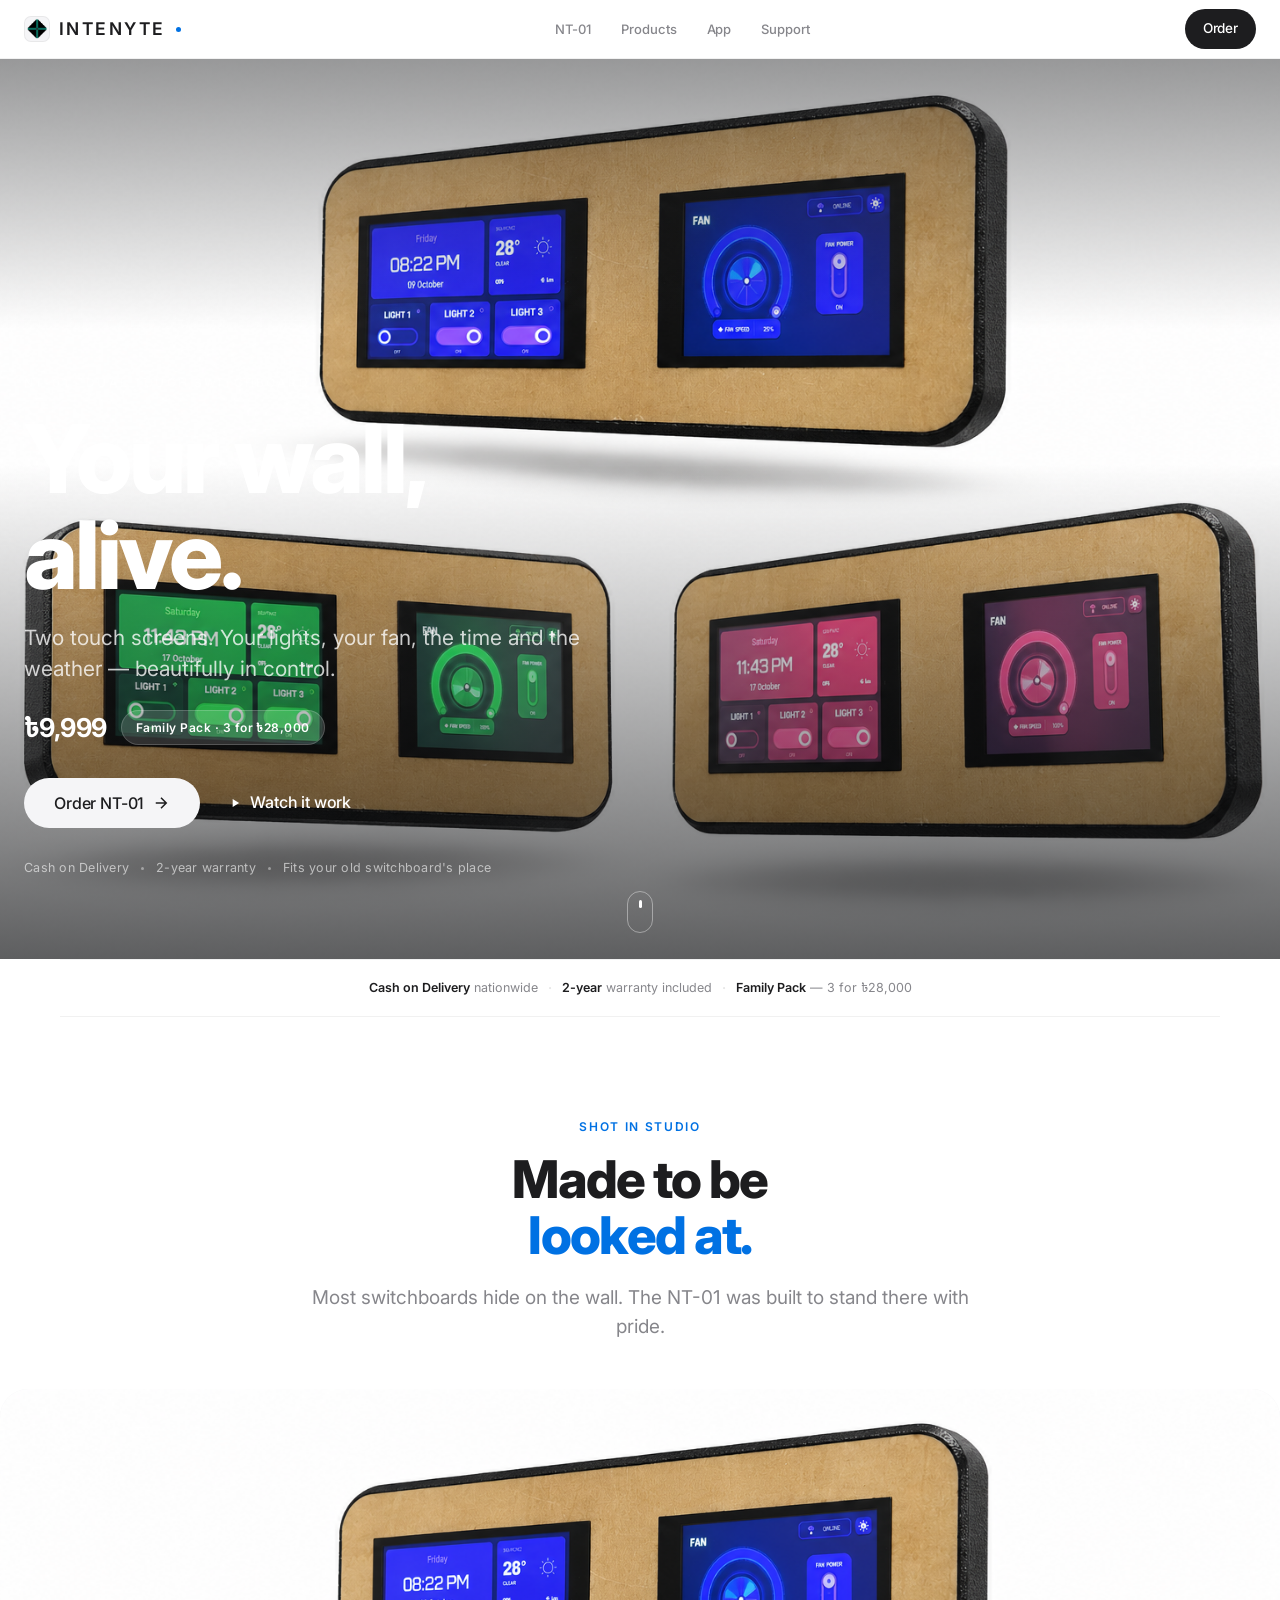
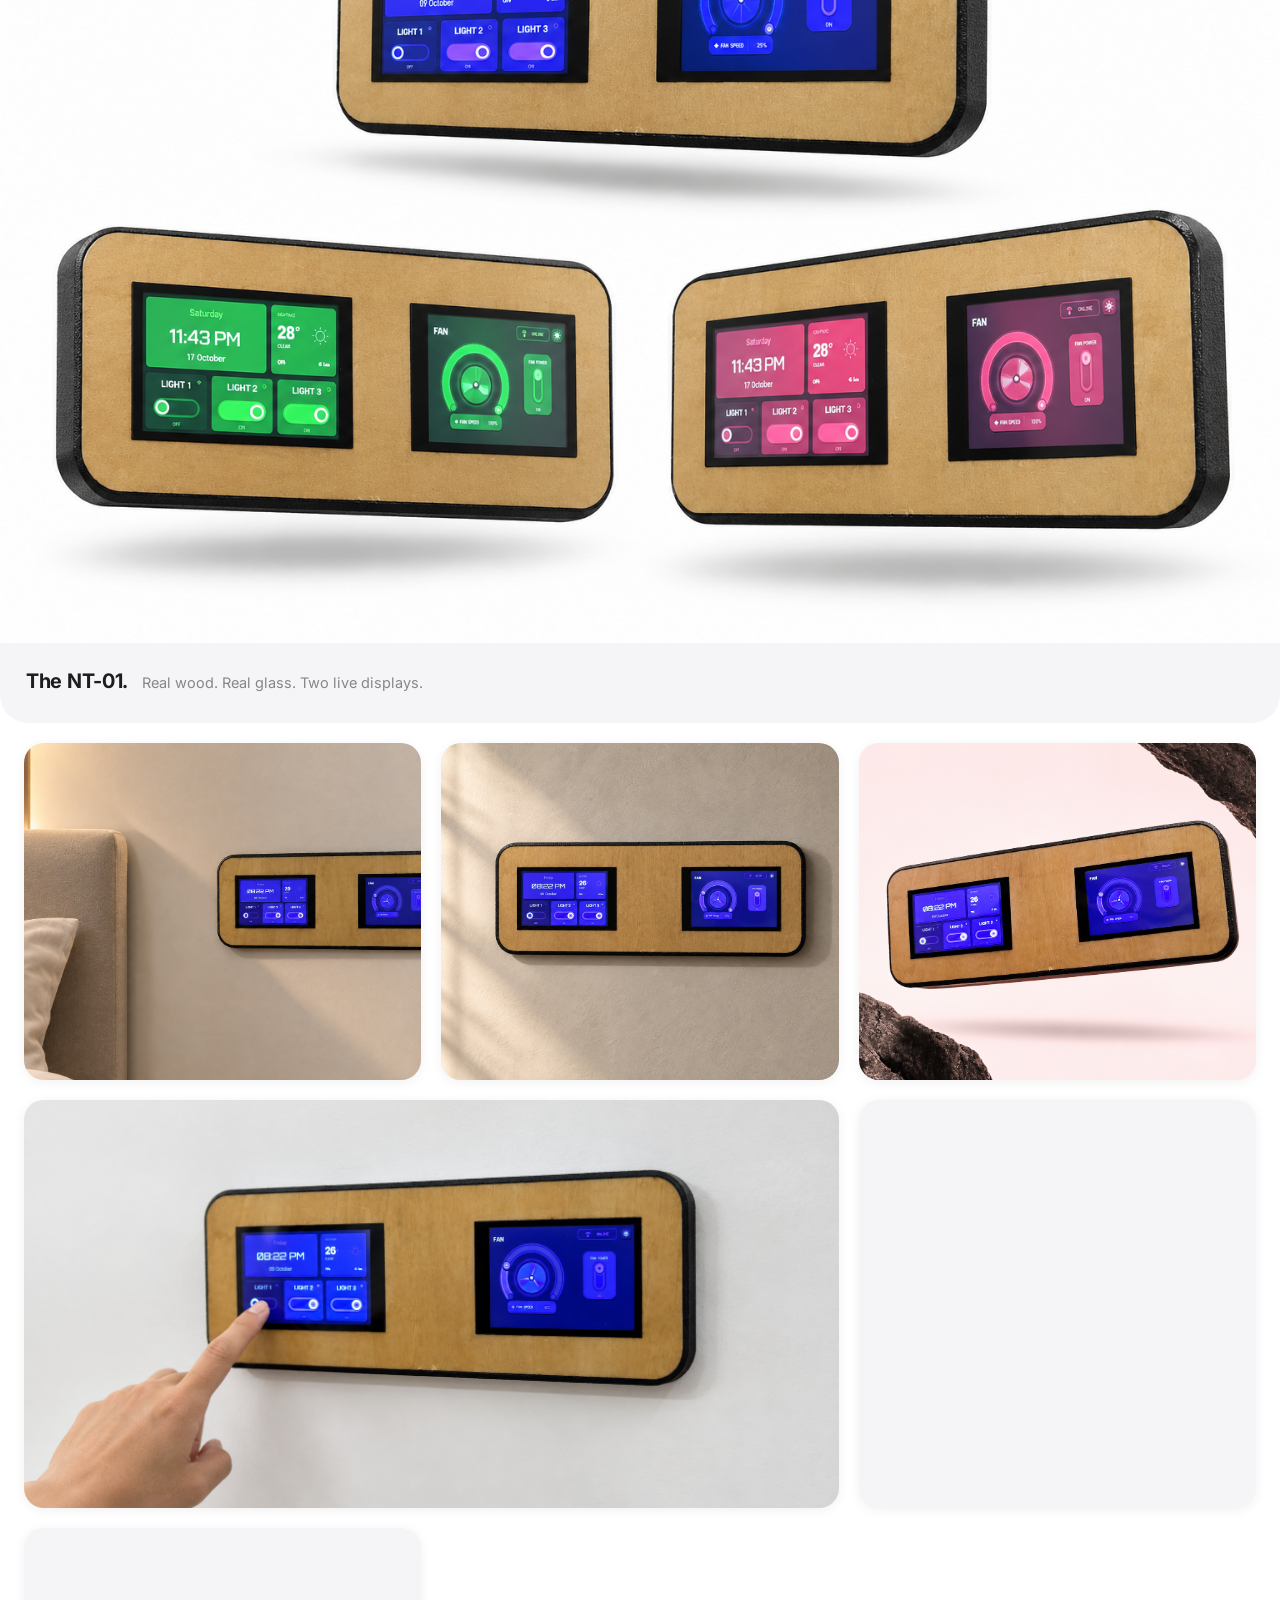
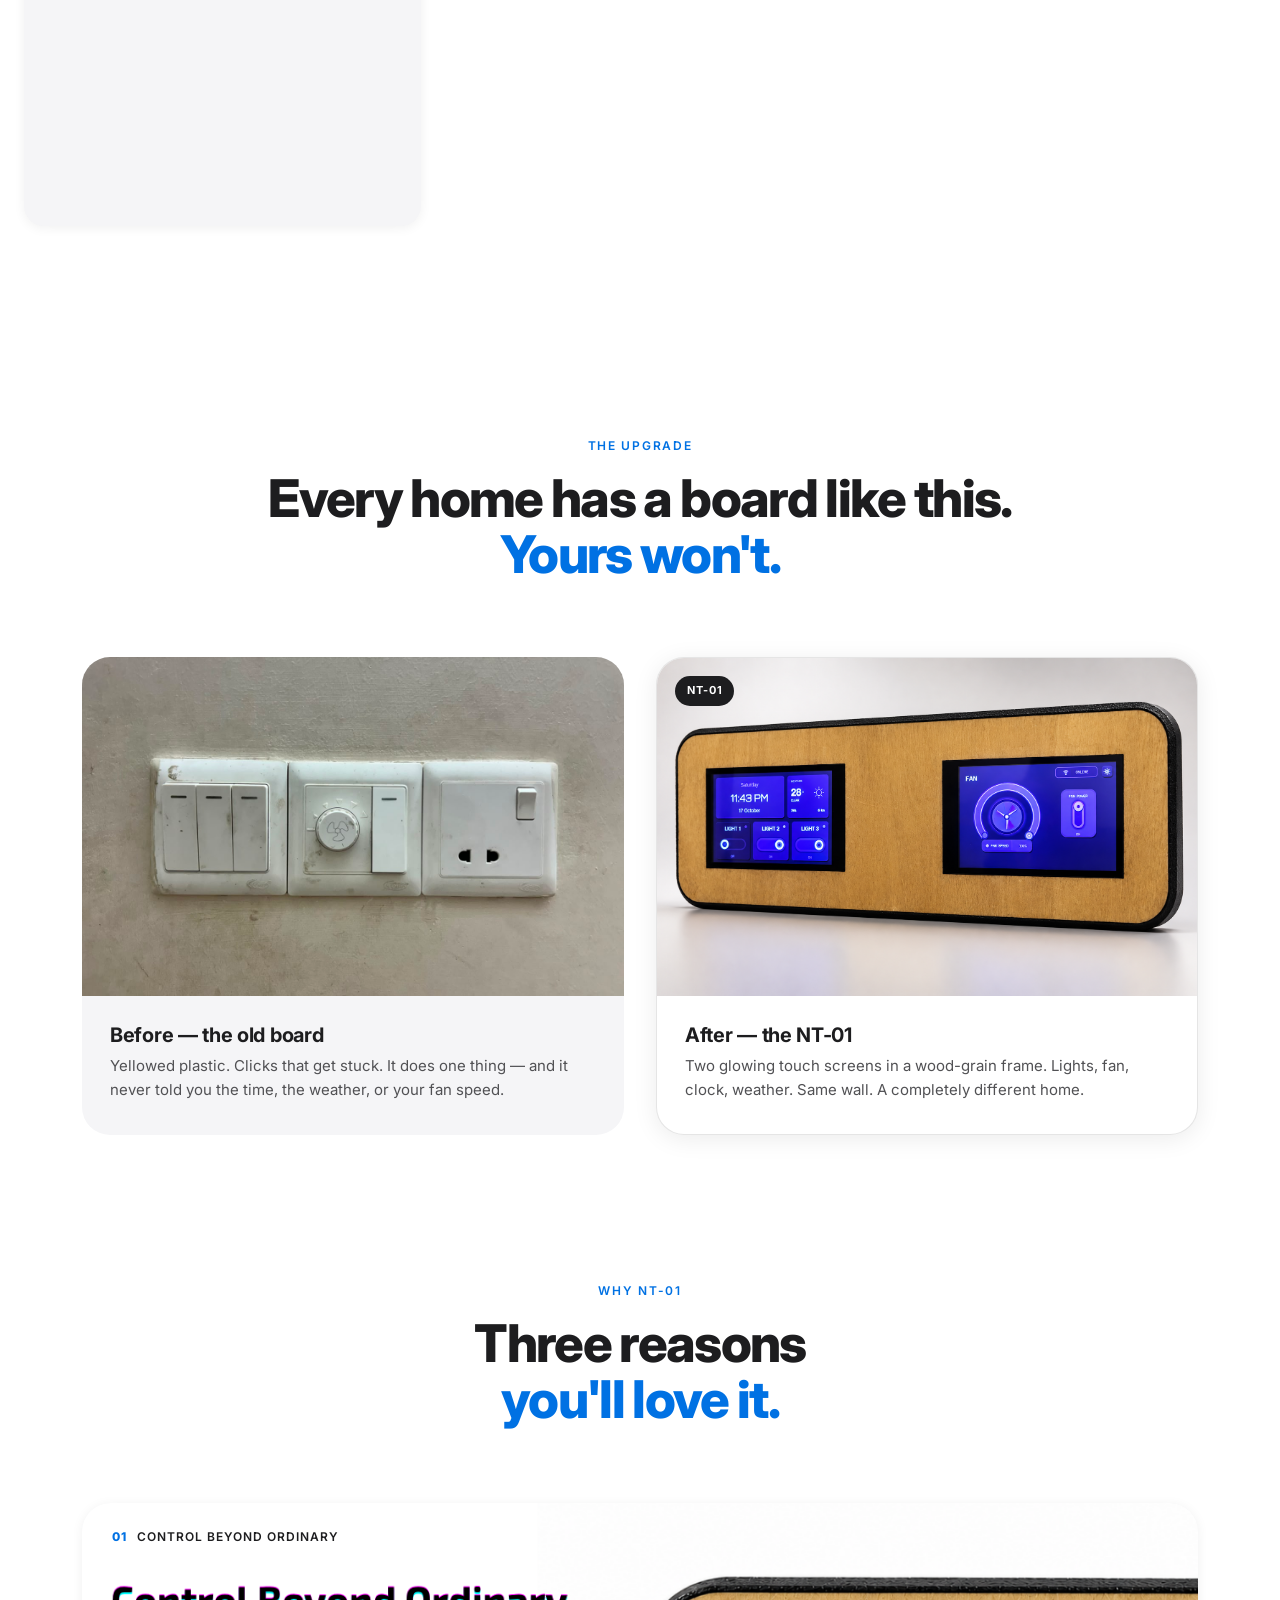
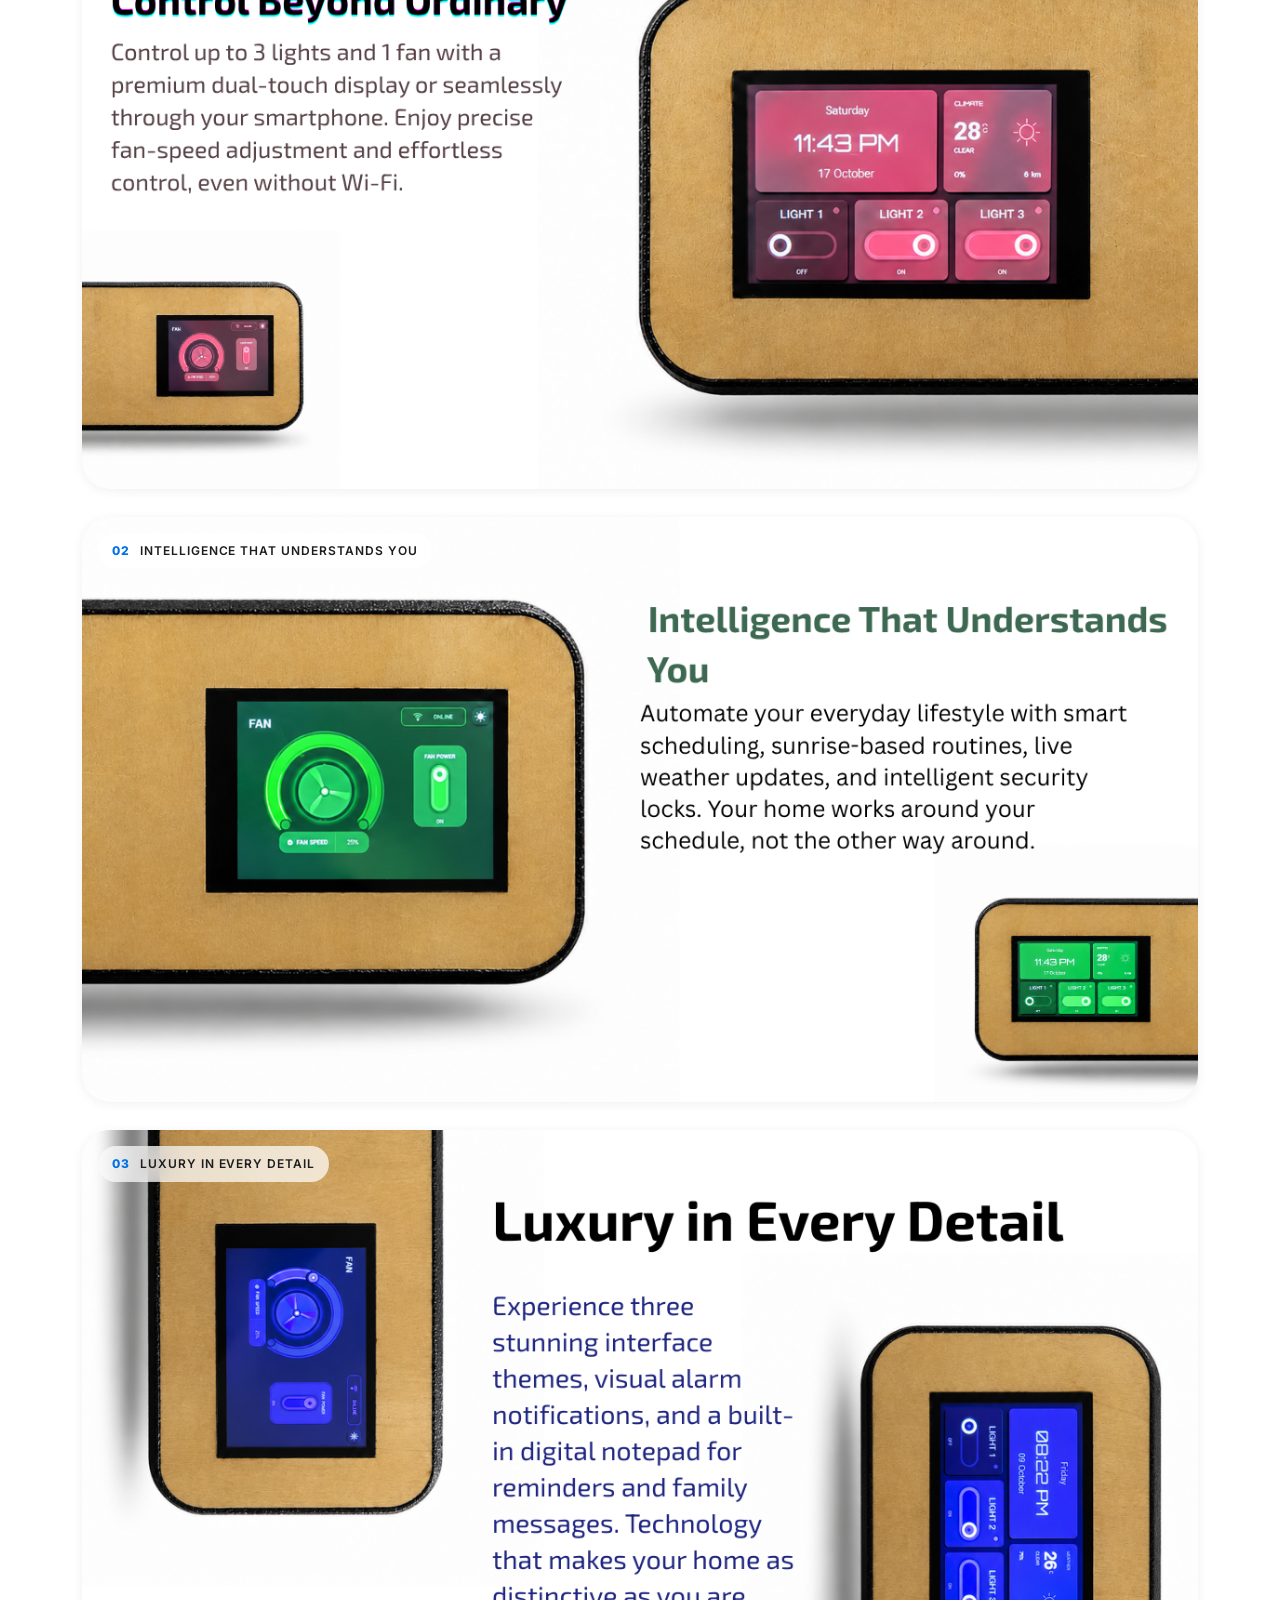
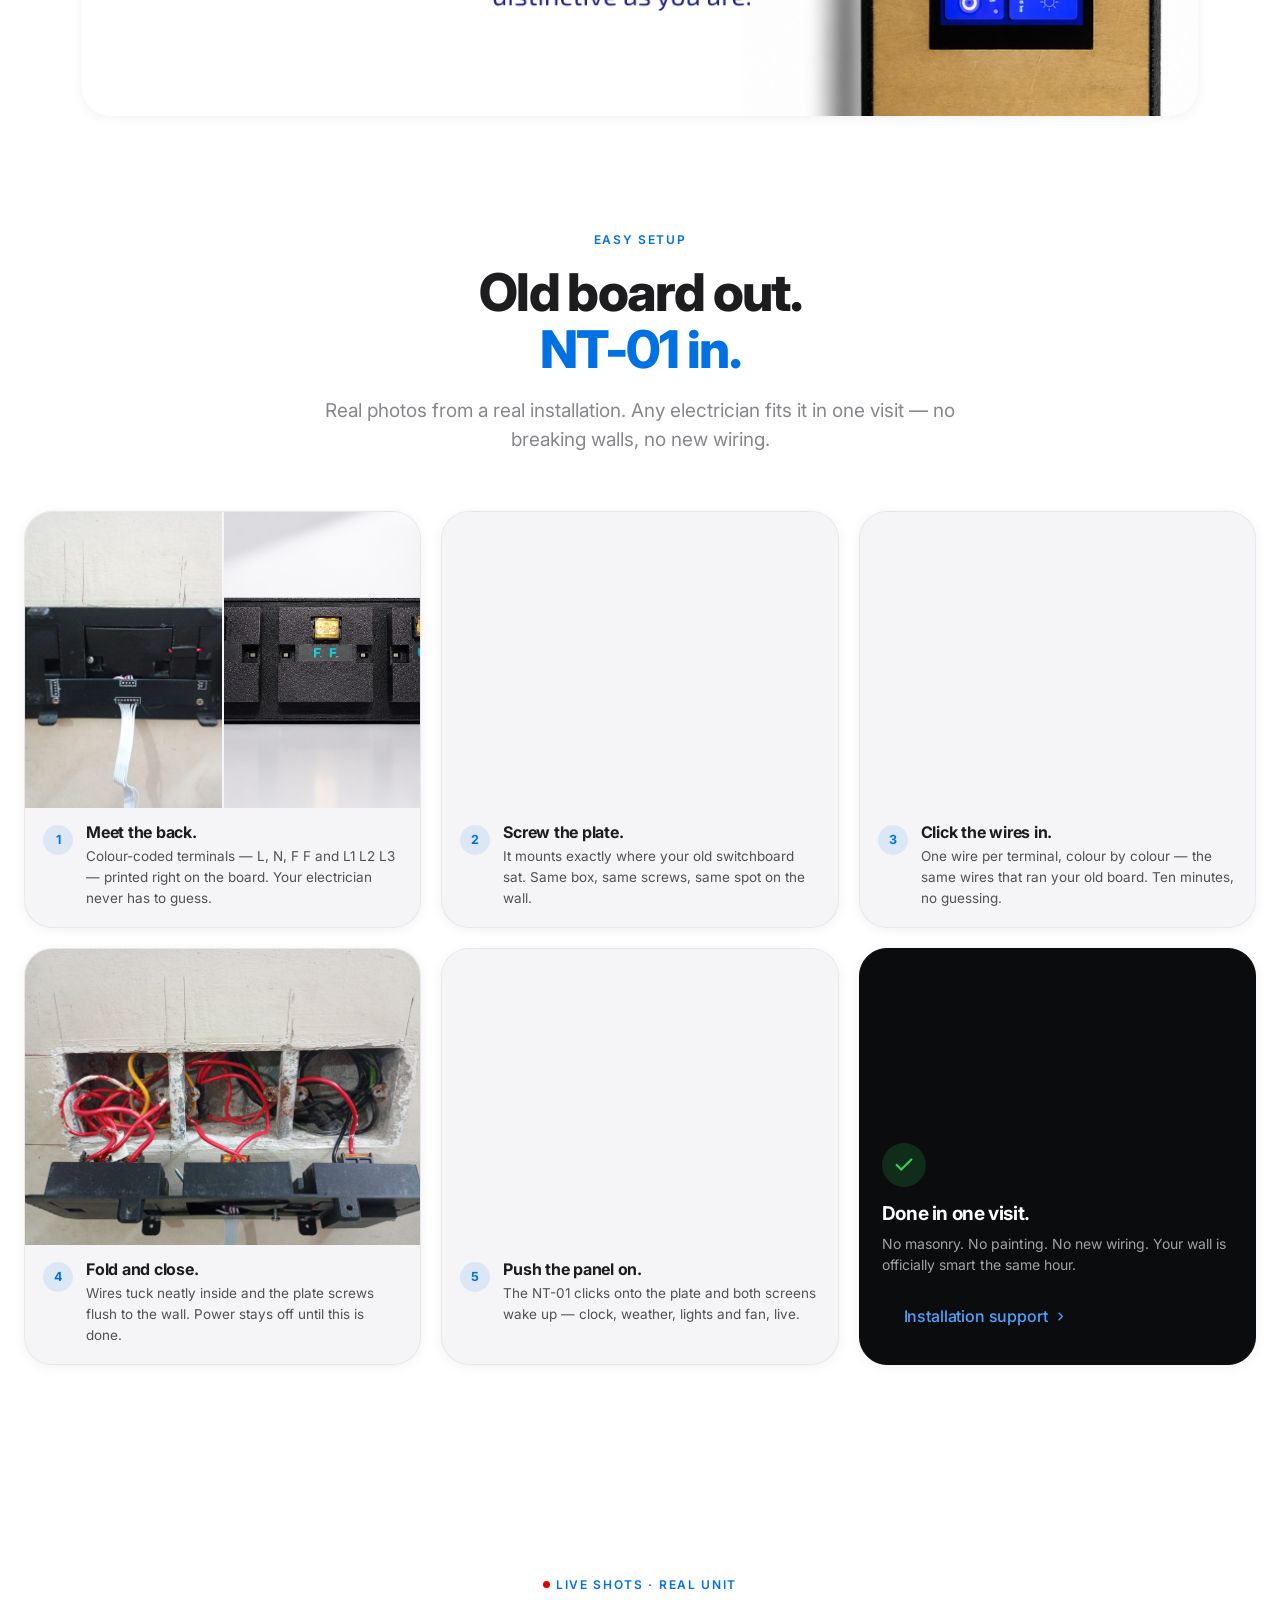
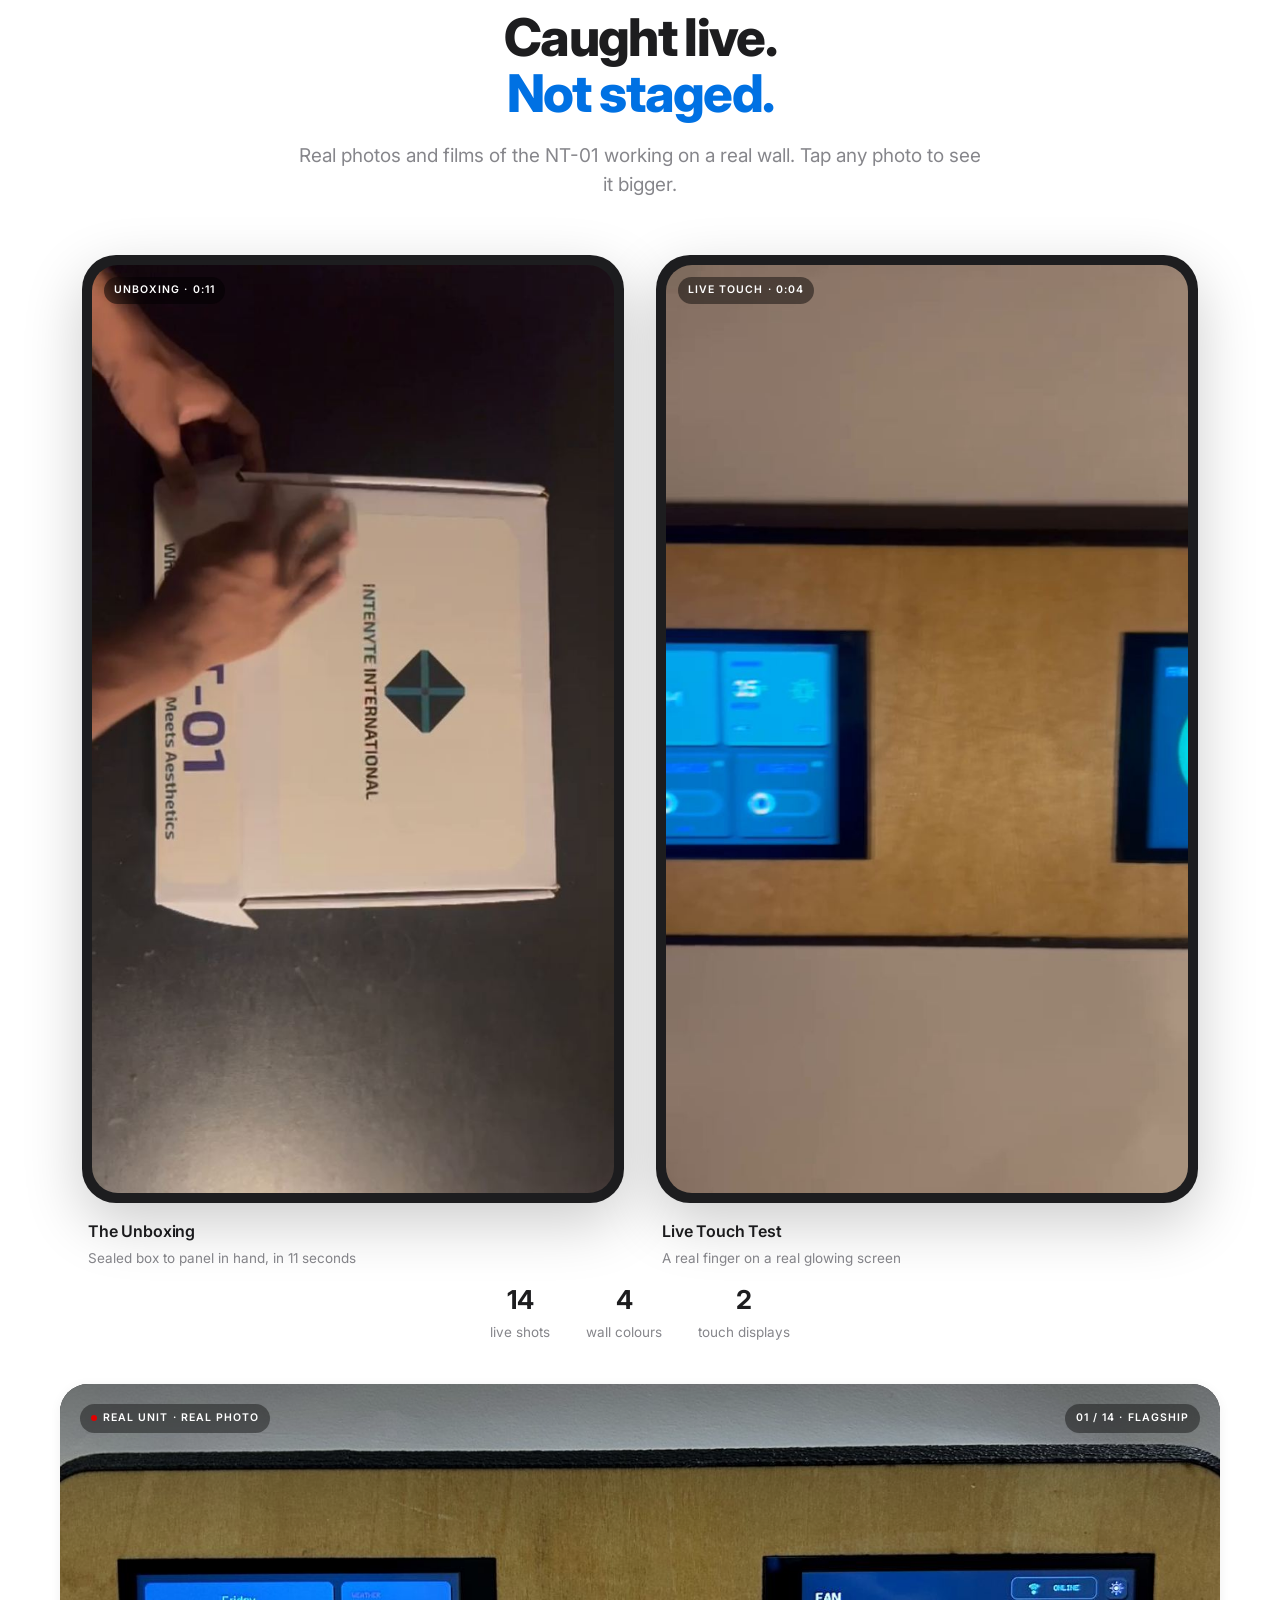
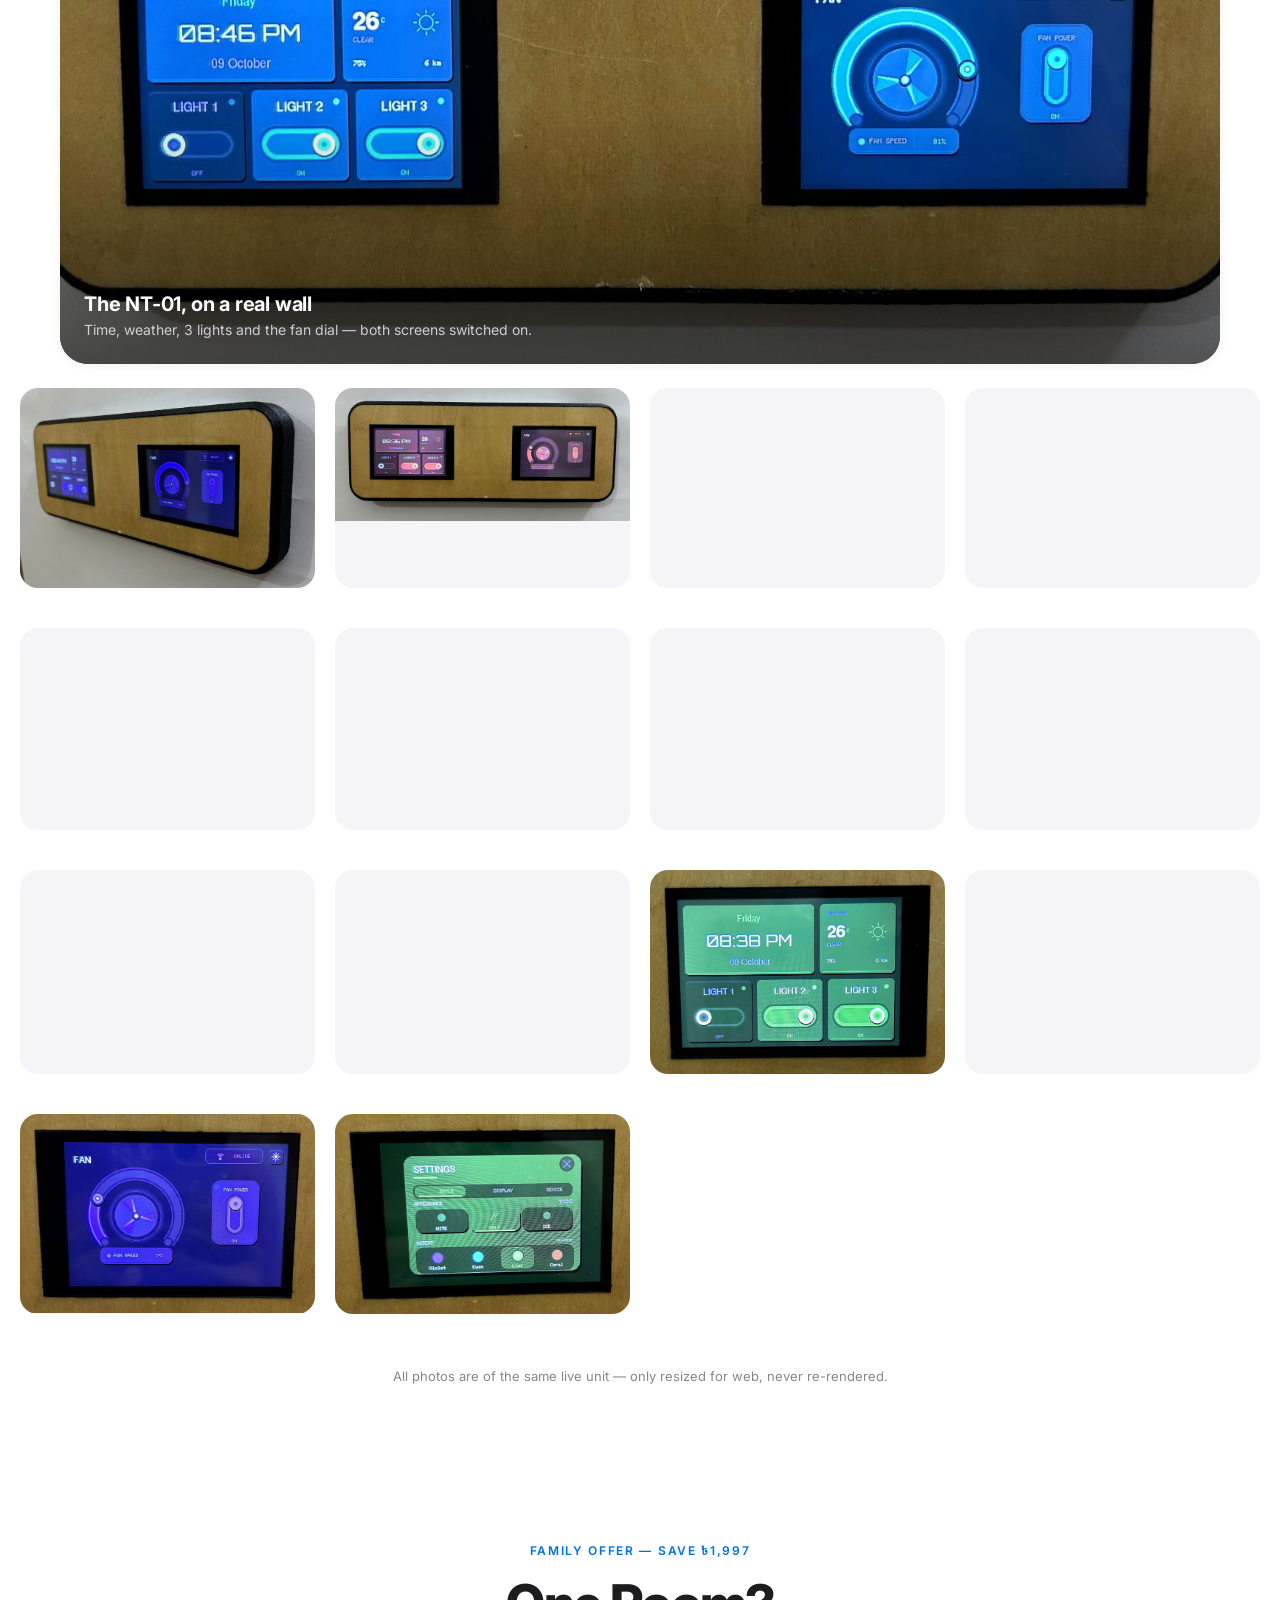
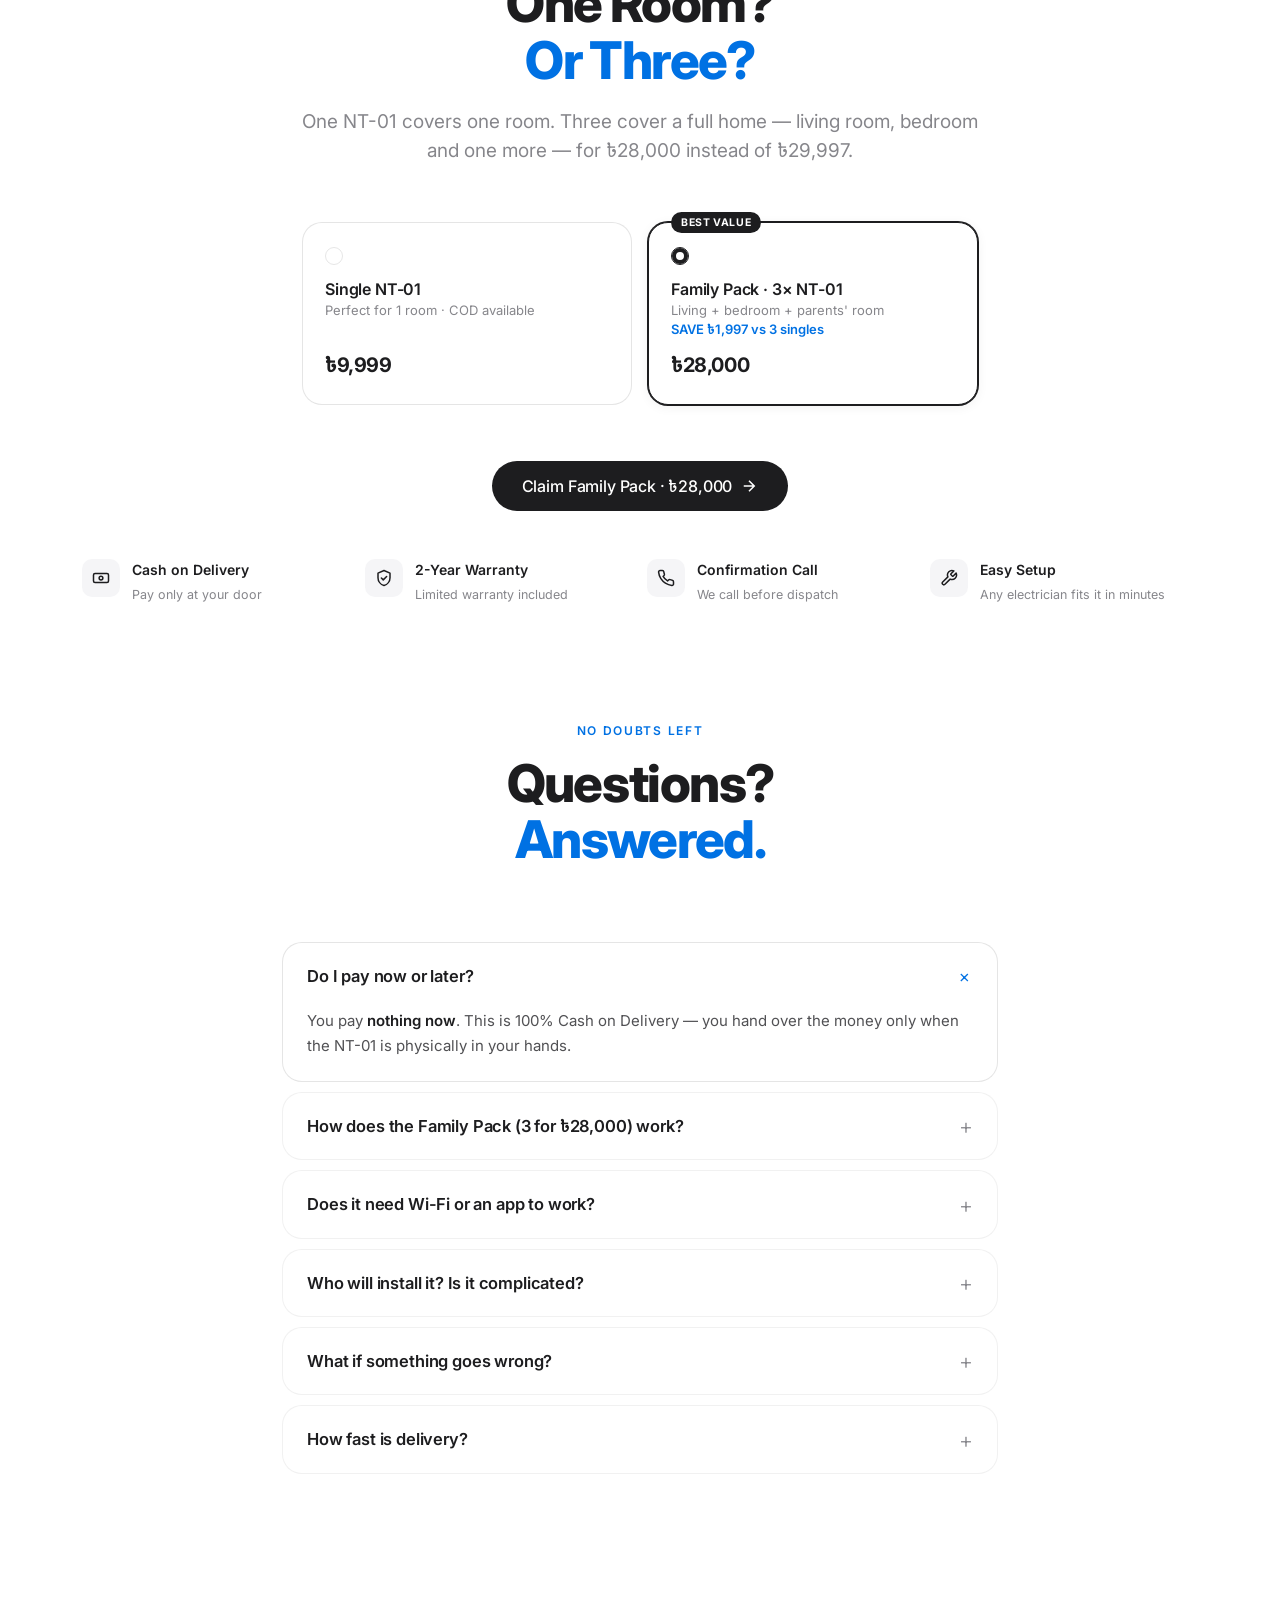
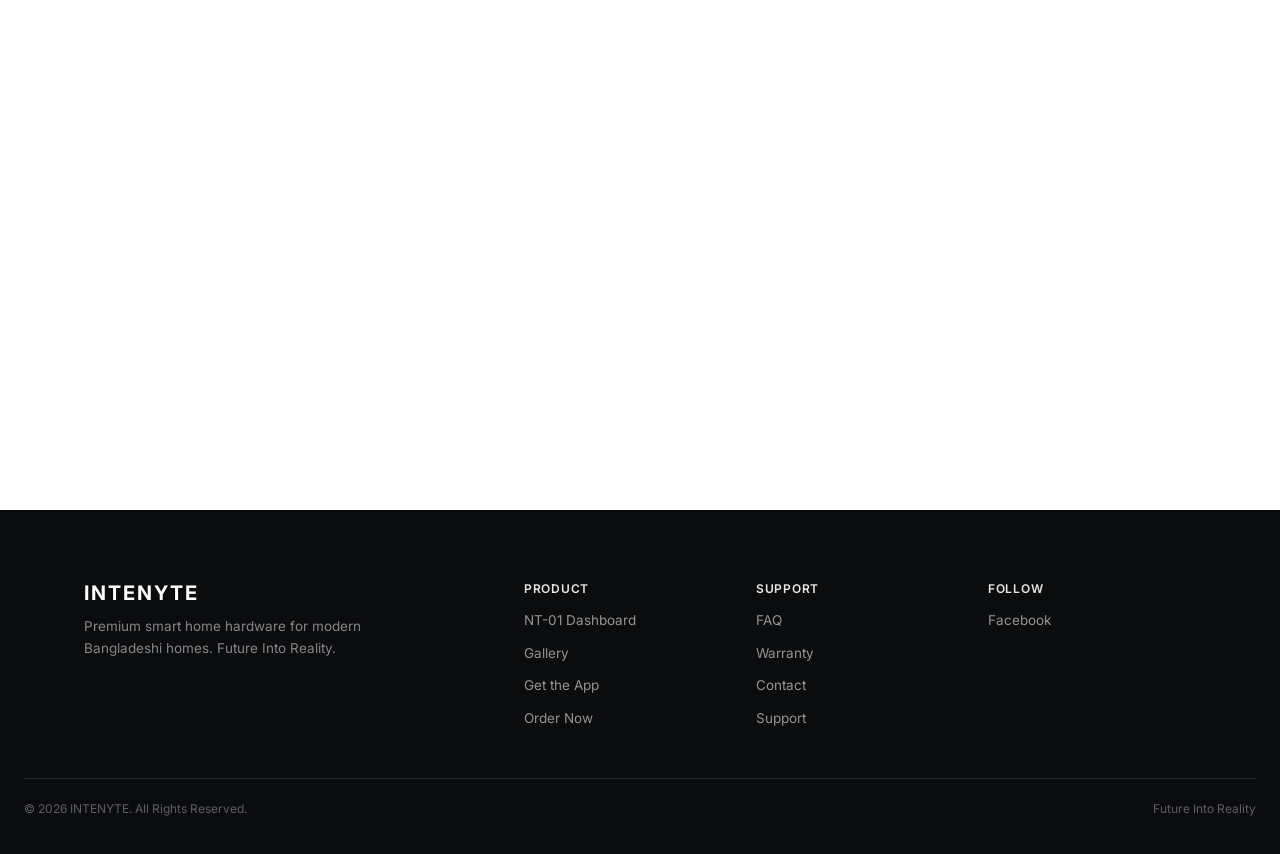
<file: index.html>
<!DOCTYPE html>
<html lang="en">

<head>
<meta charset="UTF-8">
<meta name="viewport" content="width=device-width, initial-scale=1.0, viewport-fit=cover">
<title>INTENYTE NT-01 — Dual Touch Smart Switchboard | ৳9,999, Family Pack 3 for ৳28,000</title>
<meta name="description" content="INTENYTE NT-01 dual-touch smart switchboard: lights, precision fan control, clock and live weather. Single ৳9,999 or Family Pack 3 for ৳28,000. Cash on Delivery, 2-year warranty.">
<meta name="keywords" content="smart switchboard Bangladesh, smart home switchboard, touch switchboard, NT-01, INTENYTE, home automation panel price in Bangladesh">
<meta name="robots" content="index, follow, max-image-preview:large">
<meta name="theme-color" content="#0b0c0e">
<link rel="canonical" href="https://intenyte.com/">
<meta property="og:type" content="website">
<meta property="og:site_name" content="INTENYTE">
<meta property="og:title" content="INTENYTE NT-01 — Dual Touch Smart Home Switchboard | Family Pack 3 for ৳28,000">
<meta property="og:description" content="Real dual-display smart switchboard. Single ৳9,999 · Family Pack 3 for ৳28,000 · COD · 2-year warranty.">
<meta property="og:url" content="https://intenyte.com/">
<meta property="og:image" content="https://intenyte.com/img/img/duo-angle.png">
<meta name="twitter:card" content="summary_large_image">
<meta name="twitter:title" content="INTENYTE NT-01 — Dual Touch Smart Switchboard for Modern Homes">
<meta name="twitter:description" content="Dual touch display. Precision fan control. Wi-Fi + offline. Family Pack 3 for ৳28,000.">
<meta name="twitter:image" content="https://intenyte.com/img/img/duo-angle.png">
<link rel="preload" as="image" href="img/img/duo-angle.png" fetchpriority="high">
<script type="application/ld+json">{"@context":"https://schema.org","@type":"Product","name":"INTENYTE NT-01 Smart Switchboard","brand":{"@type":"Brand","name":"INTENYTE"},"description":"Dual-display smart home switchboard with touch control, precision fan speed, Wi-Fi + offline mode, clock and live weather.","image":"https://intenyte.com/img/img/duo-angle.png","offers":{"@type":"Offer","priceCurrency":"BDT","price":"9999","availability":"https://schema.org/InStock","url":"https://intenyte.com/order"}}</script>
<link rel="icon" type="image/png" href="img/INTENYTE--LOGO.png">
<link rel="apple-touch-icon" href="img/INTENYTE--LOGO.png">
<link rel="preconnect" href="https://fonts.googleapis.com">
<link rel="preconnect" href="https://fonts.gstatic.com" crossorigin>
<link href="https://fonts.googleapis.com/css2?family=Noto+Sans+Bengali:wght@400;500;600;700&family=Inter:wght@400;500;600;700;800&display=swap" rel="stylesheet">
<link rel="stylesheet" href="style.css">
<!-- Meta Pixel Code -->
<script>!function(f,b,e,v,n,t,s){if(f.fbq)return;n=f.fbq=function(){n.callMethod?n.callMethod.apply(n,arguments):n.queue.push(arguments)};if(!f._fbq)f._fbq=n;n.push=n;n.loaded=!0;n.version='2.0';n.queue=[];t=b.createElement(e);t.async=!0;t.src=v;s=b.getElementsByTagName(e)[0];s.parentNode.insertBefore(t,s)}(window,document,'script','https://connect.facebook.net/en_US/fbevents.js'); fbq('init', '1884692699178716'); fbq('track', 'PageView');</script>
<noscript><img height="1" width="1" style="display:none" src="https://www.facebook.com/tr?id=1884692699178716&ev=PageView&noscript=1"/></noscript>
<!-- End Meta Pixel Code -->
<script>if(typeof fbq!=='undefined'){fbq('track','ViewContent',{content_name:'INTENYTE NT-01',content_category:'Smart Switchboard',content_ids:['nt-01'],content_type:'product',value:9999,currency:'BDT'});}</script>
</head>

<body>

<!-- HEADER -->
<header class="header">
<nav class="navbar">
    <a href="/" class="logo"><img class="logo-img" src="img/INTENYTE--LOGO.png" alt="INTENYTE logo" width="64" height="64">INTENYTE</a>
    <ul class="nav-links" id="navLinks">
        <li><a href="/product">NT-01</a></li>
        <li><a href="/products/">Products</a></li>
        <li><a href="/app/">App</a></li>
        <li><a href="/support/">Support</a></li>
        <li class="mobile-nav-cta">
            <a href="/order" class="nav-btn">Order NT-01</a>
        </li>
    </ul>
    <a href="/order" class="nav-btn desktop-nav-btn">Order</a>
    <button class="menu-toggle" id="menuToggle" aria-label="Toggle navigation" aria-expanded="false">
        <span></span>
        <span></span>
        <span></span>
    </button>
</nav>
</header>

<!-- HERO — CINEMATIC VIDEO, SOUND OFF -->
<section class="hero-cinema" id="home">
    <video class="hero-video" autoplay muted loop playsinline preload="auto"
        poster="img/img/duo-angle.png" aria-hidden="true" tabindex="-1">
        <source src="img/hero_vedio.mp4" type="video/mp4">
    </video>
    <div class="hero-cinema-shade"></div>
    <div class="hero-cinema-copy">
        <p class="hero-cinema-eyebrow">NT-01 · Dual Touch Switchboard</p>
        <h1 class="hero-cinema-title">Your wall,<br>alive.</h1>
        <p class="hero-cinema-sub">Two touch screens. Your lights, your fan, the time and the weather — beautifully in control.</p>
        <div class="hero-cinema-price">
            <span class="hc-price">৳9,999</span>
            <span class="hc-chip">Family Pack · 3 for ৳28,000</span>
        </div>
        <div class="hero-cinema-cta">
            <a href="/order" class="primary-btn light">Order NT-01
                <svg width="18" height="18" viewBox="0 0 24 24" fill="none" stroke="currentColor" stroke-width="2"><path d="M5 12h14M12 5l7 7-7 7"/></svg>
            </a>
            <a href="#video" class="hc-watch">
                <svg width="14" height="14" viewBox="0 0 24 24" fill="currentColor" aria-hidden="true"><path d="M8 5v14l11-7z"/></svg>
                Watch it work
            </a>
        </div>
        <div class="hero-cinema-trust">
            <span>Cash on Delivery</span><i></i><span>2-year warranty</span><i></i><span>Fits your old switchboard's place</span>
        </div>
    </div>
    <div class="hero-scroll-cue" aria-hidden="true"><span></span></div>
</section>

<!-- TRUST STRIP -->
<div class="trust-strip" aria-label="Why trust INTENYTE">
    <div class="trust-chip"><span><b>Cash on Delivery</b> nationwide</span></div>
    <div class="trust-chip"><span><b>2-year</b> warranty included</span></div>
    <div class="trust-chip"><span><b>Family Pack</b> — 3 for ৳28,000</span></div>
</div>

<!-- STUDIO — COOL PICS -->
<section class="studio" aria-label="Studio photographs of NT-01">
    <div class="studio-head">
        <div class="section-badge">SHOT IN STUDIO</div>
        <h2 class="section-title">Made to be<br><span class="gold-text">looked at.</span></h2>
        <p class="section-subtitle">Most switchboards hide on the wall. The NT-01 was built to stand there with pride.</p>
    </div>

    <figure class="studio-hero">
        <img src="img/img/duo-angle.png" alt="INTENYTE NT-01 dual touch smart switchboard in studio light — home screen and fan dial glowing blue on a wood-grain body" fetchpriority="high" decoding="async">
        <figcaption><strong>The NT-01.</strong><span>Real wood. Real glass. Two live displays.</span></figcaption>
    </figure>

    <div class="studio-grid">
        <figure class="studio-card tall showcase-image">
            <img src="img/img/bedroom.png" alt="NT-01 smart switchboard on a bedroom wall beside the bed, both screens glowing blue" loading="lazy" decoding="async">
            <figcaption><strong>Your room, one touch away</strong><span>Never leave the bed to switch off again</span></figcaption>
        </figure>
        <figure class="studio-card showcase-image">
            <img src="img/img/wall-sunlight.png" alt="NT-01 smart switchboard on a sunlit wall, purple dual display" loading="lazy" decoding="async">
            <figcaption><strong>Born for your walls</strong><span>A finish that belongs in a modern home</span></figcaption>
        </figure>
        <figure class="studio-card showcase-image">
            <img src="img/img/float-rocks.png" alt="NT-01 dual-screen smart switchboard floating between two stones, studio shot" loading="lazy" decoding="async">
            <figcaption><strong>Light as design</strong><span>Engineered to float on any wall</span></figcaption>
        </figure>
        <figure class="studio-card wide showcase-image">
            <img src="img/img/touch-hand.png" alt="A finger touching the glowing NT-01 home screen on the wall" loading="lazy" decoding="async">
            <figcaption><strong>Tap. It answers.</strong><span>Touch response you will fall in love with</span></figcaption>
        </figure>
        <figure class="studio-card showcase-image">
            <img src="img/img/duo-coral.png" alt="NT-01 front view with coral-pink theme across both touch displays" loading="lazy" decoding="async">
            <figcaption><strong>Colours that match your mood</strong><span>Four live themes. Change anytime.</span></figcaption>
        </figure>
        <figure class="studio-card showcase-image">
            <img src="img/img/app-hand.png" alt="The INTENYTE app running on a smartphone, controlling NT-01 lights and fan from a hand" loading="lazy" decoding="async">
            <figcaption><strong>Control it from anywhere</strong><span>From your sofa — or from another city</span></figcaption>
        </figure>
    </div>
</section>

<!-- COMPARISON — BEFORE / AFTER -->
<section class="comparison">
<div class="section-header">
    <div class="section-badge">THE UPGRADE</div>
    <h2 class="section-title">Every home has a board like this.<br><span class="gold-text">Yours won't.</span></h2>
</div>
<div class="comparison-grid">
    <div class="compare-card">
        <div class="compare-image">
            <img src="img/old_board.jpeg" alt="Old yellowed mechanical switchboard with plastic switches on a wall" loading="lazy" decoding="async">
        </div>
        <div class="compare-content">
            <h3>Before — the old board</h3>
            <p>Yellowed plastic. Clicks that get stuck. It does one thing — and it never told you the time, the weather, or your fan speed.</p>
        </div>
    </div>
    <div class="compare-card featured">
        <div class="badge">NT-01</div>
        <div class="compare-image">
            <img src="img/img/trio-float.png" alt="Three INTENYTE NT-01 smart switchboards floating in studio light — blue, green and coral themes" loading="lazy" decoding="async">
        </div>
        <div class="compare-content">
            <h3>After — the NT-01</h3>
            <p>Two glowing touch screens in a wood-grain frame. Lights, fan, clock, weather. Same wall. A completely different home.</p>
        </div>
    </div>
</div>
</section>

<!-- FEATURES — 3 -->
<section class="features" id="features">
<div class="section-header">
    <div class="section-badge">WHY NT-01</div>
    <h2 class="section-title">Three reasons<br><span class="gold-text">you'll love it.</span></h2>
</div>
<div class="nt-feature-stack">
    <figure class="nt-feature-frame showcase-image">
        <img src="img/img/feature-control.png" alt="Control Beyond Ordinary — NT-01 controls 3 lights and 1 fan by touch or phone, with precise fan speed, even without Wi-Fi" loading="lazy" decoding="async">
        <figcaption class="nt-feature-cap"><span class="nt-feature-num">01</span>Control beyond ordinary</figcaption>
    </figure>
    <figure class="nt-feature-frame showcase-image">
        <img src="img/img/feature-intelligence.png" alt="Intelligence That Understands You — smart schedules, sunrise routines, live weather and security locks on NT-01" loading="lazy" decoding="async">
        <figcaption class="nt-feature-cap"><span class="nt-feature-num">02</span>Intelligence that understands you</figcaption>
    </figure>
    <figure class="nt-feature-frame showcase-image">
        <img src="img/img/feature-luxury.png" alt="Luxury in Every Detail — three interface themes, visual alarms and a built-in digital notepad on NT-01" loading="lazy" decoding="async">
        <figcaption class="nt-feature-cap"><span class="nt-feature-num">03</span>Luxury in every detail</figcaption>
    </figure>
</div>
</section>

<!-- INSTALLATION — PHOTO GUIDE -->
<section class="install" id="install">
<div class="section-header">
    <div class="section-badge">EASY SETUP</div>
    <h2 class="section-title">Old board out.<br><span class="gold-text">NT-01 in.</span></h2>
    <p class="section-subtitle">Real photos from a real installation. Any electrician fits it in one visit — no breaking walls, no new wiring.</p>
</div>
<div class="howto-grid">
    <figure class="howto-card showcase-image">
        <div class="howto-media howto-media--duo">
            <img src="img/instalation/back.jpeg" alt="Back of the NT-01 smart switchboard showing the printed wiring label and connecting ribbon" loading="lazy" decoding="async">
            <img src="img/img/rear-terminals.png" alt="Studio view of the NT-01 terminal module with labelled L N, F F and L1 L2 L3 brass connectors" loading="lazy" decoding="async">
        </div>
        <figcaption class="howto-body">
            <span class="howto-num">1</span>
            <div><h3>Meet the back.</h3><p>Colour-coded terminals — L, N, F F and L1 L2 L3 — printed right on the board. Your electrician never has to guess.</p></div>
        </figcaption>
    </figure>
    <figure class="howto-card showcase-image">
        <div class="howto-media"><img src="img/instalation/plate.jpeg" alt="NT-01 mounting plate held against the old three-switch wall box during installation" loading="lazy" decoding="async"></div>
        <figcaption class="howto-body">
            <span class="howto-num">2</span>
            <div><h3>Screw the plate.</h3><p>It mounts exactly where your old switchboard sat. Same box, same screws, same spot on the wall.</p></div>
        </figcaption>
    </figure>
    <figure class="howto-card showcase-image">
        <div class="howto-media"><img src="img/instalation/wires.jpeg" alt="Close-up of a wire being clicked into a colour-coded terminal on the NT-01 module" loading="lazy" decoding="async"></div>
        <figcaption class="howto-body">
            <span class="howto-num">3</span>
            <div><h3>Click the wires in.</h3><p>One wire per terminal, colour by colour — the same wires that ran your old board. Ten minutes, no guessing.</p></div>
        </figcaption>
    </figure>
    <figure class="howto-card showcase-image">
        <div class="howto-media"><img src="img/instalation/tuck.jpeg" alt="NT-01 mounting plate screwed to the wall with all wires folded neatly inside" loading="lazy" decoding="async"></div>
        <figcaption class="howto-body">
            <span class="howto-num">4</span>
            <div><h3>Fold and close.</h3><p>Wires tuck neatly inside and the plate screws flush to the wall. Power stays off until this is done.</p></div>
        </figcaption>
    </figure>
    <figure class="howto-card showcase-image">
        <div class="howto-media"><img src="img/instalation/wiring.jpeg" alt="Wiring plugs connected to the back of the NT-01 during a real installation" loading="lazy" decoding="async"></div>
        <figcaption class="howto-body">
            <span class="howto-num">5</span>
            <div><h3>Push the panel on.</h3><p>The NT-01 clicks onto the plate and both screens wake up — clock, weather, lights and fan, live.</p></div>
        </figcaption>
    </figure>
    <div class="howto-card howto-done showcase-image">
        <span class="howto-tick"><svg width="22" height="22" viewBox="0 0 24 24" fill="none" stroke="currentColor" stroke-width="2.4" stroke-linecap="round" stroke-linejoin="round"><path d="M20 6L9 17l-5-5"/></svg></span>
        <h3>Done in one visit.</h3>
        <p>No masonry. No painting. No new wiring. Your wall is officially smart the same hour.</p>
        <a href="/support/" class="secondary-btn">Installation support
            <svg width="15" height="15" viewBox="0 0 24 24" fill="none" stroke="currentColor" stroke-width="2"><path d="M9 18l6-6-6-6"/></svg>
        </a>
    </div>
</div>
</section>

<!-- GALLERY — REAL LIVE SHOTS + FILMS -->
<section class="gallery" id="gallery">
<div class="section-header real-gallery-head">
    <div class="section-badge"><span class="live-dot"></span>LIVE SHOTS · REAL UNIT</div>
    <h2 class="section-title">Caught live.<br><span class="gold-text">Not staged.</span></h2>
    <p class="section-subtitle">Real photos and films of the NT-01 working on a real wall. Tap any photo to see it bigger.</p>
</div>

<div class="video-row" id="video">
    <div>
        <div class="phone-frame">
            <span class="phone-tag">UNBOXING · 0:11</span>
            <div class="phone-screen">
                <video src="img/gallery/nt01-unboxing.mp4" poster="img/gallery/poster-unboxing.jpg" muted autoplay loop playsinline preload="metadata"></video>
            </div>
        </div>
        <div class="phone-label"><strong>The Unboxing</strong><span>Sealed box to panel in hand, in 11 seconds</span></div>
    </div>
    <div>
        <div class="phone-frame">
            <span class="phone-tag">LIVE TOUCH · 0:04</span>
            <div class="phone-screen">
                <video src="img/gallery/nt01-touch-live.mp4" poster="img/gallery/poster-touch.jpg" muted autoplay loop playsinline preload="metadata"></video>
            </div>
        </div>
        <div class="phone-label"><strong>Live Touch Test</strong><span>A real finger on a real glowing screen</span></div>
    </div>
</div>

<div class="rg-stats">
    <div class="rg-stat"><strong>14</strong>live shots</div>
    <div class="rg-stat"><strong>4</strong>wall colours</div>
    <div class="rg-stat"><strong>2</strong>touch displays</div>
</div>
<div class="rg-featured gallery-item" data-caption="NT-01 flagship — Ice Blue dual display, both screens live">
    <img src="img/gallery/hero-blue-wall.jpg" alt="Real INTENYTE NT-01 smart switchboard on wall — ice blue dual display with clock, weather, lights and fan control" loading="lazy" decoding="async">
    <div class="rg-featured-shade"></div>
    <div class="rg-featured-top">
        <span class="rg-live"><i></i>REAL UNIT · REAL PHOTO</span>
        <span class="rg-count">01 / 14 · FLAGSHIP</span>
    </div>
    <div class="rg-featured-cap">
        <div>
            <h3>The NT-01, on a real wall</h3>
            <p>Time, weather, 3 lights and the fan dial — both screens switched on.</p>
        </div>
    </div>
</div>
<div class="rg-grid">
    <div class="rg-card gallery-item" data-caption="Violet from the side — slim royal profile">
        <img src="img/gallery/angle-violet-34.jpg" alt="NT-01 in violet from a side angle showing slim profile" loading="lazy" decoding="async">
        <div class="rg-cap"><strong>Royal profile</strong><span>Slim on any wall</span></div>
    </div>
    <div class="rg-card gallery-item" data-caption="Coral theme — warm and glowing">
        <img src="img/gallery/wall-coral.jpg" alt="NT-01 coral theme glowing on wall" loading="lazy" decoding="async">
        <div class="rg-cap"><strong>Coral glow</strong><span>Warm evening mood</span></div>
    </div>
    <div class="rg-card gallery-item" data-caption="Ice Blue theme — cool and calm">
        <img src="img/gallery/wall-ice.jpg" alt="NT-01 ice blue theme on wall" loading="lazy" decoding="async">
        <div class="rg-cap"><strong>Ice calm</strong><span>Cool daylight look</span></div>
    </div>
    <div class="rg-card gallery-item" data-caption="Lime theme — fresh energy">
        <img src="img/gallery/wall-lime.jpg" alt="NT-01 lime green theme on wall" loading="lazy" decoding="async">
        <div class="rg-cap"><strong>Lime energy</strong><span>Fresh and modern</span></div>
    </div>
    <div class="rg-card gallery-item" data-caption="Violet wide — deep royal glow">
        <img src="img/gallery/wall-violet.jpg" alt="NT-01 violet theme wide wall shot" loading="lazy" decoding="async">
        <div class="rg-cap"><strong>Violet night</strong><span>Deep royal glow</span></div>
    </div>
    <div class="rg-card gallery-item" data-caption="Blue from the side — premium depth">
        <img src="img/gallery/angle-blue-34.jpg" alt="NT-01 blue theme from side angle" loading="lazy" decoding="async">
        <div class="rg-cap"><strong>Angle two</strong><span>Readable from the side</span></div>
    </div>
    <div class="rg-card gallery-item" data-caption="Coral alternate — same live unit">
        <img src="img/gallery/wall-coral-2.jpg" alt="NT-01 coral theme second wall shot" loading="lazy" decoding="async">
        <div class="rg-cap"><strong>Coral II</strong><span>Same unit, new angle</span></div>
    </div>
    <div class="rg-card gallery-item" data-caption="Lime alternate — everyday view">
        <img src="img/gallery/wall-lime-2.jpg" alt="NT-01 lime theme second wall shot" loading="lazy" decoding="async">
        <div class="rg-cap"><strong>Everyday view</strong><span>From your sofa</span></div>
    </div>
    <div class="rg-card gallery-item" data-caption="Ice Blue alternate — crisp straight shot">
        <img src="img/gallery/wall-blue-2.jpg" alt="NT-01 blue theme straight wall photo" loading="lazy" decoding="async">
        <div class="rg-cap"><strong>Clean cut</strong><span>Just the panel</span></div>
    </div>
    <div class="rg-card gallery-item" data-caption="Violet lifestyle — fits modern interiors">
        <img src="img/gallery/wall-violet-2.jpg" alt="NT-01 violet theme lifestyle wall photo" loading="lazy" decoding="async">
        <div class="rg-cap"><strong>On the wall</strong><span>Fits any interior</span></div>
    </div>
    <div class="rg-card gallery-item" data-caption="Home screen macro — clock, weather, lights">
        <img src="img/gallery/macro-home-green.jpg" alt="Close-up of NT-01 home screen with clock weather and light switches" loading="lazy" decoding="async">
        <div class="rg-cap"><strong>Macro detail</strong><span>Every pixel sharp</span></div>
    </div>
    <div class="rg-card gallery-item" data-caption="Fan dial macro — precise speed control">
        <img src="img/gallery/macro-fan-green.jpg" alt="Close-up of NT-01 fan speed dial" loading="lazy" decoding="async">
        <div class="rg-cap"><strong>Fan dial macro</strong><span>Exact speed, always</span></div>
    </div>
    <div class="rg-card gallery-item" data-caption="Fan dial in violet — night mode beauty">
        <img src="img/gallery/macro-fan-violet.jpg" alt="Close-up of NT-01 violet fan dial" loading="lazy" decoding="async">
        <div class="rg-cap"><strong>Night beauty</strong><span>Violet after dark</span></div>
    </div>
    <div class="rg-card gallery-item" data-caption="Settings screen — themes and accents live">
        <img src="img/gallery/macro-settings.jpg" alt="Close-up of NT-01 settings with theme picker" loading="lazy" decoding="async">
        <div class="rg-cap"><strong>Settings, live</strong><span>Your wall, your rules</span></div>
    </div>
</div>
<p class="rg-note">All photos are of the same live unit — only resized for web, never re-rendered.</p>
</section>

<!-- BUNDLE OFFER -->
<section id="bundle">
<div class="section-header">
    <div class="section-badge">FAMILY OFFER — SAVE ৳1,997</div>
    <h2 class="section-title">One Room?<br><span class="gold-text">Or Three?</span></h2>
    <p class="section-subtitle">One NT-01 covers one room. Three cover a full home — living room, bedroom and one more — for ৳28,000 instead of ৳29,997.</p>
</div>
<div class="bundle-grid" id="homeBundles">
    <button class="bundle-card" data-pack="single" data-link="/order?pack=single">
        <span class="bc-radio"></span>
        <span class="bc-info"><strong>Single NT-01</strong><span>Perfect for 1 room · COD available</span></span>
        <span class="bc-price"><span class="now">৳9,999</span></span>
    </button>
    <button class="bundle-card active" data-pack="family" data-link="/order?pack=family">
        <span class="bc-flag">BEST VALUE</span>
        <span class="bc-radio"></span>
        <span class="bc-info"><strong>Family Pack · 3× NT-01</strong><span>Living + bedroom + parents' room</span><span class="bc-save">SAVE ৳1,997 vs 3 singles</span></span>
        <span class="bc-price"><span class="now">৳28,000</span></span>
    </button>
</div>
<div class="rg-cta">
    <a href="/order?pack=family" class="primary-btn royal" id="homeBundleCta">Claim Family Pack · ৳28,000
        <svg width="18" height="18" viewBox="0 0 24 24" fill="none" stroke="currentColor" stroke-width="2"><path d="M5 12h14M12 5l7 7-7 7"/></svg>
    </a>
</div>
<div class="guarantee-band">
    <div class="g-item"><i><svg viewBox="0 0 24 24" fill="none" stroke="currentColor" stroke-width="2" stroke-linecap="round" stroke-linejoin="round"><rect x="2" y="6" width="20" height="12" rx="2"/><circle cx="12" cy="12" r="2.5"/></svg></i><div><strong>Cash on Delivery</strong><span>Pay only at your door</span></div></div>
    <div class="g-item"><i><svg viewBox="0 0 24 24" fill="none" stroke="currentColor" stroke-width="2" stroke-linecap="round" stroke-linejoin="round"><path d="M12 2l8 3.5v6c0 5-3.4 9.3-8 10.5-4.6-1.2-8-5.5-8-10.5v-6L12 2z"/><path d="M8.5 12l2.5 2.5 4.5-4.5"/></svg></i><div><strong>2-Year Warranty</strong><span>Limited warranty included</span></div></div>
    <div class="g-item"><i><svg viewBox="0 0 24 24" fill="none" stroke="currentColor" stroke-width="2" stroke-linecap="round" stroke-linejoin="round"><path d="M22 16.92v3a2 2 0 0 1-2.18 2 19.79 19.79 0 0 1-8.63-3.07 19.5 19.5 0 0 1-6-6A19.79 19.79 0 0 1 2.12 4.18 2 2 0 0 1 4.11 2h3a2 2 0 0 1 2 1.72c.13.96.36 1.9.7 2.81a2 2 0 0 1-.45 2.11L8.09 9.91a16 16 0 0 0 6 6l1.27-1.27a2 2 0 0 1 2.11-.45c.91.34 1.85.57 2.81.7A2 2 0 0 1 22 16.92z"/></svg></i><div><strong>Confirmation Call</strong><span>We call before dispatch</span></div></div>
    <div class="g-item"><i><svg viewBox="0 0 24 24" fill="none" stroke="currentColor" stroke-width="2" stroke-linecap="round" stroke-linejoin="round"><path d="M14.7 6.3a1 1 0 0 0 0 1.4l1.6 1.6a1 1 0 0 0 1.4 0l3.77-3.77a6 6 0 0 1-7.94 7.94l-6.91 6.91a2.12 2.12 0 0 1-3-3l6.91-6.91a6 6 0 0 1 7.94-7.94l-3.76 3.76z"/></svg></i><div><strong>Easy Setup</strong><span>Any electrician fits it in minutes</span></div></div>
</div>
</section>

<!-- FAQ -->
<section id="faq">
<div class="section-header">
    <div class="section-badge">NO DOUBTS LEFT</div>
    <h2 class="section-title">Questions?<br><span class="gold-text">Answered.</span></h2>
</div>
<div class="faq-list">
    <details class="faq-item" open>
        <summary>Do I pay now or later?</summary>
        <p>You pay <b>nothing now</b>. This is 100% Cash on Delivery — you hand over the money only when the NT-01 is physically in your hands.</p>
    </details>
    <details class="faq-item">
        <summary>How does the Family Pack (3 for ৳28,000) work?</summary>
        <p>3 single units cost ৳29,997. The Family Pack gives you all 3 for <b>৳28,000 — you save ৳1,997</b>. One order, one delivery, one confirmation call. Perfect for living room + bedroom + one more room.</p>
    </details>
    <details class="faq-item">
        <summary>Does it need Wi-Fi or an app to work?</summary>
        <p><b>No.</b> Everything works directly on the wall panel, offline, forever. Wi-Fi + app only add extras like remote control and live weather.</p>
    </details>
    <details class="faq-item">
        <summary>Who will install it? Is it complicated?</summary>
        <p>A qualified electrician can fit it — the NT-01 replaces your standard switchboard, in the same place, with the same wires. Our team explains the requirements on the confirmation call.</p>
    </details>
    <details class="faq-item">
        <summary>What if something goes wrong?</summary>
        <p>Every NT-01 carries a <b>2-year warranty</b>. One message or call and our support team takes care of you — in Bangla or English.</p>
    </details>
    <details class="faq-item">
        <summary>How fast is delivery?</summary>
        <p>We confirm your order by phone first. Delivery time and charge depend on your location, and our team tells you both before you pay.</p>
    </details>
</div>
</section>

<!-- FINAL CTA -->
<section class="booking">
<div class="booking-box">
    <div class="section-badge">ORDER NOW</div>
    <h2>Ready for a<br><span class="gold-text">Smarter Wall?</span></h2>
    <p>Single at ৳9,999 — or three for ৳28,000. Cash on Delivery, 2-year warranty, confirmation call.</p>
    <div class="booking-buttons">
        <a href="/order?pack=family" class="primary-btn royal">Claim Family Pack · ৳28,000
            <svg width="18" height="18" viewBox="0 0 24 24" fill="none" stroke="currentColor" stroke-width="2"><path d="M5 12h14M12 5l7 7-7 7"/></svg>
        </a>
        <a href="/order?pack=single" class="secondary-btn">Single · ৳9,999</a>
    </div>
</div>
</section>

<!-- FOOTER -->
<footer class="footer">
<div class="footer-top">
    <div class="footer-brand">
        <h2>INTENYTE</h2>
        <p>Premium smart home hardware for modern Bangladeshi homes. Future Into Reality.</p>
    </div>
    <div class="footer-links">
        <h4>Product</h4>
        <a href="/product">NT-01 Dashboard</a>
        <a href="/product#gallery">Gallery</a>
        <a href="/app/">Get the App</a>
        <a href="/order">Order Now</a>
    </div>
    <div class="footer-links">
        <h4>Support</h4>
        <a href="/#faq">FAQ</a>
        <a href="/warranty/">Warranty</a>
        <a href="/contact/">Contact</a>
        <a href="/support/">Support</a>
    </div>
    <div class="footer-links">
        <h4>Follow</h4>
        <a href="https://www.facebook.com/profile.php?id=61590310892674">Facebook</a>
    </div>
</div>
<div class="footer-divider"></div>
<div class="footer-bottom">
    <p>&copy; 2026 INTENYTE. All Rights Reserved.</p>
    <p>Future Into Reality</p>
</div>
</footer>

<!-- BACK TO TOP -->
<button id="topButton" aria-label="Back to top">&uarr;</button>

<script src="script.js"></script>
<script>
/* HERO VIDEO — play only while on screen, honour reduced motion */
(function () {
    var v = document.querySelector(".hero-video");
    if (!v) return;
    if (window.matchMedia("(prefers-reduced-motion: reduce)").matches) {
        v.removeAttribute("autoplay"); v.pause(); return;
    }
    function sync() {
        var r = v.getBoundingClientRect();
        var on = r.top < window.innerHeight * 0.7 && r.bottom > 0;
        if (on) { var p = v.play(); if (p && p.catch) p.catch(function(){}); }
        else v.pause();
    }
    var t = false;
    window.addEventListener("scroll", function () {
        if (t) return; t = true;
        requestAnimationFrame(function () { sync(); t = false; });
    }, { passive: true });
    sync();
})();
</script>

</body>
</html>
</file>
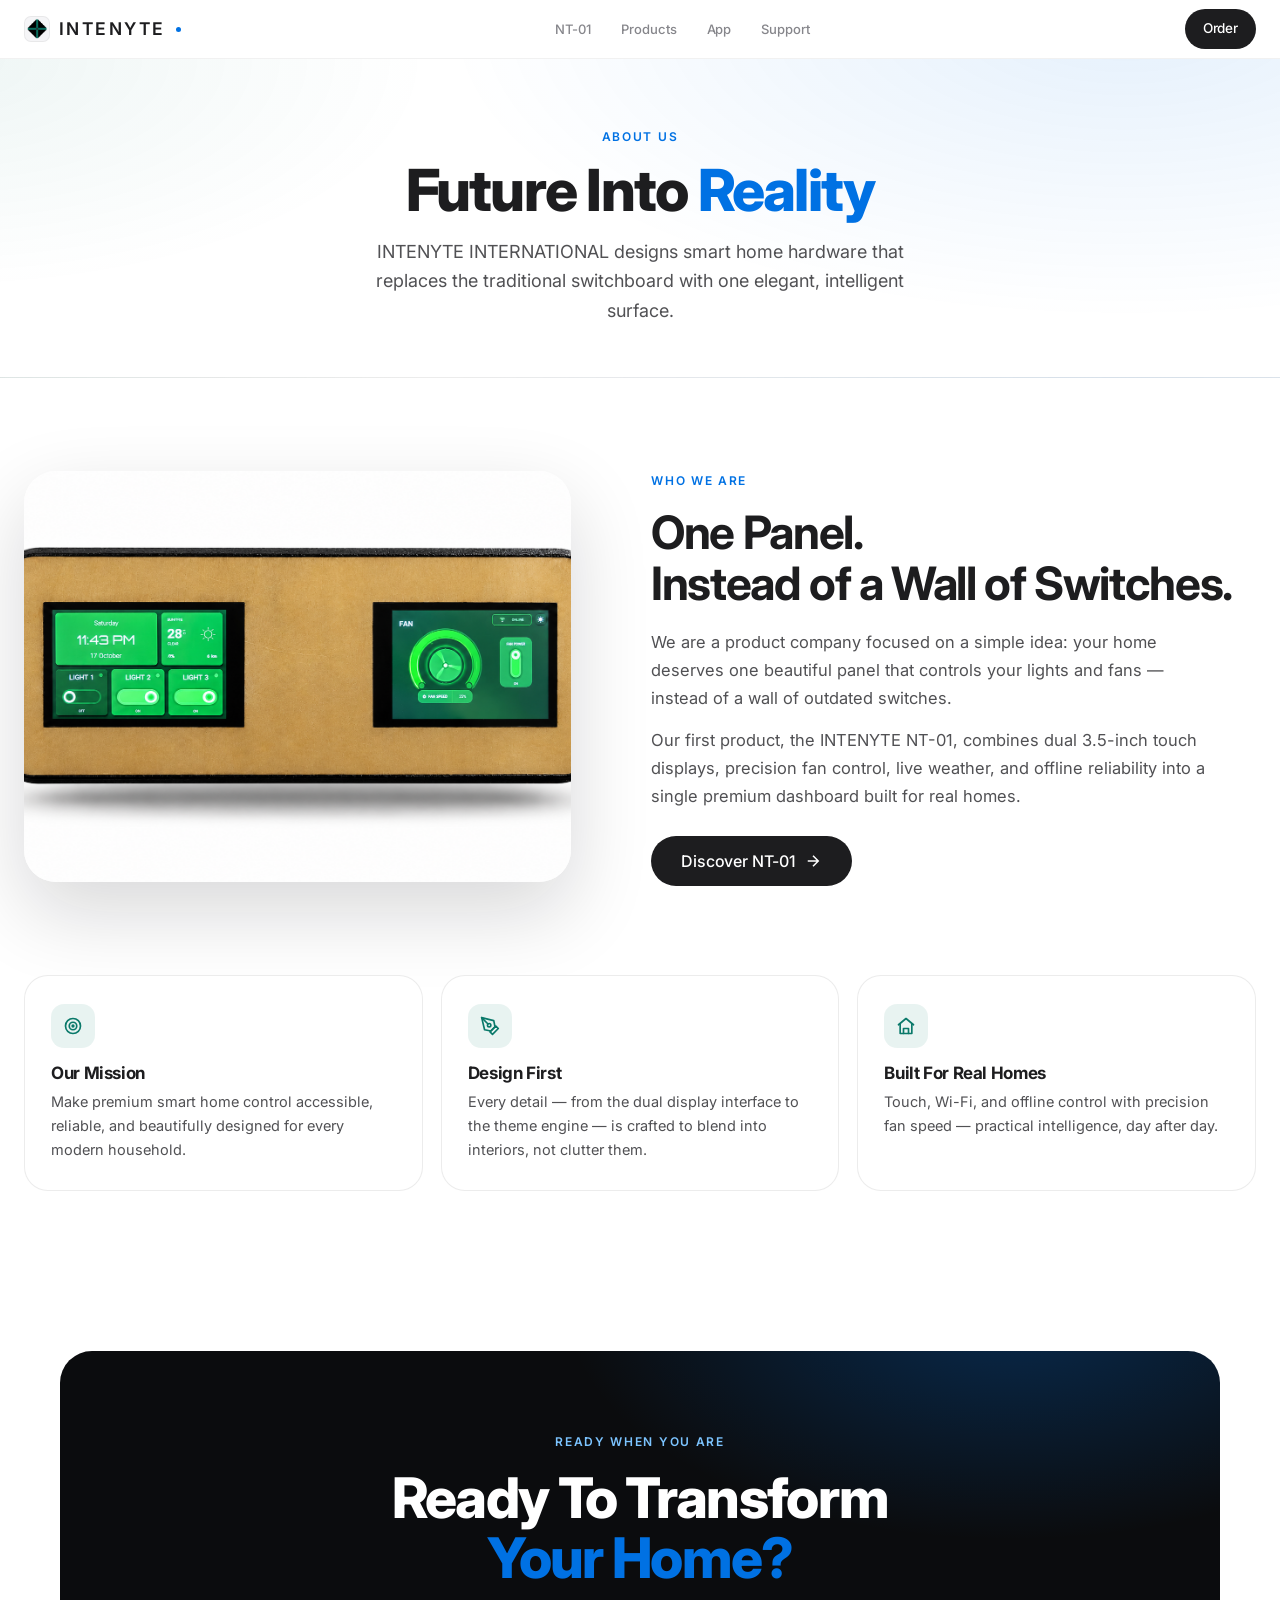
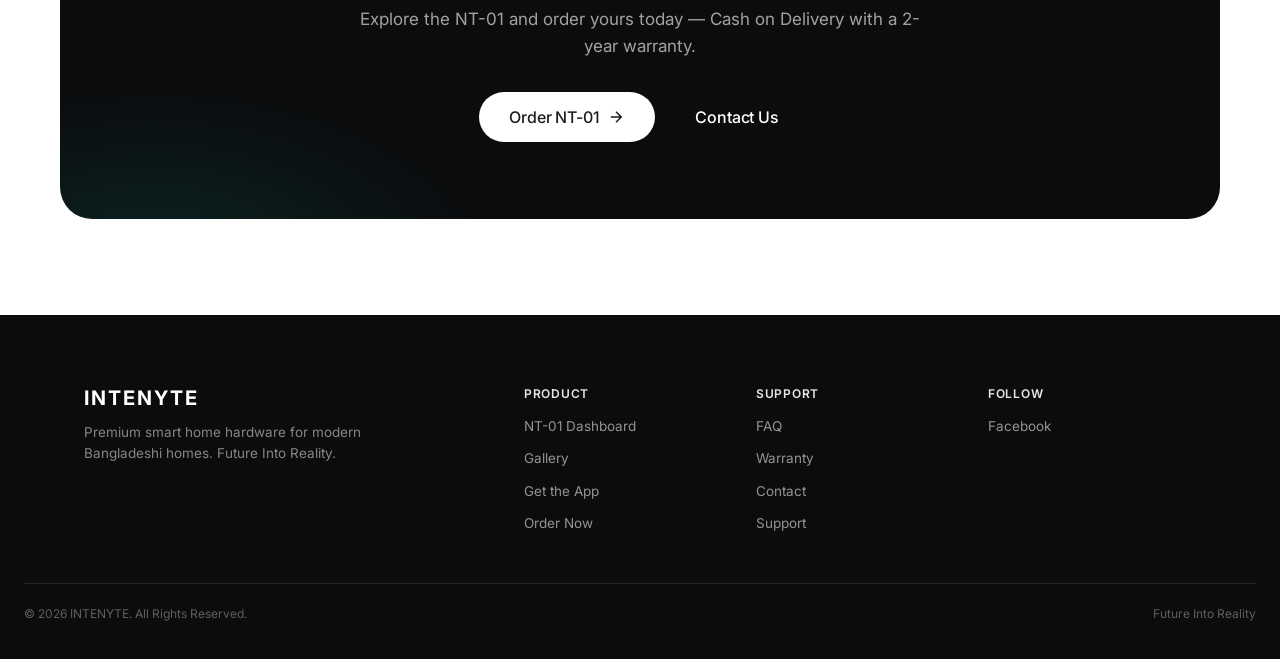
<file: about/index.html>
<!DOCTYPE html>
<html lang="en">
<head>
<meta charset="UTF-8">
<meta name="viewport" content="width=device-width, initial-scale=1.0">
<title>About INTENYTE — Future Into Reality</title>
<meta name="description" content="INTENYTE INTERNATIONAL builds premium smart home hardware. Meet the team vision behind the NT-01 smart home dashboard.">
<meta name="theme-color" content="#ffffff">
<link rel="canonical" href="https://intenyte.com/about/">
<script>(function(){if(location.protocol!=="http:"&&location.protocol!=="https:")return;var p=location.pathname;if(p.length>=11&&p.slice(-11)==="/index.html"){location.replace(p.slice(0,p.length-10)+location.search+location.hash);}})();</script>
<link rel="icon" type="image/png" href="../img/INTENYTE--LOGO.png">
<link rel="apple-touch-icon" href="../img/INTENYTE--LOGO.png">
<link rel="preconnect" href="https://fonts.googleapis.com">
<link rel="preconnect" href="https://fonts.gstatic.com" crossorigin>
<link href="https://fonts.googleapis.com/css2?family=Noto+Sans+Bengali:wght@400;500;600;700&family=Inter:wght@400;500;600;700;800&display=swap" rel="stylesheet">
<link rel="stylesheet" href="../style.css">
<!-- Meta Pixel Code -->
<script>!function(f,b,e,v,n,t,s){if(f.fbq)return;n=f.fbq=function(){n.callMethod?n.callMethod.apply(n,arguments):n.queue.push(arguments)};if(!f._fbq)f._fbq=n;n.push=n;n.loaded=!0;n.version='2.0';n.queue=[];t=b.createElement(e);t.async=!0;t.src=v;s=b.getElementsByTagName(e)[0];s.parentNode.insertBefore(t,s)}(window,document,'script','https://connect.facebook.net/en_US/fbevents.js'); fbq('init', '1884692699178716'); fbq('track', 'PageView');</script>
<noscript><img height="1" width="1" style="display:none" src="https://www.facebook.com/tr?id=1884692699178716&ev=PageView&noscript=1"/></noscript>
<!-- End Meta Pixel Code -->
</head>

<body>

<!-- HEADER -->
<header class="header">
<nav class="navbar">
    <a href="/" class="logo"><img class="logo-img" src="../img/INTENYTE--LOGO.png" alt="INTENYTE logo" width="64" height="64">INTENYTE</a>
    <ul class="nav-links" id="navLinks">
        <li><a href="/product">NT-01</a></li>
        <li><a href="/products/">Products</a></li>
        <li><a href="/app/">App</a></li>
        <li><a href="/support/">Support</a></li>
        <li class="mobile-nav-cta">
            <a href="/order" class="nav-btn">Order NT-01</a>
        </li>
    </ul>
    <a href="/order" class="nav-btn desktop-nav-btn">Order</a>
    <button class="menu-toggle" id="menuToggle" aria-label="Toggle navigation" aria-expanded="false">
        <span></span>
        <span></span>
        <span></span>
    </button>
</nav>
</header>

<!-- ABOUT -->
<section class="page-hero page-hero--slim">
<div class="page-hero-inner">
    <div class="page-hero-copy">
        <div class="section-badge">ABOUT US</div>
        <h1>Future Into <span class="gold-text">Reality</span></h1>
        <p>INTENYTE INTERNATIONAL designs smart home hardware that replaces the traditional switchboard with one elegant, intelligent surface.</p>
    </div>
</div>
</section>

<div class="about-story">
    <div class="about-story-media">
        <img src="../img/img/duo-green.png" alt="INTENYTE NT-01 smart switchboard glowing green in studio light" loading="lazy" decoding="async">
    </div>
    <div class="about-story-copy">
        <div class="section-badge">WHO WE ARE</div>
        <h2>One Panel.<br>Instead of a Wall of Switches.</h2>
        <p>We are a product company focused on a simple idea: your home deserves one beautiful panel that controls your lights and fans — instead of a wall of outdated switches.</p>
        <p>Our first product, the INTENYTE NT-01, combines dual 3.5-inch touch displays, precision fan control, live weather, and offline reliability into a single premium dashboard built for real homes.</p>
        <a href="/product" class="primary-btn royal">
            Discover NT-01
            <svg width="18" height="18" viewBox="0 0 24 24" fill="none" stroke="currentColor" stroke-width="2"><path d="M5 12h14M12 5l7 7-7 7"/></svg>
        </a>
    </div>
</div>

<div class="value-grid">
    <div class="value-card">
        <div class="value-icon">
            <svg viewBox="0 0 24 24" fill="none" stroke="currentColor" stroke-width="2" stroke-linecap="round" stroke-linejoin="round"><circle cx="12" cy="12" r="9"/><circle cx="12" cy="12" r="4.5"/><circle cx="12" cy="12" r="1"/></svg>
        </div>
        <h3>Our Mission</h3>
        <p>Make premium smart home control accessible, reliable, and beautifully designed for every modern household.</p>
    </div>
    <div class="value-card">
        <div class="value-icon">
            <svg viewBox="0 0 24 24" fill="none" stroke="currentColor" stroke-width="2" stroke-linecap="round" stroke-linejoin="round"><path d="M12 19l7-7 3 3-7 7-3-3z"/><path d="M18 13l-1.5-7.5L2 2l3.5 14.5L13 18l5-5z"/><path d="M2 2l7.586 7.586"/><circle cx="11" cy="11" r="2"/></svg>
        </div>
        <h3>Design First</h3>
        <p>Every detail — from the dual display interface to the theme engine — is crafted to blend into interiors, not clutter them.</p>
    </div>
    <div class="value-card">
        <div class="value-icon">
            <svg viewBox="0 0 24 24" fill="none" stroke="currentColor" stroke-width="2" stroke-linecap="round" stroke-linejoin="round"><path d="M3 10.5L12 3l9 7.5"/><path d="M5 9.5V21h14V9.5"/><path d="M9 21v-6h6v6"/></svg>
        </div>
        <h3>Built For Real Homes</h3>
        <p>Touch, Wi-Fi, and offline control with precision fan speed — practical intelligence, day after day.</p>
    </div>
</div>

<!-- CTA -->
<section class="booking">
<div class="booking-box">
    <div class="section-badge">READY WHEN YOU ARE</div>
    <h2>Ready To Transform<br><span class="gold-text">Your Home?</span></h2>
    <p>Explore the NT-01 and order yours today — Cash on Delivery with a 2-year warranty.</p>
    <div class="booking-buttons">
        <a href="/order" class="primary-btn royal">Order NT-01
            <svg width="18" height="18" viewBox="0 0 24 24" fill="none" stroke="currentColor" stroke-width="2"><path d="M5 12h14M12 5l7 7-7 7"/></svg>
        </a>
        <a href="https://www.facebook.com/profile.php?id=61590310892674" class="secondary-btn">Contact Us</a>
    </div>
</div>
</section>

<!-- FOOTER -->
<footer class="footer">
<div class="footer-top">
    <div class="footer-brand">
        <h2>INTENYTE</h2>
        <p>Premium smart home hardware for modern Bangladeshi homes. Future Into Reality.</p>
    </div>
    <div class="footer-links">
        <h4>Product</h4>
        <a href="/product">NT-01 Dashboard</a>
        <a href="/product#gallery">Gallery</a>
        <a href="/app/">Get the App</a>
        <a href="/order">Order Now</a>
    </div>
    <div class="footer-links">
        <h4>Support</h4>
        <a href="/#faq">FAQ</a>
        <a href="/warranty/">Warranty</a>
        <a href="/contact/">Contact</a>
        <a href="/support/">Support</a>
    </div>
    <div class="footer-links">
        <h4>Follow</h4>
        <a href="https://www.facebook.com/profile.php?id=61590310892674">Facebook</a>
    </div>
</div>
<div class="footer-divider"></div>
<div class="footer-bottom">
    <p>&copy; 2026 INTENYTE. All Rights Reserved.</p>
    <p>Future Into Reality</p>
</div>
</footer>

<!-- BACK TO TOP -->
<button id="topButton" aria-label="Back to top">&uarr;</button>

<script src="../script.js"></script>

</body>
</html>
</file>
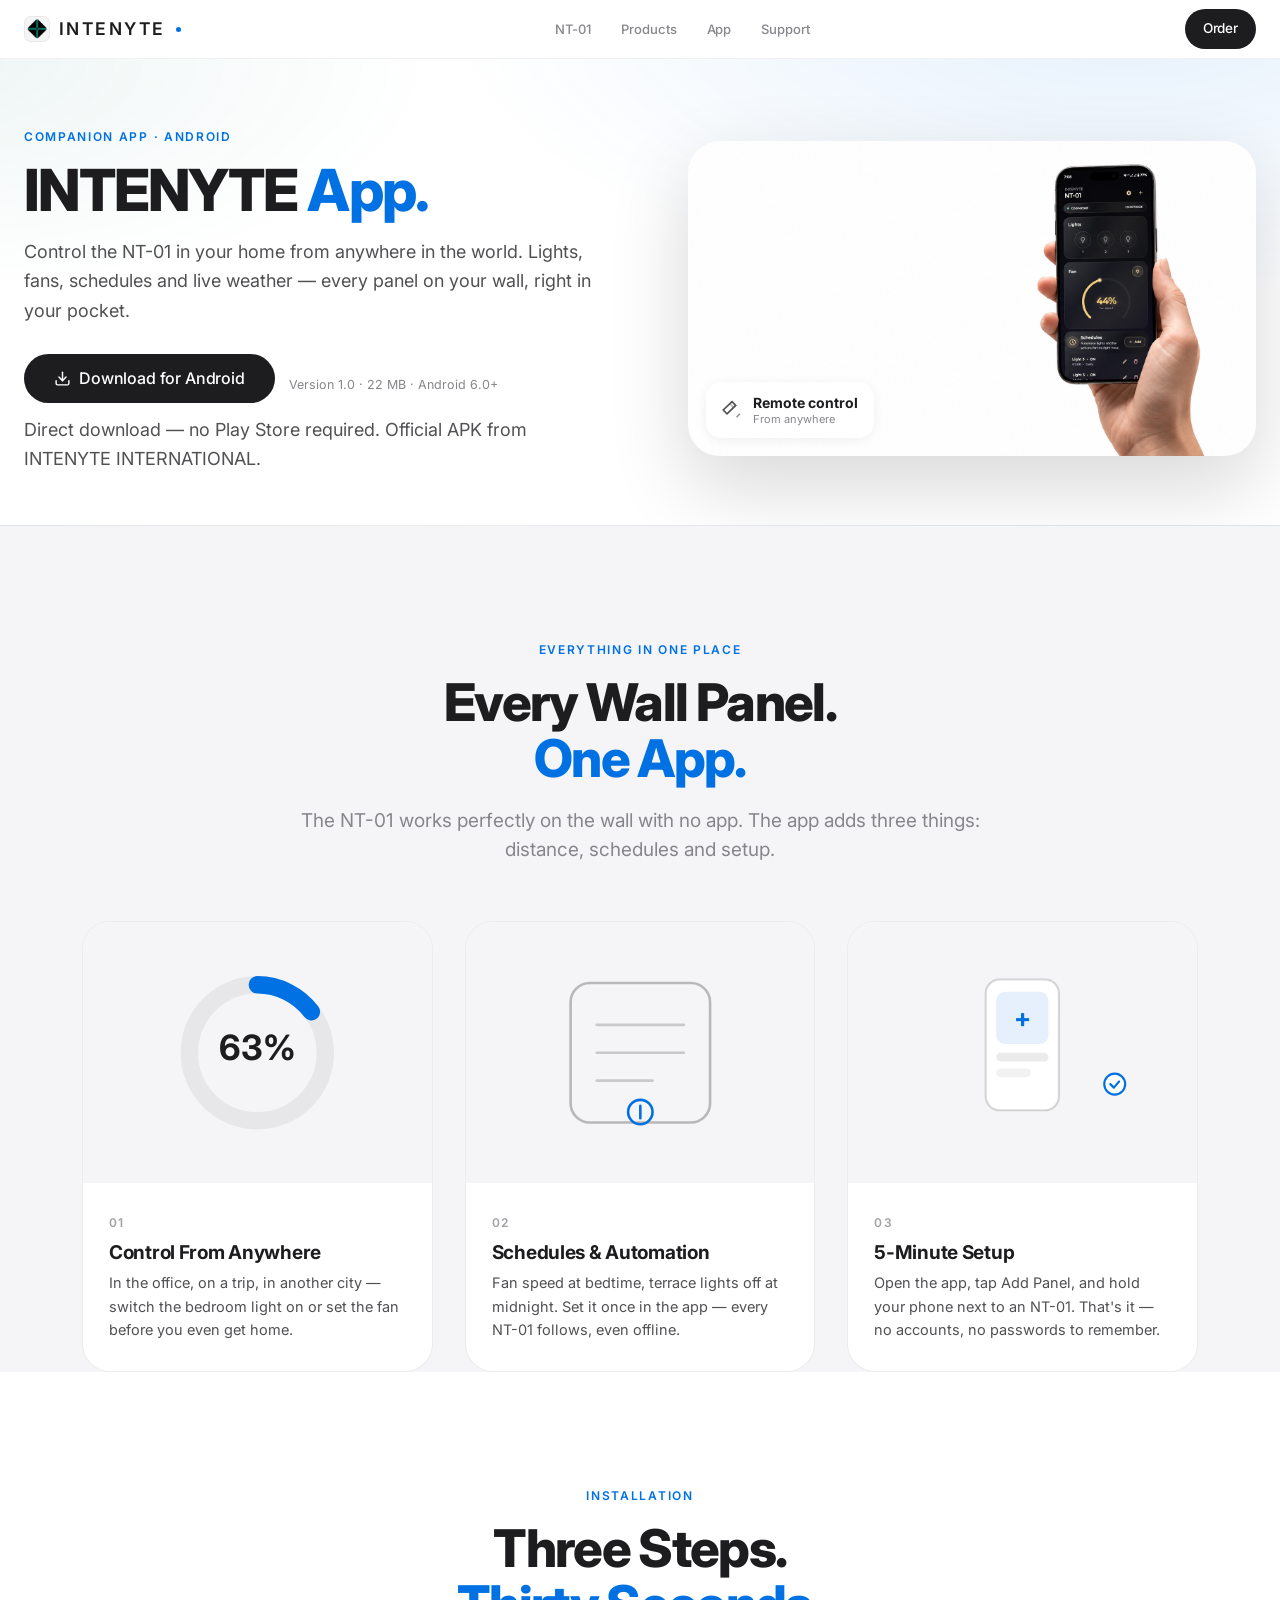
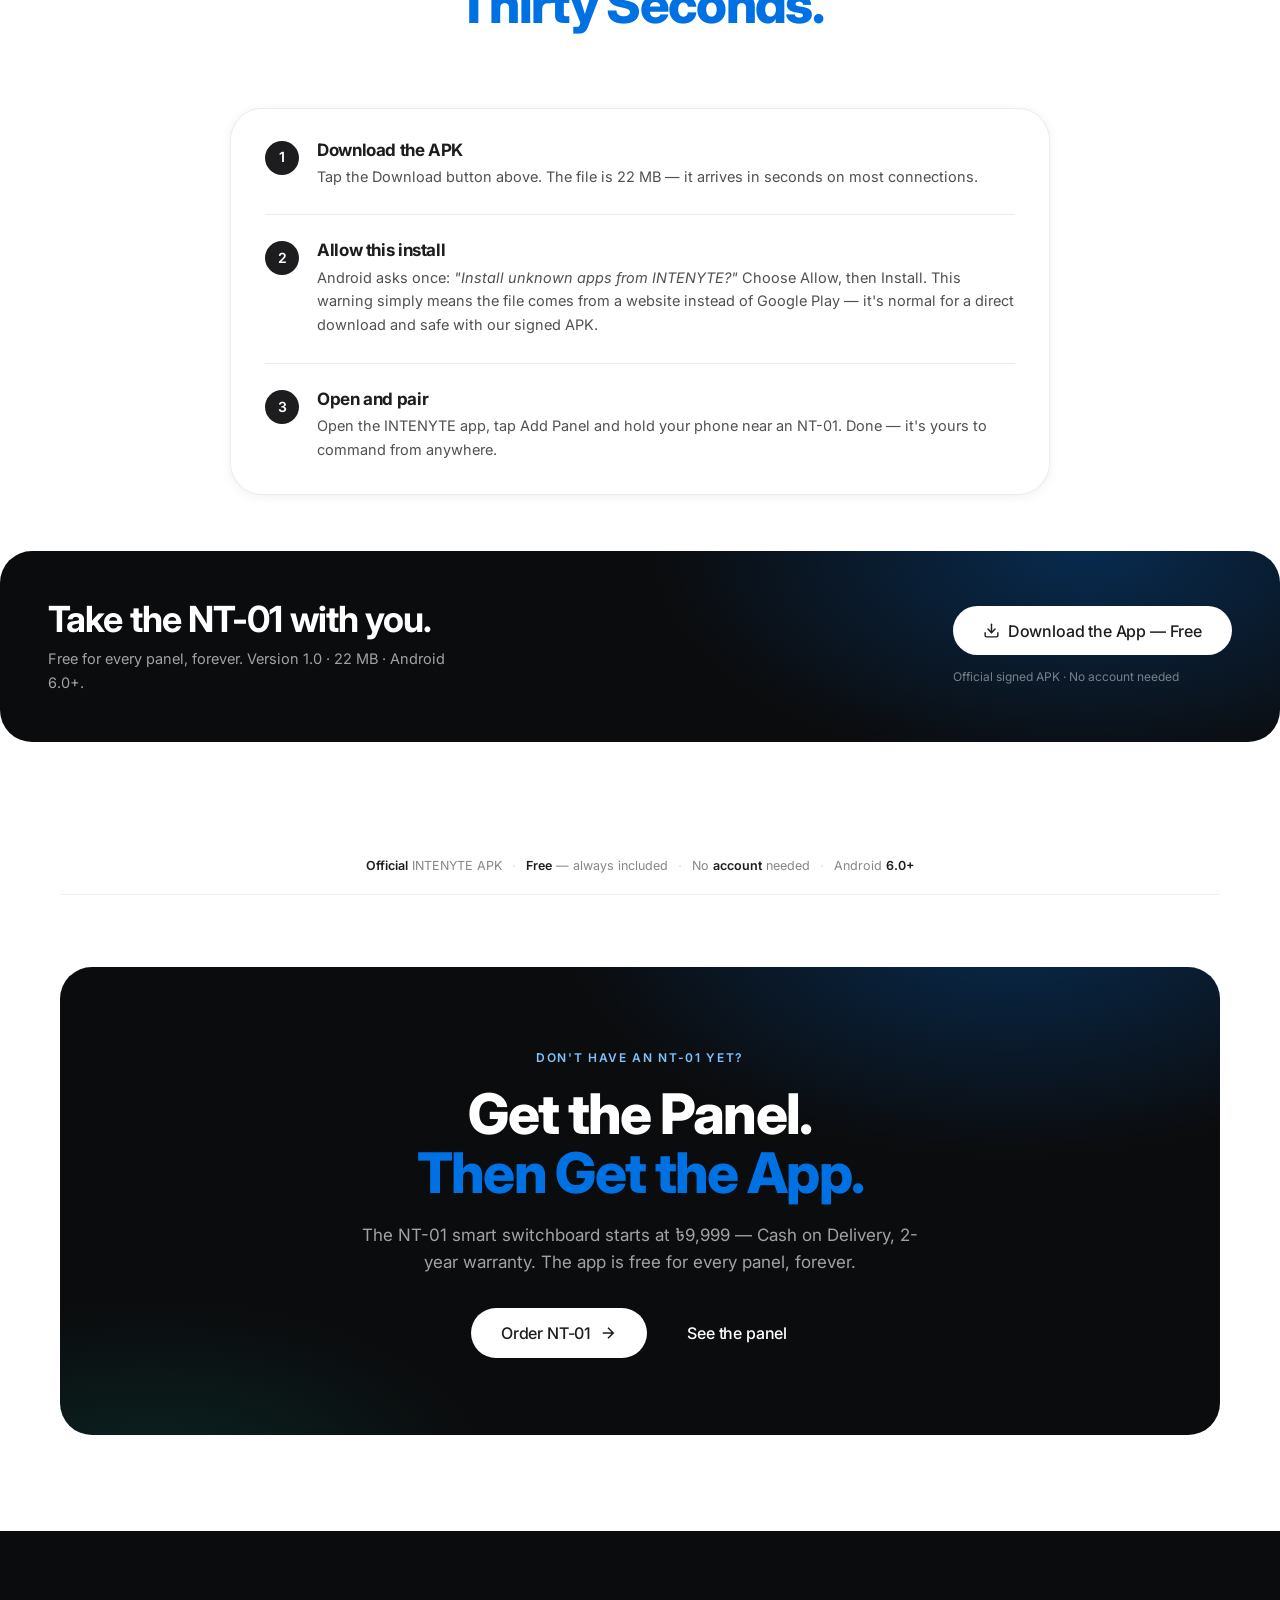
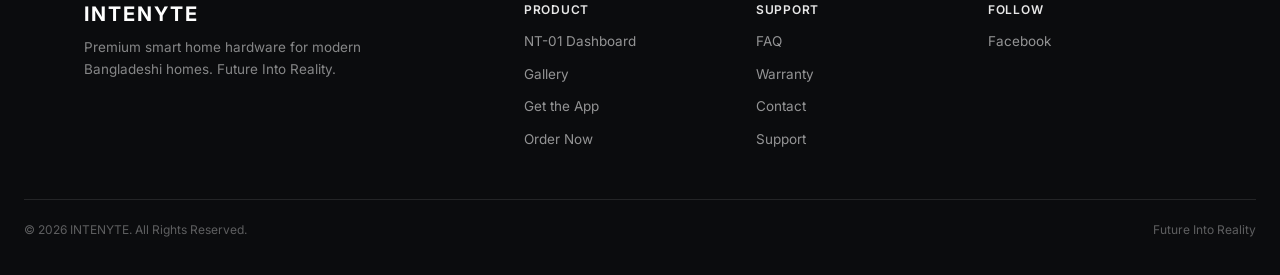
<file: app/index.html>
<!DOCTYPE html>
<html lang="en">
<head>
<meta charset="UTF-8">
<meta name="viewport" content="width=device-width, initial-scale=1.0, viewport-fit=cover">
<title>INTENYTE App — Control Your NT-01 From Anywhere | Download for Android</title>
<meta name="description" content="Download the official INTENYTE app for Android. Control every NT-01 in your home from anywhere — lights, fans, schedules and live weather. Free APK, direct download.">
<meta name="robots" content="index, follow, max-image-preview:large">
<meta name="theme-color" content="#ffffff">
<link rel="canonical" href="https://intenyte.com/app/">
<meta property="og:type" content="website">
<meta property="og:site_name" content="INTENYTE">
<meta property="og:title" content="INTENYTE App — Control Your NT-01 From Anywhere">
<meta property="og:description" content="Official Android app for the NT-01 smart switchboard. Control lights, fans, schedules and weather from anywhere. Free direct download.">
<meta property="og:url" content="https://intenyte.com/app/">
<meta property="og:image" content="https://intenyte.com/img/gallery/hero-blue-wall.jpg">
<meta name="twitter:card" content="summary_large_image">
<meta name="twitter:title" content="INTENYTE App — Control Your NT-01 From Anywhere">
<meta name="twitter:description" content="Official Android app for the NT-01. Free direct download.">
<meta name="twitter:image" content="https://intenyte.com/img/gallery/hero-blue-wall.jpg">
<script type="application/ld+json">{"@context":"https://schema.org","@type":"SoftwareApplication","name":"INTENYTE App","operatingSystem":"Android 6.0+","applicationCategory":"HouseAndHomeApplication","softwareVersion":"1.0","fileSize":"22 MB","offers":{"@type":"Offer","price":"0","priceCurrency":"BDT"},"author":{"@type":"Brand","name":"INTENYTE"}}</script>
<link rel="icon" type="image/png" href="../img/INTENYTE--LOGO.png">
<link rel="apple-touch-icon" href="../img/INTENYTE--LOGO.png">
<link rel="preconnect" href="https://fonts.googleapis.com">
<link rel="preconnect" href="https://fonts.gstatic.com" crossorigin>
<link href="https://fonts.googleapis.com/css2?family=Noto+Sans+Bengali:wght@400;500;600;700&family=Inter:wght@400;500;600;700;800&display=swap" rel="stylesheet">
<link rel="stylesheet" href="../style.css">
<!-- Meta Pixel Code -->
<script>!function(f,b,e,v,n,t,s){if(f.fbq)return;n=f.fbq=function(){n.callMethod?n.callMethod.apply(n,arguments):n.queue.push(arguments)};if(!f._fbq)f._fbq=n;n.push=n;n.loaded=!0;n.version='2.0';n.queue=[];t=b.createElement(e);t.async=!0;t.src=v;s=b.getElementsByTagName(e)[0];s.parentNode.insertBefore(t,s)}(window,document,'script','https://connect.facebook.net/en_US/fbevents.js'); fbq('init', '1884692699178716'); fbq('track', 'PageView');</script>
<noscript><img height="1" width="1" style="display:none" src="https://www.facebook.com/tr?id=1884692699178716&ev=PageView&noscript=1"/></noscript>
</head>

<body>

<!-- HEADER -->
<header class="header">
<nav class="navbar">
    <a href="/" class="logo"><img class="logo-img" src="../img/INTENYTE--LOGO.png" alt="INTENYTE logo" width="64" height="64">INTENYTE</a>
    <ul class="nav-links" id="navLinks">
        <li><a href="/product">NT-01</a></li>
        <li><a href="/products/">Products</a></li>
        <li><a href="/app/">App</a></li>
        <li><a href="/support/">Support</a></li>
        <li class="mobile-nav-cta">
            <a href="/order" class="nav-btn">Order NT-01</a>
        </li>
    </ul>
    <a href="/order" class="nav-btn desktop-nav-btn">Order</a>
    <button class="menu-toggle" id="menuToggle" aria-label="Toggle navigation" aria-expanded="false">
        <span></span>
        <span></span>
        <span></span>
    </button>
</nav>
</header>

<!-- APP HERO -->
<section class="page-hero">
<div class="page-hero-inner">
    <div class="page-hero-copy">
        <div class="section-badge">COMPANION APP · ANDROID</div>
        <h1>INTENYTE <span class="gold-text">App.</span></h1>
        <p>Control the NT-01 in your home from anywhere in the world. Lights, fans, schedules and live weather — every panel on your wall, right in your pocket.</p>
        <div class="page-hero-actions">
            <a id="apkDownloadBtn" href="INTENYTE-App.apk" download="INTENYTE-App.apk" type="application/vnd.android.package-archive" class="primary-btn royal">
                <svg width="17" height="17" viewBox="0 0 24 24" fill="none" stroke="currentColor" stroke-width="2" stroke-linecap="round" stroke-linejoin="round"><path d="M21 15v4a2 2 0 0 1-2 2H5a2 2 0 0 1-2-2v-4"/><path d="M7 10l5 5 5-5"/><path d="M12 15V3"/></svg>
                Download for Android
            </a>
            <span class="app-version">Version 1.0 · 22 MB · Android 6.0+</span>
        </div>
        <p class="app-note">Direct download — no Play Store required. Official APK from INTENYTE INTERNATIONAL.</p>
    </div>
    <div class="page-hero-media page-hero-media--wide app-hero-media">
        <img src="../img/img/app-hand.png" alt="INTENYTE app controlling the NT-01 panel from a phone" fetchpriority="high" decoding="async">
        <div class="page-hero-float">
            <svg width="20" height="20" viewBox="0 0 24 24" fill="none" stroke="currentColor" stroke-width="2"><path d="M12 2l4.5 4.5L6 16.5 1.5 12 12 2z"/><path d="M9.5 4.5l4 4" opacity=".4"/><path d="M17.5 20.5l4-4" opacity=".6"/></svg>
            <span><b>Remote control</b><small>From anywhere</small></span>
        </div>
    </div>
</div>
</section>

<!-- WHAT THE APP DOES -->
<section class="app-features">
<div class="section-header">
    <div class="section-badge">EVERYTHING IN ONE PLACE</div>
    <h2 class="section-title">Every Wall Panel.<br><span class="gold-text">One App.</span></h2>
    <p class="section-subtitle">The NT-01 works perfectly on the wall with no app. The app adds three things: distance, schedules and setup.</p>
</div>
<div class="feature-grid">
    <div class="feature-card">
        <div class="feature-image">
            <svg viewBox="0 0 400 300" style="background:var(--bg-alt);display:flex;align-items:center;justify-content:center" preserveAspectRatio="xMidYMid meet"><g transform="translate(200,150)"><circle r="78" fill="none" stroke="rgba(0,0,0,.06)" stroke-width="20"/><path d="M0 -78 A78 78 0 0 1 62 -47" fill="none" stroke="#0071e3" stroke-width="20" stroke-linecap="round"/><text text-anchor="middle" dy="8" font-size="40" font-weight="700" fill="#1d1d1f" font-family="-apple-system,Inter,sans-serif">63%</text></g></svg>
        </div>
        <div class="feature-content">
            <span class="feature-number">01</span>
            <h3>Control From Anywhere</h3>
            <p>In the office, on a trip, in another city — switch the bedroom light on or set the fan before you even get home.</p>
        </div>
    </div>
    <div class="feature-card">
        <div class="feature-image">
            <svg viewBox="0 0 400 300" style="background:var(--bg-alt);display:flex;align-items:center;justify-content:center" preserveAspectRatio="xMidYMid meet"><g fill="none" stroke-width="3" stroke-linecap="round"><rect x="120" y="70" width="160" height="160" rx="22" stroke="rgba(0,0,0,.25)"/><path d="M150 118h100M150 150h100M150 182h64" stroke="rgba(0,0,0,.18)"/><circle cx="200" cy="218" r="14" stroke="#0071e3"/><path d="M200 211v14" stroke="#0071e3"/></g></svg>
        </div>
        <div class="feature-content">
            <span class="feature-number">02</span>
            <h3>Schedules &amp; Automation</h3>
            <p>Fan speed at bedtime, terrace lights off at midnight. Set it once in the app — every NT-01 follows, even offline.</p>
        </div>
    </div>
    <div class="feature-card">
        <div class="feature-image">
            <svg viewBox="0 0 400 300" style="background:var(--bg-alt);display:flex;align-items:center;justify-content:center" preserveAspectRatio="xMidYMid meet"><g transform="translate(158,66)"><rect width="84" height="150" rx="16" fill="#ffffff" stroke="rgba(0,0,0,.15)" stroke-width="2.5"/><rect x="12" y="14" width="60" height="60" rx="10" fill="#0071e3" opacity=".1"/><text x="42" y="55" text-anchor="middle" font-size="30" font-weight="700" fill="#0071e3" font-family="-apple-system,Inter,sans-serif">+</text><rect x="12" y="84" width="60" height="10" rx="5" fill="rgba(0,0,0,.08)"/><rect x="12" y="102" width="40" height="10" rx="5" fill="rgba(0,0,0,.05)"/><g><circle cx="148" cy="120" r="12" fill="#ffffff" stroke="#0071e3" stroke-width="2.5"/><path d="M143 120l4 4 6-7" stroke="#0071e3" stroke-width="2.5" fill="none" stroke-linecap="round" stroke-linejoin="round"/></g></g></svg>
        </div>
        <div class="feature-content">
            <span class="feature-number">03</span>
            <h3>5-Minute Setup</h3>
            <p>Open the app, tap Add Panel, and hold your phone next to an NT-01. That's it — no accounts, no passwords to remember.</p>
        </div>
    </div>
</div>
</section>

<!-- HOW TO INSTALL -->
<section class="section-pad">
<div class="section-header">
    <div class="section-badge">INSTALLATION</div>
    <h2 class="section-title">Three Steps.<br><span class="gold-text">Thirty Seconds.</span></h2>
</div>
<div class="install-card">
    <div class="step-row">
        <span class="step-num">1</span>
        <div>
            <h3>Download the APK</h3>
            <p>Tap the Download button above. The file is 22&nbsp;MB — it arrives in seconds on most connections.</p>
        </div>
    </div>
    <div class="step-row">
        <span class="step-num">2</span>
        <div>
            <h3>Allow this install</h3>
            <p>Android asks once: <em>"Install unknown apps from INTENYTE?"</em> Choose Allow, then Install. This warning simply means the file comes from a website instead of Google Play — it's normal for a direct download and safe with our signed APK.</p>
        </div>
    </div>
    <div class="step-row">
        <span class="step-num">3</span>
        <div>
            <h3>Open and pair</h3>
            <p>Open the INTENYTE app, tap Add Panel and hold your phone near an NT-01. Done — it's yours to command from anywhere.</p>
        </div>
    </div>
</div>

<div class="download-band" style="margin-top:56px">
    <div>
        <h2>Take the NT-01 with you.</h2>
        <p>Free for every panel, forever. Version 1.0 · 22 MB · Android 6.0+.</p>
    </div>
    <div class="download-band-actions">
        <a id="apkDownloadBtn2" href="INTENYTE-App.apk" download="INTENYTE-App.apk" type="application/vnd.android.package-archive" class="primary-btn royal">
            <svg width="17" height="17" viewBox="0 0 24 24" fill="none" stroke="currentColor" stroke-width="2" stroke-linecap="round" stroke-linejoin="round"><path d="M21 15v4a2 2 0 0 1-2 2H5a2 2 0 0 1-2-2v-4"/><path d="M7 10l5 5 5-5"/><path d="M12 15V3"/></svg>
            Download the App — Free
        </a>
        <span>Official signed APK · No account needed</span>
    </div>
</div>
</section>

<!-- TRUST LINE -->
<div class="trust-strip" style="border-top:none">
    <div class="trust-chip"><span><b>Official</b> INTENYTE APK</span></div>
    <div class="trust-chip"><span><b>Free</b> — always included</span></div>
    <div class="trust-chip"><span>No <b>account</b> needed</span></div>
    <div class="trust-chip"><span>Android <b>6.0+</b></span></div>
</div>

<!-- FINAL CTA -->
<section class="booking">
<div class="booking-box">
    <div class="section-badge">DON'T HAVE AN NT-01 YET?</div>
    <h2>Get the Panel.<br><span class="gold-text">Then Get the App.</span></h2>
    <p>The NT-01 smart switchboard starts at ৳9,999 — Cash on Delivery, 2-year warranty. The app is free for every panel, forever.</p>
    <div class="booking-buttons">
        <a href="/order" class="primary-btn royal">Order NT-01
            <svg width="18" height="18" viewBox="0 0 24 24" fill="none" stroke="currentColor" stroke-width="2"><path d="M5 12h14M12 5l7 7-7 7"/></svg>
        </a>
        <a href="/product" class="secondary-btn">See the panel</a>
    </div>
</div>
</section>

<!-- FOOTER -->
<footer class="footer">
<div class="footer-top">
    <div class="footer-brand">
        <h2>INTENYTE</h2>
        <p>Premium smart home hardware for modern Bangladeshi homes. Future Into Reality.</p>
    </div>
    <div class="footer-links">
        <h4>Product</h4>
        <a href="/product">NT-01 Dashboard</a>
        <a href="/product#gallery">Gallery</a>
        <a href="/app/">Get the App</a>
        <a href="/order">Order Now</a>
    </div>
    <div class="footer-links">
        <h4>Support</h4>
        <a href="/#faq">FAQ</a>
        <a href="/warranty/">Warranty</a>
        <a href="/contact/">Contact</a>
        <a href="/support/">Support</a>
    </div>
    <div class="footer-links">
        <h4>Follow</h4>
        <a href="https://www.facebook.com/profile.php?id=61590310892674">Facebook</a>
    </div>
</div>
<div class="footer-divider"></div>
<div class="footer-bottom">
    <p>&copy; 2026 INTENYTE. All Rights Reserved.</p>
    <p>Future Into Reality</p>
</div>
</footer>

<!-- BACK TO TOP -->
<button id="topButton" aria-label="Back to top">&uarr;</button>

<script src="../script.js"></script>
<script>
document.addEventListener("DOMContentLoaded", function () {
    ["apkDownloadBtn", "apkDownloadBtn2"].forEach(function (id) {
        var btn = document.getElementById(id);
        if (!btn) return;
        btn.addEventListener("click", function () {
            try { if (typeof fbq !== "undefined") { fbq("track", "Lead", { content_name: "INTENYTE App APK Download", content_category: "App Download" }); } } catch (e) {}
        });
    });
});
</script>

</body>
</html>
</file>
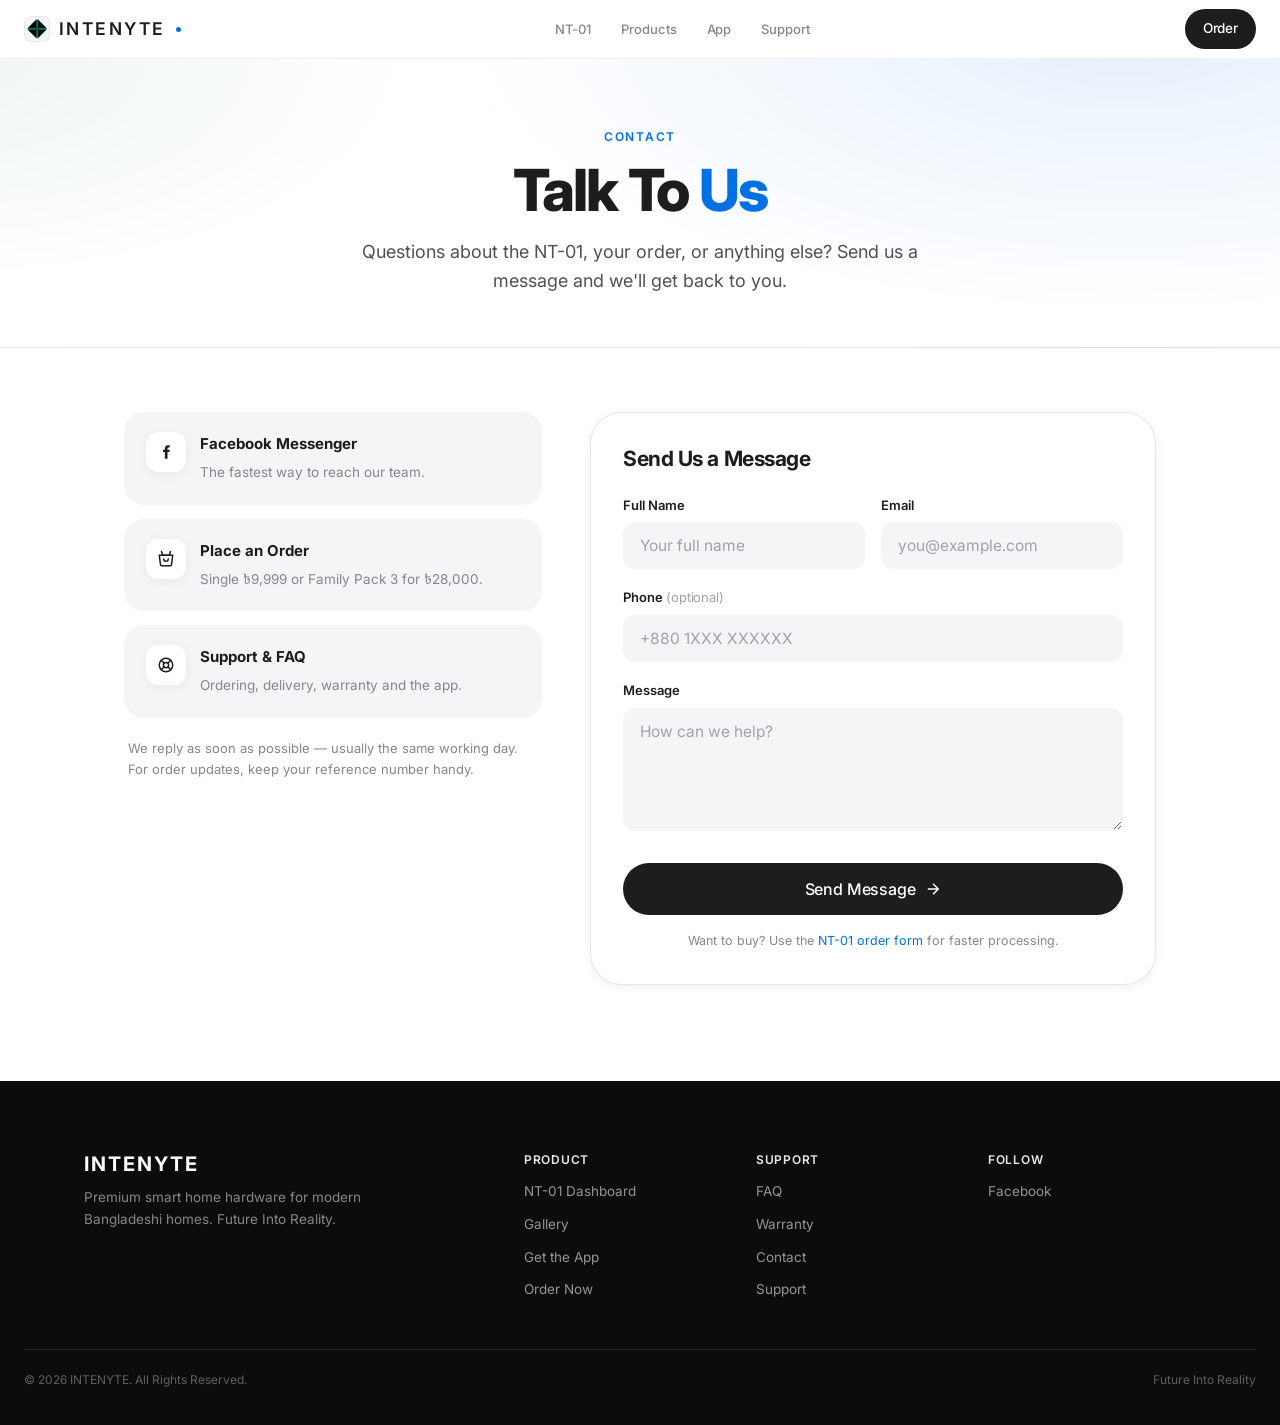
<file: contact/index.html>
<!DOCTYPE html>
<html lang="en">
<head>
<meta charset="UTF-8">
<meta name="viewport" content="width=device-width, initial-scale=1.0">
<title>Contact INTENYTE</title>
<meta name="description" content="Get in touch with INTENYTE INTERNATIONAL — questions about the NT-01, orders, or support.">
<meta name="theme-color" content="#ffffff">
<link rel="canonical" href="https://intenyte.com/contact/">
<script>(function(){if(location.protocol!=="http:"&&location.protocol!=="https:")return;var p=location.pathname;if(p.length>=11&&p.slice(-11)==="/index.html"){location.replace(p.slice(0,p.length-10)+location.search+location.hash);}})();</script>
<link rel="icon" type="image/png" href="../img/INTENYTE--LOGO.png">
<link rel="apple-touch-icon" href="../img/INTENYTE--LOGO.png">
<link rel="preconnect" href="https://fonts.googleapis.com">
<link rel="preconnect" href="https://fonts.gstatic.com" crossorigin>
<link href="https://fonts.googleapis.com/css2?family=Noto+Sans+Bengali:wght@400;500;600;700&family=Inter:wght@400;500;600;700;800&display=swap" rel="stylesheet">
<link rel="stylesheet" href="../style.css">
<!-- Meta Pixel Code -->
<script>!function(f,b,e,v,n,t,s){if(f.fbq)return;n=f.fbq=function(){n.callMethod?n.callMethod.apply(n,arguments):n.queue.push(arguments)};if(!f._fbq)f._fbq=n;n.push=n;n.loaded=!0;n.version='2.0';n.queue=[];t=b.createElement(e);t.async=!0;t.src=v;s=b.getElementsByTagName(e)[0];s.parentNode.insertBefore(t,s)}(window,document,'script','https://connect.facebook.net/en_US/fbevents.js'); fbq('init', '1884692699178716'); fbq('track', 'PageView');</script>
<noscript><img height="1" width="1" style="display:none" src="https://www.facebook.com/tr?id=1884692699178716&ev=PageView&noscript=1"/></noscript>
<!-- End Meta Pixel Code -->
</head>

<body>

<!-- HEADER -->
<header class="header">
<nav class="navbar">
    <a href="/" class="logo"><img class="logo-img" src="../img/INTENYTE--LOGO.png" alt="INTENYTE logo" width="64" height="64">INTENYTE</a>
    <ul class="nav-links" id="navLinks">
        <li><a href="/product">NT-01</a></li>
        <li><a href="/products/">Products</a></li>
        <li><a href="/app/">App</a></li>
        <li><a href="/support/">Support</a></li>
        <li class="mobile-nav-cta">
            <a href="/order" class="nav-btn">Order NT-01</a>
        </li>
    </ul>
    <a href="/order" class="nav-btn desktop-nav-btn">Order</a>
    <button class="menu-toggle" id="menuToggle" aria-label="Toggle navigation" aria-expanded="false">
        <span></span>
        <span></span>
        <span></span>
    </button>
</nav>
</header>

<!-- CONTACT -->
<section class="page-hero page-hero--slim">
<div class="page-hero-inner">
    <div class="page-hero-copy">
        <div class="section-badge">CONTACT</div>
        <h1>Talk To <span class="gold-text">Us</span></h1>
        <p>Questions about the NT-01, your order, or anything else? Send us a message and we'll get back to you.</p>
    </div>
</div>
</section>

<div class="contact-layout">
    <div class="contact-panel">
        <a class="contact-card" href="https://www.facebook.com/profile.php?id=61590310892674">
            <i><svg viewBox="0 0 24 24" fill="currentColor"><path d="M14 9h3l-.4 3H14v9h-3.5v-9H8V9h2.5V7.3C10.5 4.9 11.7 3 14.6 3H17v3h-1.6c-1 0-1.4.5-1.4 1.4V9z"/></svg></i>
            <div>
                <strong>Facebook Messenger</strong>
                <span>The fastest way to reach our team.</span>
            </div>
        </a>
        <a class="contact-card" href="/order">
            <i><svg viewBox="0 0 24 24" fill="none" stroke="currentColor" stroke-width="2" stroke-linecap="round" stroke-linejoin="round"><path d="M6 2l1.5 5h9L18 2"/><path d="M3 7h18l-1.6 12.2a2 2 0 0 1-2 1.8H6.6a2 2 0 0 1-2-1.8L3 7z"/><path d="M9 12a3 3 0 0 0 6 0"/></svg></i>
            <div>
                <strong>Place an Order</strong>
                <span>Single ৳9,999 or Family Pack 3 for ৳28,000.</span>
            </div>
        </a>
        <a class="contact-card" href="/support/">
            <i><svg viewBox="0 0 24 24" fill="none" stroke="currentColor" stroke-width="2" stroke-linecap="round" stroke-linejoin="round"><circle cx="12" cy="12" r="9"/><circle cx="12" cy="12" r="3.5"/><path d="M5.6 5.6l3.9 3.9M14.5 14.5l3.9 3.9M18.4 5.6l-3.9 3.9M9.5 14.5l-3.9 3.9"/></svg></i>
            <div>
                <strong>Support &amp; FAQ</strong>
                <span>Ordering, delivery, warranty and the app.</span>
            </div>
        </a>
        <p class="contact-note">We reply as soon as possible — usually the same working day. For order updates, keep your reference number handy.</p>
    </div>

    <div class="order-form-card contact-form-card">
    <h3 style="font-size:21px;margin-bottom:24px;">Send Us a Message</h3>
    <form class="order-form" id="contactForm" action="https://formspree.io/f/mdaqwqgd" method="POST">
        <input type="hidden" name="_subject" value="INTENYTE — Contact Request">
        <input type="text" name="_gotcha" tabindex="-1" autocomplete="off" aria-hidden="true" style="position:absolute;left:-9999px;width:1px;height:1px;opacity:0">
        <div class="form-row">
            <div class="form-group">
                <label for="contactName">Full Name</label>
                <input type="text" id="contactName" name="name" placeholder="Your full name" required autocomplete="name">
            </div>
            <div class="form-group">
                <label for="contactEmail">Email</label>
                <input type="email" id="contactEmail" name="email" placeholder="you@example.com" required autocomplete="email">
            </div>
        </div>
        <div class="form-group">
            <label for="contactPhone">Phone <span class="label-optional">(optional)</span></label>
            <input type="tel" id="contactPhone" name="phone" placeholder="+880 1XXX XXXXXX" autocomplete="tel">
        </div>
        <div class="form-group">
            <label for="contactMessage">Message</label>
            <textarea id="contactMessage" name="message" rows="5" placeholder="How can we help?" required></textarea>
        </div>
        <button type="submit" class="primary-btn order-submit" id="contactSubmitBtn">
            Send Message
            <svg width="18" height="18" viewBox="0 0 24 24" fill="none" stroke="currentColor" stroke-width="2"><path d="M5 12h14M12 5l7 7-7 7"/></svg>
        </button>
        <p class="order-form-error" id="contactFormError" hidden>Something went wrong. Please try again, or <a href="https://www.facebook.com/profile.php?id=61590310892674">message us on Facebook</a>.</p>
        <p class="order-fineprint">Want to buy? Use the <a href="/order" style="color:var(--accent);">NT-01 order form</a> for faster processing.</p>
    </form>

    <div class="order-success" id="contactFormSuccess" hidden>
        <div class="os-check">
            <svg viewBox="0 0 52 52">
                <circle class="os-check-circle" cx="26" cy="26" r="24" fill="none"/>
                <path class="os-check-mark" fill="none" d="M14 27l8 8 16-17"/>
            </svg>
        </div>
        <h3>Message Sent</h3>
        <p class="os-text">Thanks for reaching out. Our team will get back to you as soon as possible.</p>
        <div class="os-actions">
            <a href="/" class="primary-btn">Back to Home</a>
            <a href="/order" class="secondary-btn">Order NT-01</a>
        </div>
    </div>
    </div>
</div>

<!-- FOOTER -->
<footer class="footer">
<div class="footer-top">
    <div class="footer-brand">
        <h2>INTENYTE</h2>
        <p>Premium smart home hardware for modern Bangladeshi homes. Future Into Reality.</p>
    </div>
    <div class="footer-links">
        <h4>Product</h4>
        <a href="/product">NT-01 Dashboard</a>
        <a href="/product#gallery">Gallery</a>
        <a href="/app/">Get the App</a>
        <a href="/order">Order Now</a>
    </div>
    <div class="footer-links">
        <h4>Support</h4>
        <a href="/#faq">FAQ</a>
        <a href="/warranty/">Warranty</a>
        <a href="/contact/">Contact</a>
        <a href="/support/">Support</a>
    </div>
    <div class="footer-links">
        <h4>Follow</h4>
        <a href="https://www.facebook.com/profile.php?id=61590310892674">Facebook</a>
    </div>
</div>
<div class="footer-divider"></div>
<div class="footer-bottom">
    <p>&copy; 2026 INTENYTE. All Rights Reserved.</p>
    <p>Future Into Reality</p>
</div>
</footer>

<!-- BACK TO TOP -->
<button id="topButton" aria-label="Back to top">&uarr;</button>

<script src="../script.js"></script>

</body>
</html>
</file>
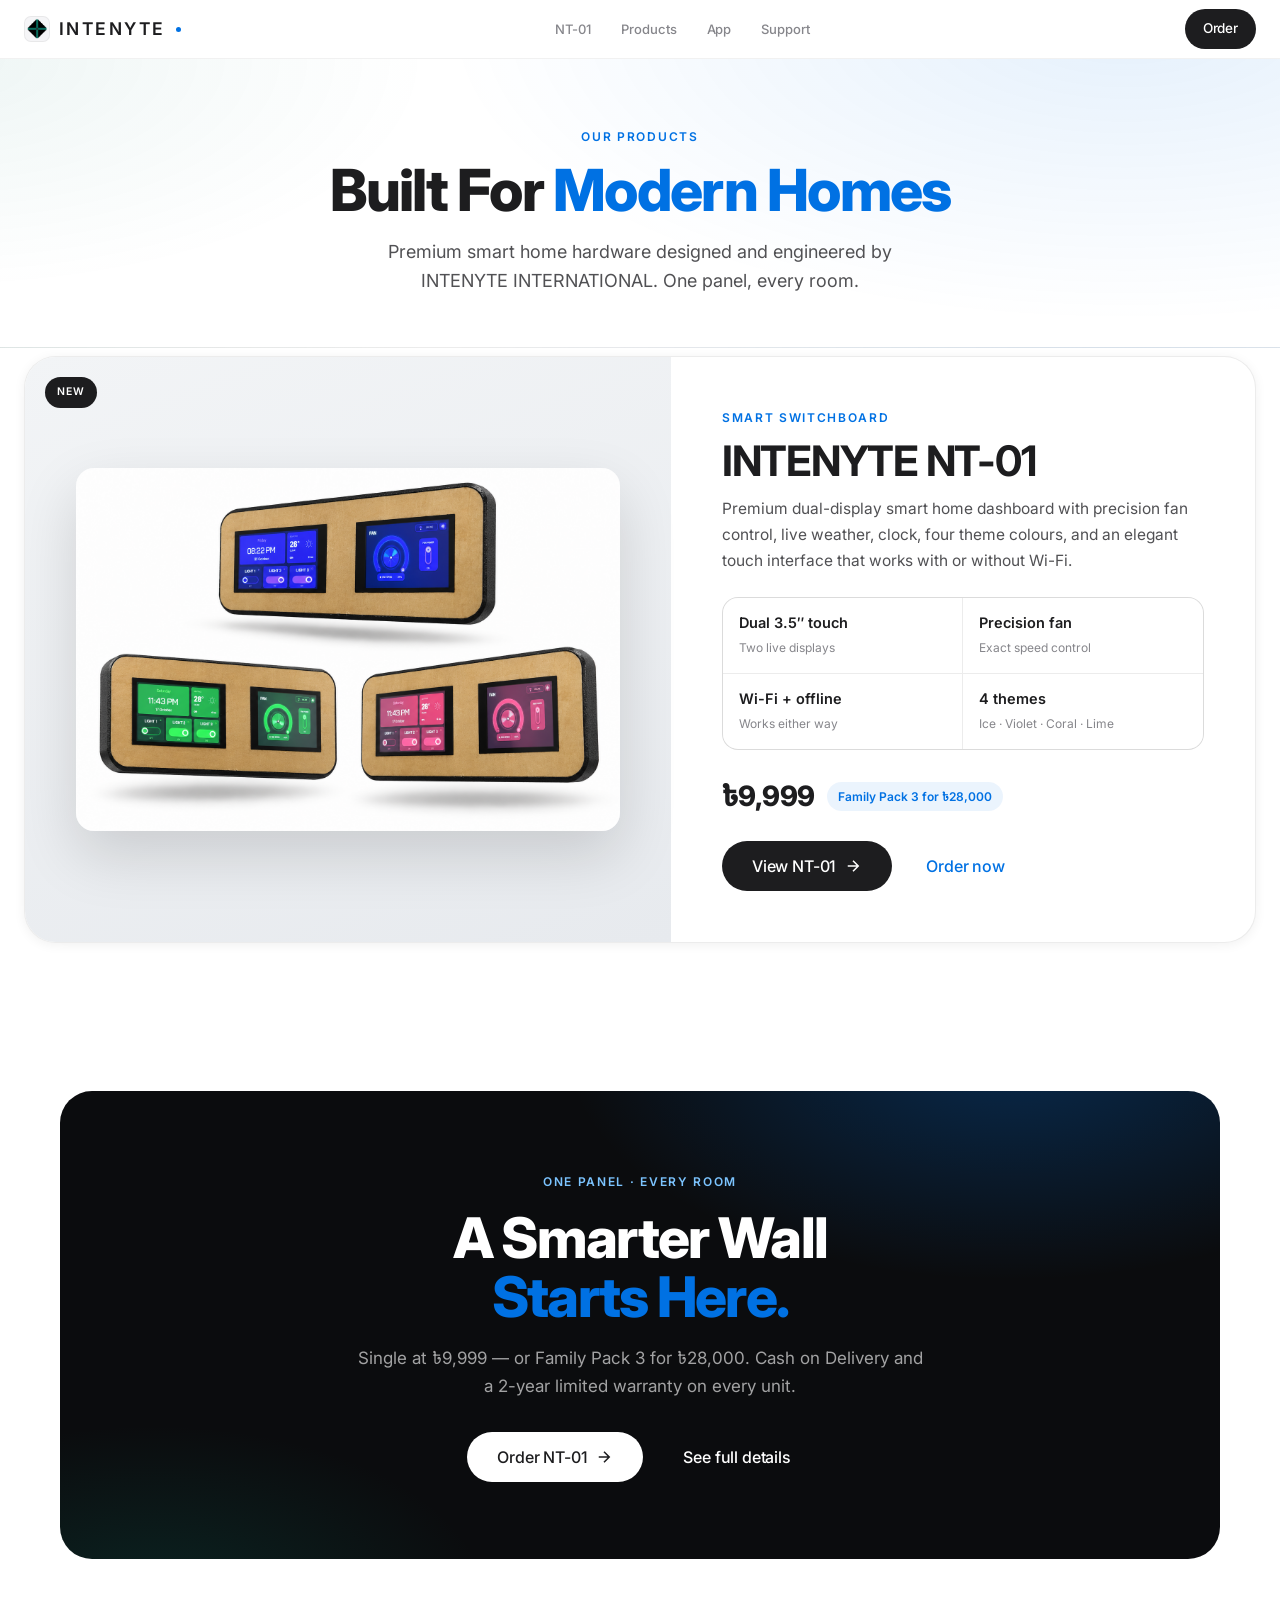
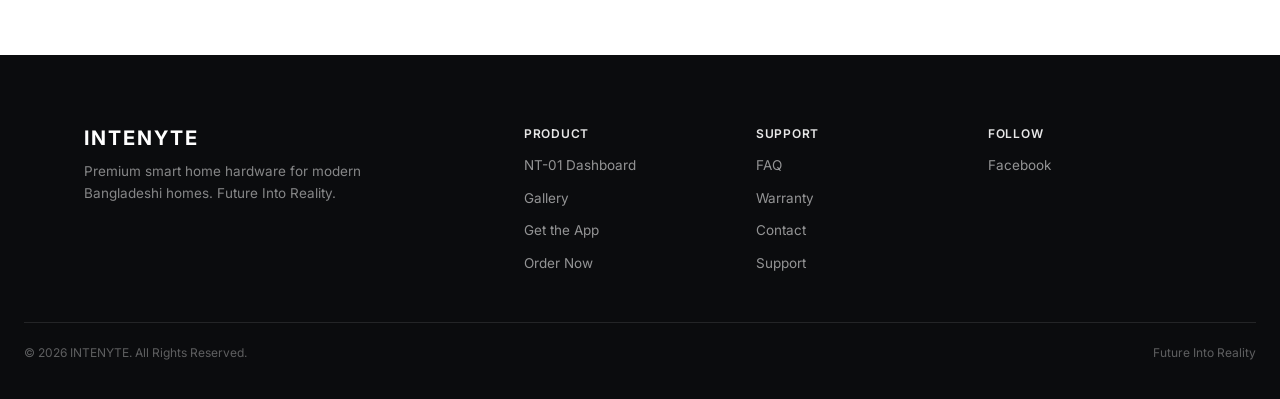
<file: products/index.html>
<!DOCTYPE html>
<html lang="en">
<head>
<meta charset="UTF-8">
<meta name="viewport" content="width=device-width, initial-scale=1.0">
<title>Products — INTENYTE</title>
<meta name="description" content="Explore smart home products by INTENYTE INTERNATIONAL. Discover the NT-01 premium dual display smart home dashboard.">
<meta name="theme-color" content="#ffffff">
<link rel="canonical" href="https://intenyte.com/products/">
<script>(function(){if(location.protocol!=="http:"&&location.protocol!=="https:")return;var p=location.pathname;if(p.length>=11&&p.slice(-11)==="/index.html"){location.replace(p.slice(0,p.length-10)+location.search+location.hash);}})();</script>
<link rel="icon" type="image/png" href="../img/INTENYTE--LOGO.png">
<link rel="apple-touch-icon" href="../img/INTENYTE--LOGO.png">
<link rel="preconnect" href="https://fonts.googleapis.com">
<link rel="preconnect" href="https://fonts.gstatic.com" crossorigin>
<link href="https://fonts.googleapis.com/css2?family=Noto+Sans+Bengali:wght@400;500;600;700&family=Inter:wght@400;500;600;700;800&display=swap" rel="stylesheet">
<link rel="stylesheet" href="../style.css">
<!-- Meta Pixel Code -->
<script>!function(f,b,e,v,n,t,s){if(f.fbq)return;n=f.fbq=function(){n.callMethod?n.callMethod.apply(n,arguments):n.queue.push(arguments)};if(!f._fbq)f._fbq=n;n.push=n;n.loaded=!0;n.version='2.0';n.queue=[];t=b.createElement(e);t.async=!0;t.src=v;s=b.getElementsByTagName(e)[0];s.parentNode.insertBefore(t,s)}(window,document,'script','https://connect.facebook.net/en_US/fbevents.js'); fbq('init', '1884692699178716'); fbq('track', 'PageView');</script>
<noscript><img height="1" width="1" style="display:none" src="https://www.facebook.com/tr?id=1884692699178716&ev=PageView&noscript=1"/></noscript>
<!-- End Meta Pixel Code -->
<script>if(typeof fbq!=='undefined'){fbq('track','ViewContent',{content_name:'INTENYTE NT-01',content_category:'Smart Switchboard',content_ids:['nt-01'],content_type:'product',value:9999,currency:'BDT'});}</script>
</head>

<body>

<!-- HEADER -->
<header class="header">
<nav class="navbar">
    <a href="/" class="logo"><img class="logo-img" src="../img/INTENYTE--LOGO.png" alt="INTENYTE logo" width="64" height="64">INTENYTE</a>
    <ul class="nav-links" id="navLinks">
        <li><a href="/product">NT-01</a></li>
        <li><a href="/products/">Products</a></li>
        <li><a href="/app/">App</a></li>
        <li><a href="/support/">Support</a></li>
        <li class="mobile-nav-cta">
            <a href="/order" class="nav-btn">Order NT-01</a>
        </li>
    </ul>
    <a href="/order" class="nav-btn desktop-nav-btn">Order</a>
    <button class="menu-toggle" id="menuToggle" aria-label="Toggle navigation" aria-expanded="false">
        <span></span>
        <span></span>
        <span></span>
    </button>
</nav>
</header>

<!-- PRODUCTS -->
<section class="page-hero page-hero--slim">
<div class="page-hero-inner">
    <div class="page-hero-copy">
        <div class="section-badge">OUR PRODUCTS</div>
        <h1>Built For <span class="gold-text">Modern Homes</span></h1>
        <p>Premium smart home hardware designed and engineered by INTENYTE INTERNATIONAL. One panel, every room.</p>
    </div>
</div>
</section>

<div class="products-showcase">
    <div class="products-card">
        <div class="products-visual">
            <span class="products-tag">NEW</span>
            <img src="../img/img/duo-angle.png" alt="INTENYTE NT-01 dual touch smart switchboard floating in studio light" loading="lazy" decoding="async">
        </div>
        <div class="products-info">
            <div class="section-badge">SMART SWITCHBOARD</div>
            <h2>INTENYTE NT-01</h2>
            <p>Premium dual-display smart home dashboard with precision fan control, live weather, clock, four theme colours, and an elegant touch interface that works with or without Wi-Fi.</p>
            <div class="products-specs">
                <div class="pspec"><strong>Dual 3.5″ touch</strong><span>Two live displays</span></div>
                <div class="pspec"><strong>Precision fan</strong><span>Exact speed control</span></div>
                <div class="pspec"><strong>Wi-Fi + offline</strong><span>Works either way</span></div>
                <div class="pspec"><strong>4 themes</strong><span>Ice · Violet · Coral · Lime</span></div>
            </div>
            <div class="products-price">
                <span class="now">৳9,999</span>
                <span class="pack">Family Pack 3 for ৳28,000</span>
            </div>
            <div class="products-actions">
                <a href="/product" class="primary-btn royal">
                    View NT-01
                    <svg width="18" height="18" viewBox="0 0 24 24" fill="none" stroke="currentColor" stroke-width="2"><path d="M5 12h14M12 5l7 7-7 7"/></svg>
                </a>
                <a href="/order" class="secondary-btn">Order now</a>
            </div>
        </div>
    </div>
</div>

<section class="booking">
<div class="booking-box">
    <div class="section-badge">ONE PANEL · EVERY ROOM</div>
    <h2>A Smarter Wall<br><span class="gold-text">Starts Here.</span></h2>
    <p>Single at ৳9,999 — or Family Pack 3 for ৳28,000. Cash on Delivery and a 2-year limited warranty on every unit.</p>
    <div class="booking-buttons">
        <a href="/order" class="primary-btn royal">Order NT-01
            <svg width="18" height="18" viewBox="0 0 24 24" fill="none" stroke="currentColor" stroke-width="2"><path d="M5 12h14M12 5l7 7-7 7"/></svg>
        </a>
        <a href="/product" class="secondary-btn">See full details</a>
    </div>
</div>
</section>

<!-- FOOTER -->
<footer class="footer">
<div class="footer-top">
    <div class="footer-brand">
        <h2>INTENYTE</h2>
        <p>Premium smart home hardware for modern Bangladeshi homes. Future Into Reality.</p>
    </div>
    <div class="footer-links">
        <h4>Product</h4>
        <a href="/product">NT-01 Dashboard</a>
        <a href="/product#gallery">Gallery</a>
        <a href="/app/">Get the App</a>
        <a href="/order">Order Now</a>
    </div>
    <div class="footer-links">
        <h4>Support</h4>
        <a href="/#faq">FAQ</a>
        <a href="/warranty/">Warranty</a>
        <a href="/contact/">Contact</a>
        <a href="/support/">Support</a>
    </div>
    <div class="footer-links">
        <h4>Follow</h4>
        <a href="https://www.facebook.com/profile.php?id=61590310892674">Facebook</a>
    </div>
</div>
<div class="footer-divider"></div>
<div class="footer-bottom">
    <p>&copy; 2026 INTENYTE. All Rights Reserved.</p>
    <p>Future Into Reality</p>
</div>
</footer>

<!-- BACK TO TOP -->
<button id="topButton" aria-label="Back to top">&uarr;</button>

<script src="../script.js"></script>

</body>
</html>
</file>
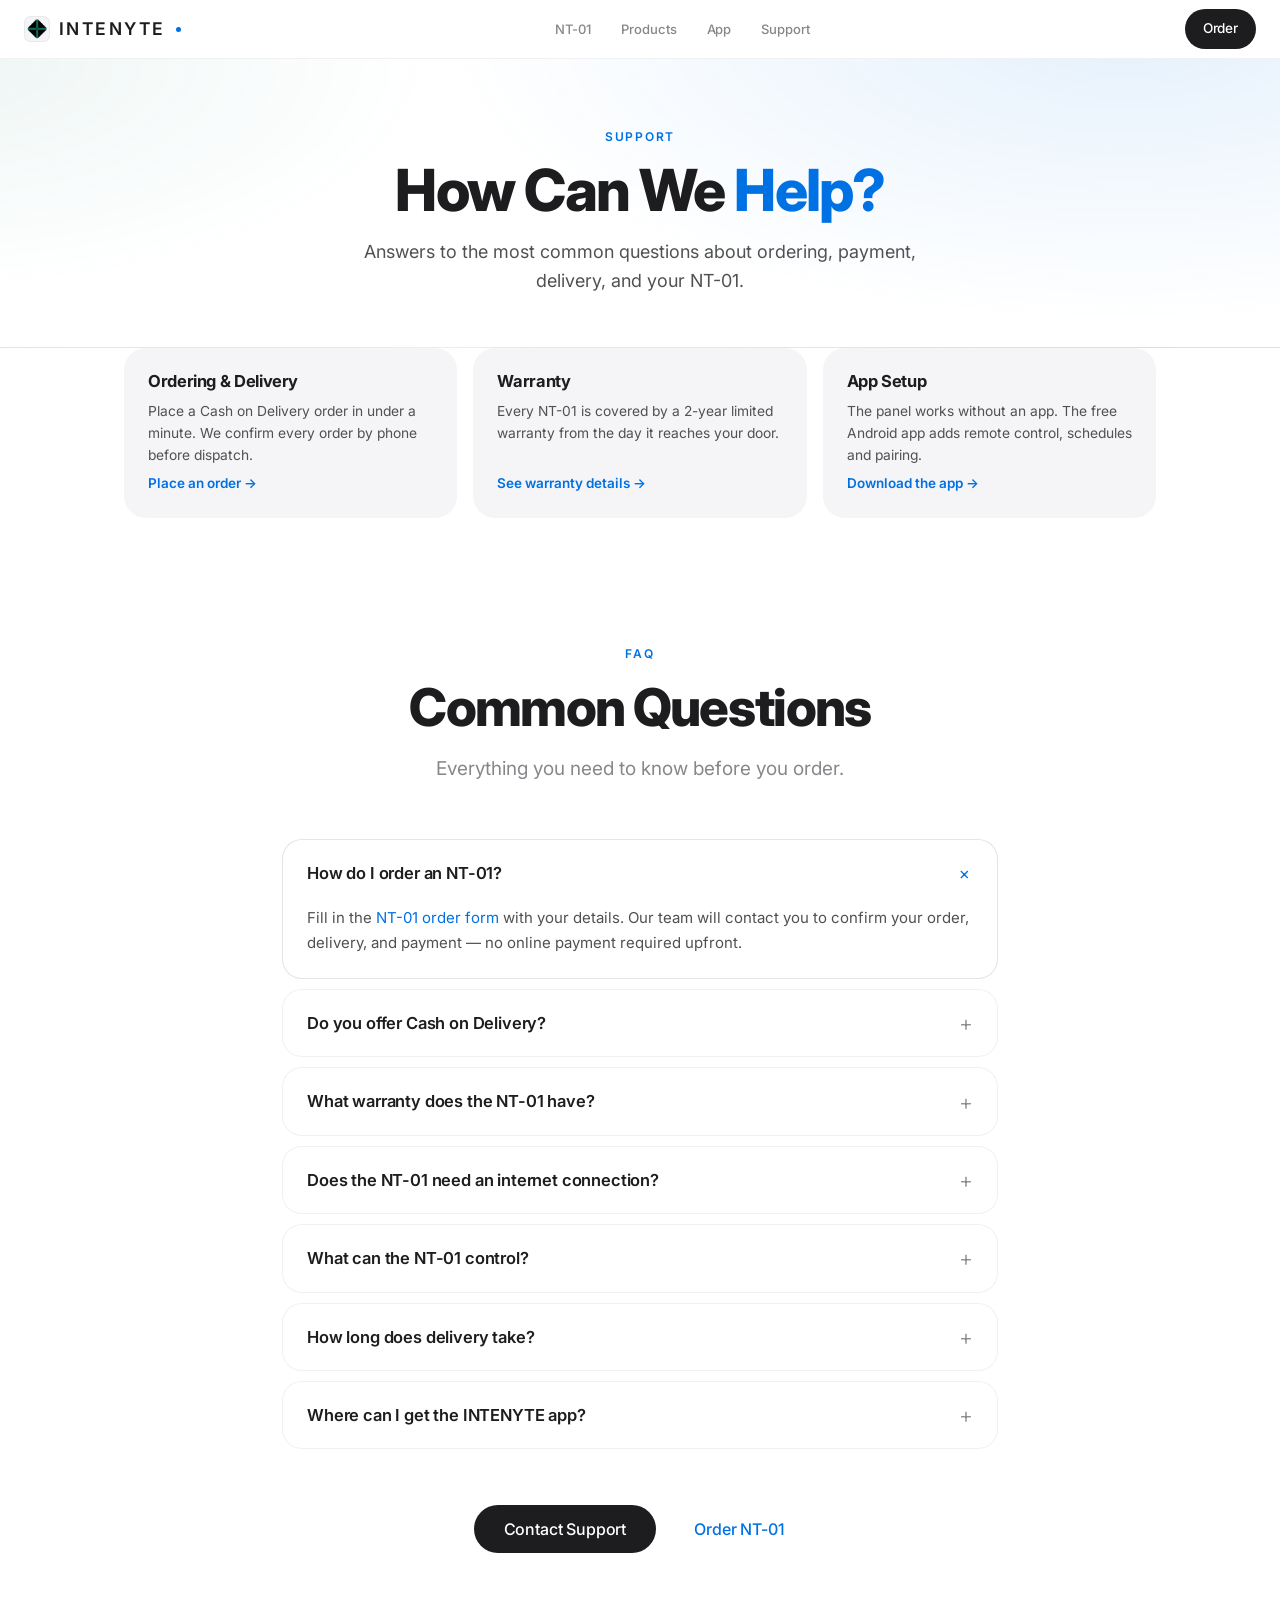
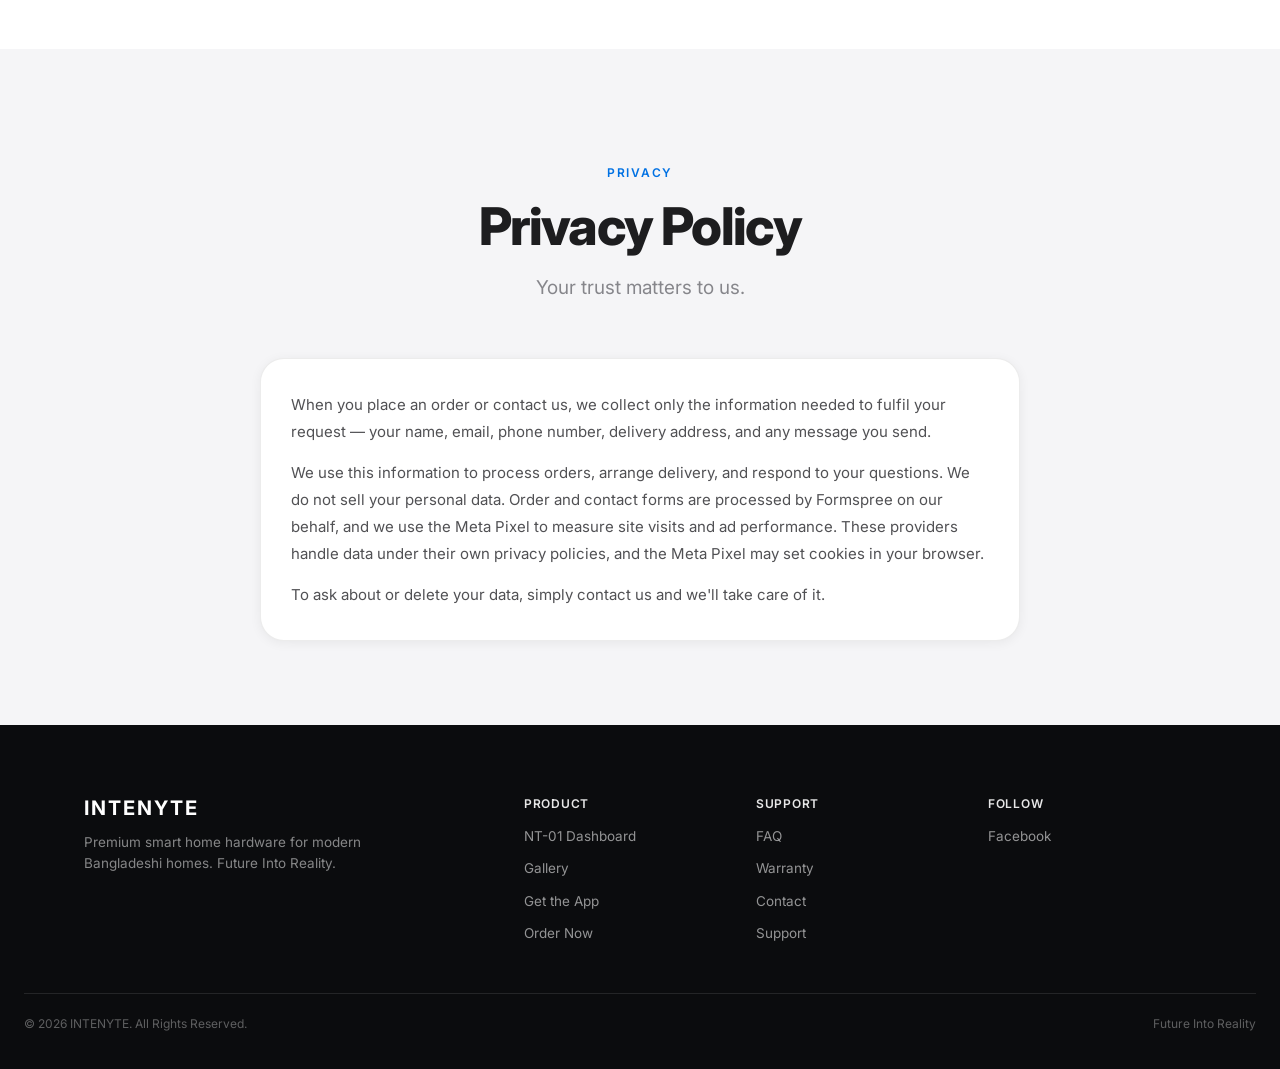
<file: support/index.html>
<!DOCTYPE html>
<html lang="en">
<head>
<meta charset="UTF-8">
<meta name="viewport" content="width=device-width, initial-scale=1.0">
<title>Support — INTENYTE</title>
<meta name="description" content="Frequently asked questions, privacy policy, and support for INTENYTE NT-01 customers.">
<meta name="theme-color" content="#ffffff">
<link rel="canonical" href="https://intenyte.com/support/">
<script>(function(){if(location.protocol!=="http:"&&location.protocol!=="https:")return;var p=location.pathname;if(p.length>=11&&p.slice(-11)==="/index.html"){location.replace(p.slice(0,p.length-10)+location.search+location.hash);}})();</script>
<link rel="icon" type="image/png" href="../img/INTENYTE--LOGO.png">
<link rel="apple-touch-icon" href="../img/INTENYTE--LOGO.png">
<link rel="preconnect" href="https://fonts.googleapis.com">
<link rel="preconnect" href="https://fonts.gstatic.com" crossorigin>
<link href="https://fonts.googleapis.com/css2?family=Noto+Sans+Bengali:wght@400;500;600;700&family=Inter:wght@400;500;600;700;800&display=swap" rel="stylesheet">
<link rel="stylesheet" href="../style.css">
<!-- Meta Pixel Code -->
<script>!function(f,b,e,v,n,t,s){if(f.fbq)return;n=f.fbq=function(){n.callMethod?n.callMethod.apply(n,arguments):n.queue.push(arguments)};if(!f._fbq)f._fbq=n;n.push=n;n.loaded=!0;n.version='2.0';n.queue=[];t=b.createElement(e);t.async=!0;t.src=v;s=b.getElementsByTagName(e)[0];s.parentNode.insertBefore(t,s)}(window,document,'script','https://connect.facebook.net/en_US/fbevents.js'); fbq('init', '1884692699178716'); fbq('track', 'PageView');</script>
<noscript><img height="1" width="1" style="display:none" src="https://www.facebook.com/tr?id=1884692699178716&ev=PageView&noscript=1"/></noscript>
<!-- End Meta Pixel Code -->
</head>

<body>

<!-- HEADER -->
<header class="header">
<nav class="navbar">
    <a href="/" class="logo"><img class="logo-img" src="../img/INTENYTE--LOGO.png" alt="INTENYTE logo" width="64" height="64">INTENYTE</a>
    <ul class="nav-links" id="navLinks">
        <li><a href="/product">NT-01</a></li>
        <li><a href="/products/">Products</a></li>
        <li><a href="/app/">App</a></li>
        <li><a href="/support/">Support</a></li>
        <li class="mobile-nav-cta">
            <a href="/order" class="nav-btn">Order NT-01</a>
        </li>
    </ul>
    <a href="/order" class="nav-btn desktop-nav-btn">Order</a>
    <button class="menu-toggle" id="menuToggle" aria-label="Toggle navigation" aria-expanded="false">
        <span></span>
        <span></span>
        <span></span>
    </button>
</nav>
</header>

<!-- SUPPORT / FAQ -->
<section class="page-hero page-hero--slim">
<div class="page-hero-inner">
    <div class="page-hero-copy">
        <div class="section-badge">SUPPORT</div>
        <h1>How Can We <span class="gold-text">Help?</span></h1>
        <p>Answers to the most common questions about ordering, payment, delivery, and your NT-01.</p>
    </div>
</div>
</section>

<div class="help-grid">
    <div class="help-card">
        <h3>Ordering &amp; Delivery</h3>
        <p>Place a Cash on Delivery order in under a minute. We confirm every order by phone before dispatch.</p>
        <a href="/order">Place an order &rarr;</a>
    </div>
    <div class="help-card">
        <h3>Warranty</h3>
        <p>Every NT-01 is covered by a 2-year limited warranty from the day it reaches your door.</p>
        <a href="/warranty/">See warranty details &rarr;</a>
    </div>
    <div class="help-card">
        <h3>App Setup</h3>
        <p>The panel works without an app. The free Android app adds remote control, schedules and pairing.</p>
        <a href="/app/">Download the app &rarr;</a>
    </div>
</div>

<section class="section-pad">
<div class="section-header">
    <div class="section-badge">FAQ</div>
    <h2 class="section-title">Common Questions</h2>
    <p class="section-subtitle">Everything you need to know before you order.</p>
</div>

<div class="faq-list" id="faq">
    <details class="faq-item" open>
        <summary>How do I order an NT-01?</summary>
        <p>Fill in the <a href="/order" style="color:var(--accent);">NT-01 order form</a> with your details. Our team will contact you to confirm your order, delivery, and payment — no online payment required upfront.</p>
    </details>
    <details class="faq-item">
        <summary>Do you offer Cash on Delivery?</summary>
        <p>Yes. Cash on Delivery is available — you pay only when the NT-01 reaches your door.</p>
    </details>
    <details class="faq-item">
        <summary>What warranty does the NT-01 have?</summary>
        <p>Every NT-01 comes with a 2-year limited warranty covering manufacturing defects. See the full <a href="/warranty/" style="color:var(--accent);">warranty details</a>.</p>
    </details>
    <details class="faq-item">
        <summary>Does the NT-01 need an internet connection?</summary>
        <p>No. The NT-01 works over Wi-Fi for smart features like live weather and scheduling, and also supports full offline control of lights and fans.</p>
    </details>
    <details class="faq-item">
        <summary>What can the NT-01 control?</summary>
        <p>Lights and fans with precise linear speed control, four theme colours, plus live weather and clock displays on its dual touch screens.</p>
    </details>
    <details class="faq-item">
        <summary>How long does delivery take?</summary>
        <p>Delivery is arranged after our team confirms your order by call, so you'll know the exact timeline for your location before you pay.</p>
    </details>
    <details class="faq-item">
        <summary>Where can I get the INTENYTE app?</summary>
        <p>Download it directly from our <a href="/app/" style="color:var(--accent);">app download page</a> — free for Android, installed in under a minute.</p>
    </details>
</div>

<div class="rg-cta">
    <a href="/contact/" class="primary-btn royal">Contact Support</a>
    <a href="/order" class="secondary-btn">Order NT-01</a>
</div>
</section>

<!-- PRIVACY -->
<section id="privacy" style="background:var(--surface)">
<div class="section-header">
    <div class="section-badge">PRIVACY</div>
    <h2 class="section-title">Privacy Policy</h2>
    <p class="section-subtitle">Your trust matters to us.</p>
</div>
<div class="privacy-card">
    <p>When you place an order or contact us, we collect only the information needed to fulfil your request — your name, email, phone number, delivery address, and any message you send.</p>
    <p>We use this information to process orders, arrange delivery, and respond to your questions. We do not sell your personal data. Order and contact forms are processed by Formspree on our behalf, and we use the Meta Pixel to measure site visits and ad performance. These providers handle data under their own privacy policies, and the Meta Pixel may set cookies in your browser.</p>
    <p>To ask about or delete your data, simply <a href="/contact/">contact us</a> and we'll take care of it.</p>
</div>
<div style="height:84px"></div>
</section>

<!-- FOOTER -->
<footer class="footer">
<div class="footer-top">
    <div class="footer-brand">
        <h2>INTENYTE</h2>
        <p>Premium smart home hardware for modern Bangladeshi homes. Future Into Reality.</p>
    </div>
    <div class="footer-links">
        <h4>Product</h4>
        <a href="/product">NT-01 Dashboard</a>
        <a href="/product#gallery">Gallery</a>
        <a href="/app/">Get the App</a>
        <a href="/order">Order Now</a>
    </div>
    <div class="footer-links">
        <h4>Support</h4>
        <a href="/#faq">FAQ</a>
        <a href="/warranty/">Warranty</a>
        <a href="/contact/">Contact</a>
        <a href="/support/">Support</a>
    </div>
    <div class="footer-links">
        <h4>Follow</h4>
        <a href="https://www.facebook.com/profile.php?id=61590310892674">Facebook</a>
    </div>
</div>
<div class="footer-divider"></div>
<div class="footer-bottom">
    <p>&copy; 2026 INTENYTE. All Rights Reserved.</p>
    <p>Future Into Reality</p>
</div>
</footer>

<!-- BACK TO TOP -->
<button id="topButton" aria-label="Back to top">&uarr;</button>

<script src="../script.js"></script>

</body>
</html>
</file>
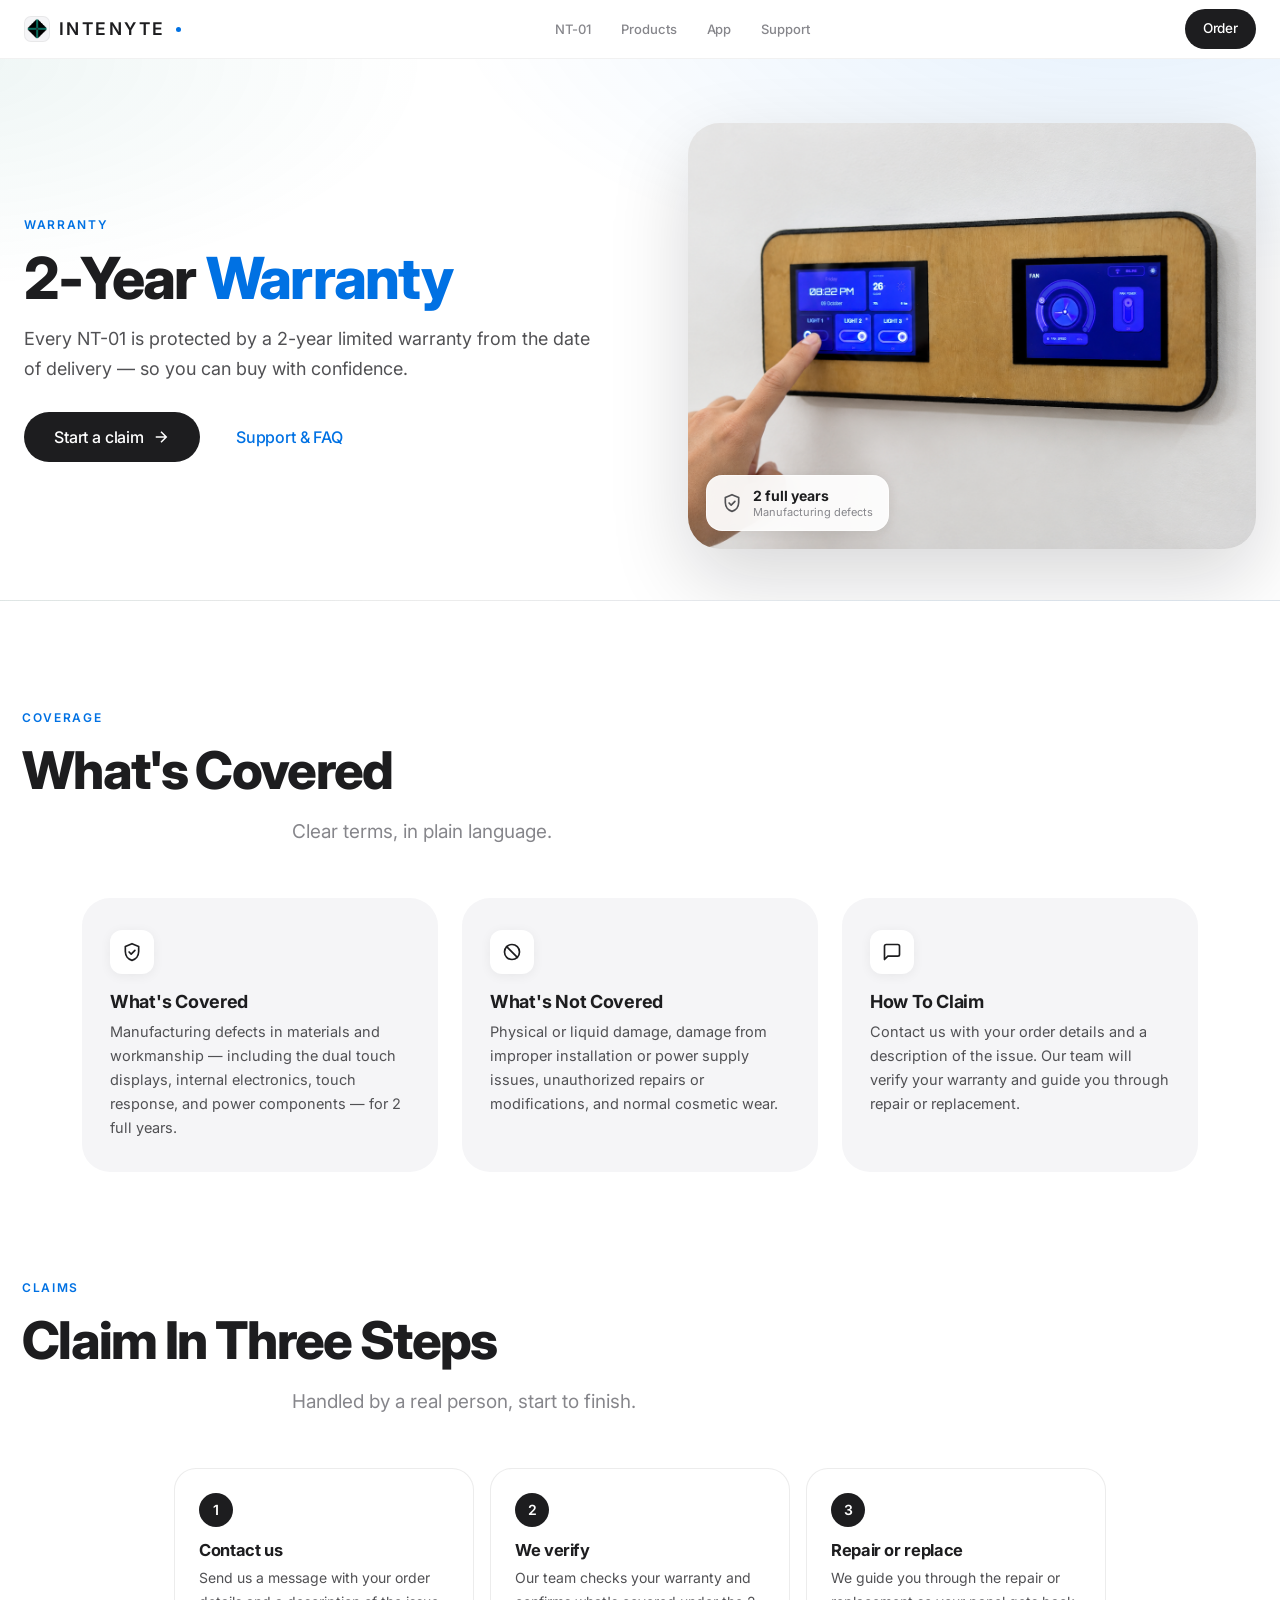
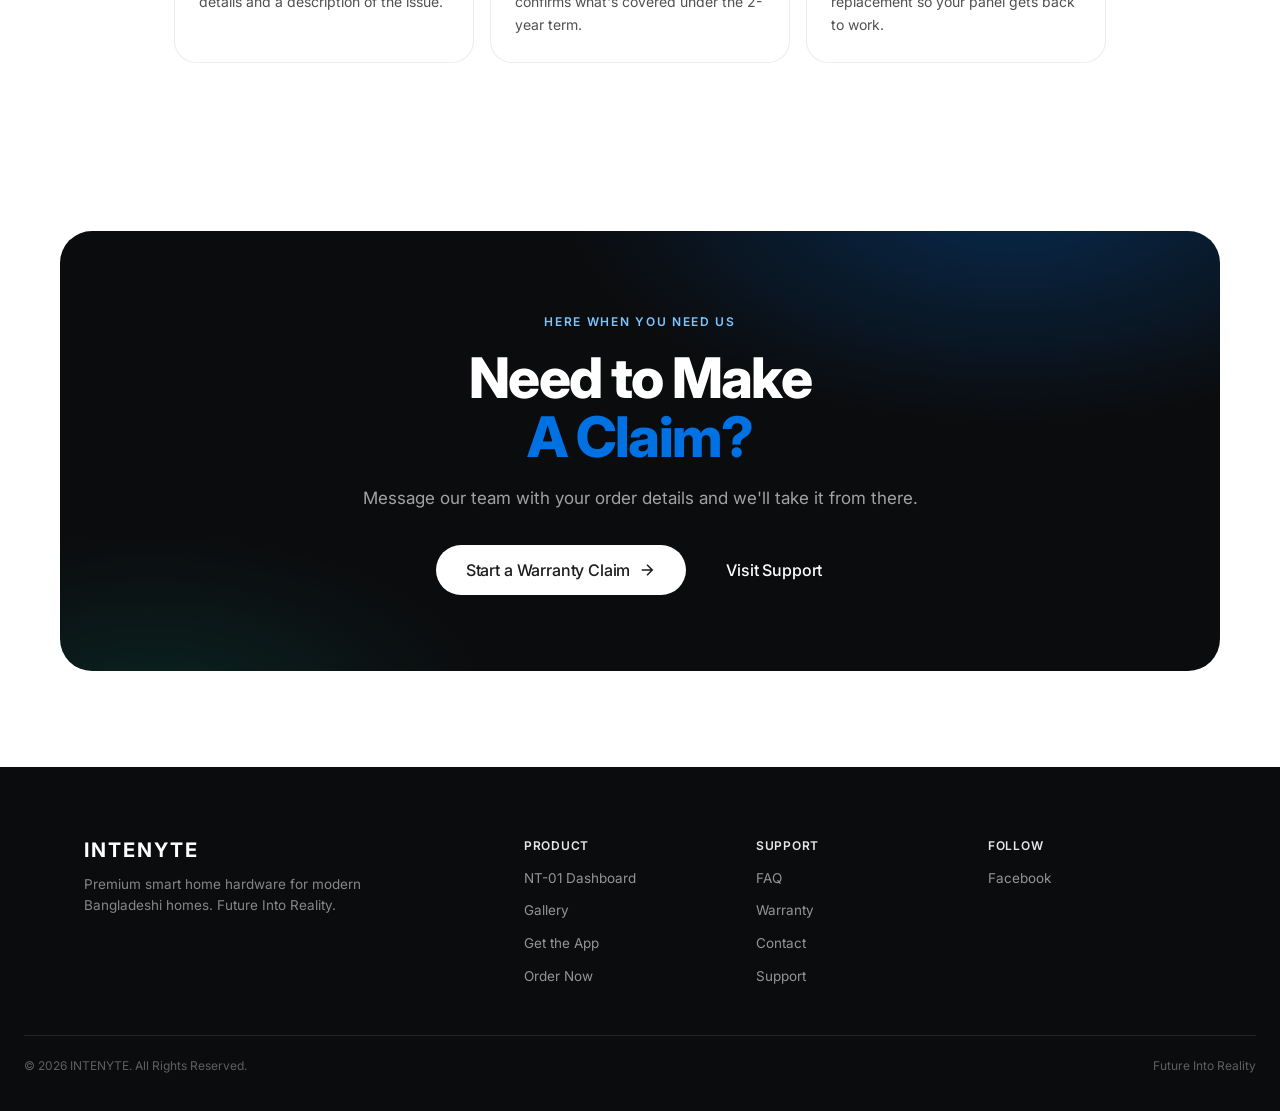
<file: warranty/index.html>
<!DOCTYPE html>
<html lang="en">
<head>
<meta charset="UTF-8">
<meta name="viewport" content="width=device-width, initial-scale=1.0">
<title>Warranty — INTENYTE NT-01</title>
<meta name="description" content="Every INTENYTE NT-01 is covered by a 2-year limited warranty. See what's covered and how to make a claim.">
<meta name="theme-color" content="#ffffff">
<link rel="canonical" href="https://intenyte.com/warranty/">
<script>(function(){if(location.protocol!=="http:"&&location.protocol!=="https:")return;var p=location.pathname;if(p.length>=11&&p.slice(-11)==="/index.html"){location.replace(p.slice(0,p.length-10)+location.search+location.hash);}})();</script>
<link rel="icon" type="image/png" href="../img/INTENYTE--LOGO.png">
<link rel="apple-touch-icon" href="../img/INTENYTE--LOGO.png">
<link rel="preconnect" href="https://fonts.googleapis.com">
<link rel="preconnect" href="https://fonts.gstatic.com" crossorigin>
<link href="https://fonts.googleapis.com/css2?family=Noto+Sans+Bengali:wght@400;500;600;700&family=Inter:wght@400;500;600;700;800&display=swap" rel="stylesheet">
<link rel="stylesheet" href="../style.css">
<!-- Meta Pixel Code -->
<script>!function(f,b,e,v,n,t,s){if(f.fbq)return;n=f.fbq=function(){n.callMethod?n.callMethod.apply(n,arguments):n.queue.push(arguments)};if(!f._fbq)f._fbq=n;n.push=n;n.loaded=!0;n.version='2.0';n.queue=[];t=b.createElement(e);t.async=!0;t.src=v;s=b.getElementsByTagName(e)[0];s.parentNode.insertBefore(t,s)}(window,document,'script','https://connect.facebook.net/en_US/fbevents.js'); fbq('init', '1884692699178716'); fbq('track', 'PageView');</script>
<noscript><img height="1" width="1" style="display:none" src="https://www.facebook.com/tr?id=1884692699178716&ev=PageView&noscript=1"/></noscript>
<!-- End Meta Pixel Code -->
</head>

<body>

<!-- HEADER -->
<header class="header">
<nav class="navbar">
    <a href="/" class="logo"><img class="logo-img" src="../img/INTENYTE--LOGO.png" alt="INTENYTE logo" width="64" height="64">INTENYTE</a>
    <ul class="nav-links" id="navLinks">
        <li><a href="/product">NT-01</a></li>
        <li><a href="/products/">Products</a></li>
        <li><a href="/app/">App</a></li>
        <li><a href="/support/">Support</a></li>
        <li class="mobile-nav-cta">
            <a href="/order" class="nav-btn">Order NT-01</a>
        </li>
    </ul>
    <a href="/order" class="nav-btn desktop-nav-btn">Order</a>
    <button class="menu-toggle" id="menuToggle" aria-label="Toggle navigation" aria-expanded="false">
        <span></span>
        <span></span>
        <span></span>
    </button>
</nav>
</header>

<!-- WARRANTY -->
<section class="page-hero">
<div class="page-hero-inner">
    <div class="page-hero-copy">
        <div class="section-badge">WARRANTY</div>
        <h1>2-Year <span class="gold-text">Warranty</span></h1>
        <p>Every NT-01 is protected by a 2-year limited warranty from the date of delivery — so you can buy with confidence.</p>
        <div class="page-hero-actions">
            <a href="/contact/" class="primary-btn royal">Start a claim
                <svg width="18" height="18" viewBox="0 0 24 24" fill="none" stroke="currentColor" stroke-width="2"><path d="M5 12h14M12 5l7 7-7 7"/></svg>
            </a>
            <a href="/support/" class="secondary-btn">Support &amp; FAQ</a>
        </div>
    </div>
    <div class="page-hero-media page-hero-media--4x3 warranty-hero-media">
        <img src="../img/img/touch-hand.png" alt="Finger touching the glowing NT-01 smart switchboard display" loading="lazy" decoding="async">
        <div class="page-hero-float">
            <svg width="20" height="20" viewBox="0 0 24 24" fill="none" stroke="currentColor" stroke-width="2" stroke-linecap="round" stroke-linejoin="round"><path d="M12 2l8 3.5v6c0 5-3.4 9.3-8 10.5-4.6-1.2-8-5.5-8-10.5v-6L12 2z"/><path d="M8.5 12l2.5 2.5 4.5-4.5"/></svg>
            <span><b>2 full years</b><small>Manufacturing defects</small></span>
        </div>
    </div>
</div>
</section>

<div class="section-header">
    <div class="section-badge">COVERAGE</div>
    <h2 class="section-title">What's Covered</h2>
    <p class="section-subtitle">Clear terms, in plain language.</p>
</div>

<div class="warranty-grid">
    <div class="warranty-card">
        <div class="warranty-icon">
            <svg viewBox="0 0 24 24" fill="none" stroke="currentColor" stroke-width="2" stroke-linecap="round" stroke-linejoin="round"><path d="M12 2l8 3.5v6c0 5-3.4 9.3-8 10.5-4.6-1.2-8-5.5-8-10.5v-6L12 2z"/><path d="M8.5 12l2.5 2.5 4.5-4.5"/></svg>
        </div>
        <h3>What's Covered</h3>
        <p>Manufacturing defects in materials and workmanship — including the dual touch displays, internal electronics, touch response, and power components — for 2 full years.</p>
    </div>
    <div class="warranty-card">
        <div class="warranty-icon">
            <svg viewBox="0 0 24 24" fill="none" stroke="currentColor" stroke-width="2" stroke-linecap="round" stroke-linejoin="round"><circle cx="12" cy="12" r="9"/><path d="M5.6 5.6l12.8 12.8"/></svg>
        </div>
        <h3>What's Not Covered</h3>
        <p>Physical or liquid damage, damage from improper installation or power supply issues, unauthorized repairs or modifications, and normal cosmetic wear.</p>
    </div>
    <div class="warranty-card">
        <div class="warranty-icon">
            <svg viewBox="0 0 24 24" fill="none" stroke="currentColor" stroke-width="2" stroke-linecap="round" stroke-linejoin="round"><path d="M21 15a2 2 0 0 1-2 2H7l-4 4V5a2 2 0 0 1 2-2h14a2 2 0 0 1 2 2z"/></svg>
        </div>
        <h3>How To Claim</h3>
        <p>Contact us with your order details and a description of the issue. Our team will verify your warranty and guide you through repair or replacement.</p>
    </div>
</div>

<div class="section-header">
    <div class="section-badge">CLAIMS</div>
    <h2 class="section-title">Claim In Three Steps</h2>
    <p class="section-subtitle">Handled by a real person, start to finish.</p>
</div>

<div class="claim-steps">
    <div class="claim-step">
        <span class="step-num">1</span>
        <h3>Contact us</h3>
        <p>Send us a message with your order details and a description of the issue.</p>
    </div>
    <div class="claim-step">
        <span class="step-num">2</span>
        <h3>We verify</h3>
        <p>Our team checks your warranty and confirms what's covered under the 2-year term.</p>
    </div>
    <div class="claim-step">
        <span class="step-num">3</span>
        <h3>Repair or replace</h3>
        <p>We guide you through the repair or replacement so your panel gets back to work.</p>
    </div>
</div>

<section class="booking">
<div class="booking-box">
    <div class="section-badge">HERE WHEN YOU NEED US</div>
    <h2>Need to Make<br><span class="gold-text">A Claim?</span></h2>
    <p>Message our team with your order details and we'll take it from there.</p>
    <div class="booking-buttons">
        <a href="/contact/" class="primary-btn royal">Start a Warranty Claim
            <svg width="18" height="18" viewBox="0 0 24 24" fill="none" stroke="currentColor" stroke-width="2"><path d="M5 12h14M12 5l7 7-7 7"/></svg>
        </a>
        <a href="/support/" class="secondary-btn">Visit Support</a>
    </div>
</div>
</section>

<!-- FOOTER -->
<footer class="footer">
<div class="footer-top">
    <div class="footer-brand">
        <h2>INTENYTE</h2>
        <p>Premium smart home hardware for modern Bangladeshi homes. Future Into Reality.</p>
    </div>
    <div class="footer-links">
        <h4>Product</h4>
        <a href="/product">NT-01 Dashboard</a>
        <a href="/product#gallery">Gallery</a>
        <a href="/app/">Get the App</a>
        <a href="/order">Order Now</a>
    </div>
    <div class="footer-links">
        <h4>Support</h4>
        <a href="/#faq">FAQ</a>
        <a href="/warranty/">Warranty</a>
        <a href="/contact/">Contact</a>
        <a href="/support/">Support</a>
    </div>
    <div class="footer-links">
        <h4>Follow</h4>
        <a href="https://www.facebook.com/profile.php?id=61590310892674">Facebook</a>
    </div>
</div>
<div class="footer-divider"></div>
<div class="footer-bottom">
    <p>&copy; 2026 INTENYTE. All Rights Reserved.</p>
    <p>Future Into Reality</p>
</div>
</footer>

<!-- BACK TO TOP -->
<button id="topButton" aria-label="Back to top">&uarr;</button>

<script src="../script.js"></script>

</body>
</html>
</file>
<file: style.css>
/* ==================================================
   INTENYTE — Quiet Luxury
   Art direction: apple.com. White canvas, generous
   whitespace, near-black typography, one blue accent,
   one decisive CTA per screen. Nothing else.
   ================================================== */

/* ---------- Tokens ---------- */
:root{
  --bg:#ffffff;
  --bg-alt:#f5f5f7;
  --bg-deep:#fbfbfd;
  --ink:#1d1d1f;
  --ink-2:#424245;
  --body:#515154;
  --muted:#86868b;
  --faint:#a1a1a6;
  --line:rgba(0,0,0,.10);
  --line-soft:rgba(0,0,0,.055);
  --accent:#0071e3;
  --accent-hover:#0077ed;
  --teal:#0a8f83;
  --r-sm:12px; --r:20px; --r-lg:28px;
  --font-d:-apple-system,BlinkMacSystemFont,"SF Pro Display","Inter","Noto Sans Bengali","Segoe UI",system-ui,sans-serif;
  --font-b:-apple-system,BlinkMacSystemFont,"SF Pro Text","Inter","Noto Sans Bengali","Segoe UI",system-ui,sans-serif;
  --ease:cubic-bezier(.25,.1,.25,1);
  --shadow-sm:0 2px 12px rgba(0,0,0,.06);
  --shadow:0 4px 24px rgba(0,0,0,.08);
  --shadow-lg:0 12px 48px rgba(0,0,0,.12);
  --container:1160px;
}

/* ---------- Reset / base ---------- */
*,*::before,*::after{margin:0;padding:0;box-sizing:border-box}
html{scroll-behavior:smooth;-webkit-text-size-adjust:100%;overflow-x:clip;scroll-padding-top:76px}
body{
  font-family:var(--font-b);
  background:var(--bg);
  color:var(--body);
  line-height:1.6;
  overflow-x:clip;
  -webkit-font-smoothing:antialiased;
  text-rendering:optimizeLegibility;
}
img{width:100%;display:block;height:auto}
a{color:inherit;text-decoration:none}
ul{list-style:none}
button{font-family:inherit;touch-action:manipulation;background:none;border:none;cursor:pointer;color:inherit}
::selection{background:rgba(0,113,227,.18);color:var(--ink)}
:focus-visible{outline:2px solid var(--accent);outline-offset:3px;border-radius:6px}
[hidden]{display:none!important}

/* Legacy background divs — neutralized (kept for markup compat) */
.bg-grid,.bg-glow,.order-aurora{display:none}

/* ---------- Typography helpers ---------- */
h1,h2,h3,h4{font-family:var(--font-d);color:var(--ink);font-weight:700;letter-spacing:-.022em;line-height:1.12}
.gold-text,.gradient-text{color:#0071e3}

/* ---------- Buttons : one system, few of them ---------- */
.primary-btn{
  display:inline-flex;align-items:center;justify-content:center;gap:8px;
  font-size:16px;font-weight:500;line-height:1;letter-spacing:-.01em;
  color:#fff;background:var(--ink);
  padding:16px 30px;border-radius:980px;border:none;
  cursor:pointer;white-space:nowrap;
  transition:background .25s var(--ease),transform .25s var(--ease),box-shadow .25s var(--ease);
}
.primary-btn:hover{background:#2c2c2e;box-shadow:0 6px 20px rgba(0,0,0,.14)}
.primary-btn svg{transition:transform .25s var(--ease)}
.primary-btn:hover svg{transform:translateX(3px)}
.primary-btn.royal{background:var(--ink)}
.primary-btn.royal:hover{background:#2c2c2e}
.secondary-btn{
  display:inline-flex;align-items:center;justify-content:center;gap:6px;
  font-size:16px;font-weight:500;line-height:1;letter-spacing:-.01em;
  color:var(--accent);
  padding:16px 22px;border-radius:980px;
  transition:color .2s;
}
.secondary-btn:hover{color:var(--accent-hover);text-decoration:underline;text-underline-offset:4px}
.nav-btn{
  display:inline-flex;align-items:center;justify-content:center;
  font-size:13.5px;font-weight:500;letter-spacing:-.01em;
  color:#fff;background:var(--ink);
  padding:9px 18px;border-radius:980px;white-space:nowrap;
  transition:background .25s,transform .25s;
}
.nav-btn:hover{background:#2c2c2e}

/* ---------- Header : quiet, wide, sticky ---------- */
.header{
  position:sticky;top:0;z-index:1000;
  background:rgba(255,255,255,.82);
  -webkit-backdrop-filter:saturate(180%) blur(20px);backdrop-filter:saturate(180%) blur(20px);
  border-bottom:1px solid var(--line-soft);
  padding:0 22px;
  transition:background .3s;
}
.header.scrolled{background:rgba(255,255,255,.92)}
.navbar{display:flex;align-items:center;justify-content:space-between;gap:16px;max-width:var(--container);margin:0 auto;height:56px}
.logo{
  font-family:var(--font-d);font-weight:600;font-size:17px;letter-spacing:.14em;
  color:var(--ink);display:flex;align-items:center;gap:9px;white-space:nowrap;
  padding:9px 0;
}
.logo::after{content:"";width:5px;height:5px;border-radius:50%;background:var(--accent);margin-left:1px}
.logo-img{height:26px;width:26px;object-fit:contain;border-radius:7px;background:#f5f5f7;border:1px solid var(--line-soft);flex-shrink:0;padding:1px}
.nav-links{
  display:flex;flex-direction:row;gap:32px;align-items:center;
  position:static;width:auto;height:auto;margin:0;padding:0;
  background:none;border:none;transform:none;overflow:visible;
}
.nav-links li{width:auto}
.nav-links a{
  display:inline-flex;align-items:center;
  font-size:13px;font-weight:500;letter-spacing:-.005em;color:var(--muted);
  padding:6px 0;border-bottom:none;
  transition:color .2s;
}
.nav-links a:hover{color:var(--ink)}
.nav-links a::after{display:none}
body.menu-open{overflow:hidden}
.mobile-nav-cta{display:none}
.menu-toggle{
  display:none;flex-direction:column;justify-content:center;gap:5px;
  width:40px;height:40px;align-items:center;border-radius:50%;
}
.menu-toggle span{width:18px;height:1.5px;background:var(--ink);border-radius:2px;transition:transform .3s var(--ease),opacity .3s}
.menu-toggle.active span:nth-child(1){transform:translateY(6.5px) rotate(45deg)}
.menu-toggle.active span:nth-child(2){opacity:0}
.menu-toggle.active span:nth-child(3){transform:translateY(-6.5px) rotate(-45deg)}
@media (max-width:900px){
  .menu-toggle{display:flex}
  .desktop-nav-btn{display:none}
  .nav-links{
    position:fixed;top:56px;right:0;width:min(320px,86vw);height:calc(100vh - 56px);height:calc(100dvh - 56px);
    flex-direction:column;gap:0;align-items:stretch;
    padding:24px 30px 36px;
    background:#fff;
    border-left:1px solid var(--line-soft);border-bottom:1px solid var(--line-soft);
    box-shadow:-12px 24px 48px rgba(0,0,0,.10);
    transform:translateX(102%);transition:transform .38s var(--ease);z-index:990;overflow-y:auto;
  }
  .nav-links.open{transform:translateX(0)}
  .nav-links li{width:100%}
  .nav-links a{
    display:flex;align-items:center;justify-content:space-between;
    font-size:17px;font-weight:500;color:var(--ink);
    padding:14px 6px;border-bottom:1px solid var(--line-soft);
  }
  body.menu-open::before{
    content:"";position:fixed;inset:56px 0 0;z-index:980;
    background:rgba(0,0,0,.22);
  }
  .mobile-nav-cta{display:block;margin-top:18px}
  .mobile-nav-cta .nav-btn{width:100%;justify-content:center;padding:14px;font-size:15px}
  .nav-links a.nav-btn{color:#fff;background:var(--ink);border-bottom:none}
}

/* ---------- Hero ---------- */
.hero{
  position:relative;
  padding:96px 22px 64px;
  max-width:var(--container);margin:0 auto;
  display:grid;grid-template-columns:1fr;gap:56px;
}
@media (min-width:980px){
  .hero{grid-template-columns:5fr 6fr;gap:64px;padding:128px 0 80px;align-items:center}
}
.hero-overlay,.hero-bg-orb{display:none}
.hero-eyebrow{
  display:inline-block;font-size:12px;font-weight:600;letter-spacing:.14em;text-transform:uppercase;
  color:var(--accent);margin-bottom:20px;
}
.hero-royal-title{
  font-size:clamp(40px,5.4vw,68px);font-weight:800;letter-spacing:-.03em;line-height:1.05;
  margin-bottom:24px;color:var(--ink);
}
@media (min-width:600px){.hero-royal-title .gold-text{white-space:nowrap}}
.hero-text{font-size:clamp(18px,2.2vw,21px);line-height:1.5;color:var(--body);max-width:52ch;margin-bottom:20px}
.rating-row{display:flex;align-items:center;gap:10px;font-size:14px;color:var(--muted);flex-wrap:wrap}
.rating-starrow,.rating-stars{color:#f5a623;letter-spacing:2px;font-size:13px}
.hero-price-line{display:flex;align-items:center;gap:12px;margin:20px 0 8px;flex-wrap:wrap}
.hero-price-old{font-size:16px;color:var(--faint);text-decoration:line-through}
.hero-price-new{font-size:22px;font-weight:700;color:var(--ink);letter-spacing:-.02em}
.hero-price-chip,.price-chip{
  font-size:11.5px;font-weight:600;letter-spacing:.04em;color:var(--accent);
  background:rgba(0,113,227,.08);padding:5px 10px;border-radius:980px;
}
.hero-buttons{display:flex;gap:16px;align-items:center;margin-top:28px;flex-wrap:wrap}
.hero-bundle-hint{display:inline-block;font-size:14px;color:var(--muted);margin-top:16px}
.hero-bundle-hint a{color:var(--accent)}
.hero-bundle-hint a:hover{text-decoration:underline}
.hero-stats{
  display:grid;grid-template-columns:repeat(3,1fr);gap:24px;
  margin-top:48px;padding-top:32px;border-top:1px solid var(--line-soft);max-width:420px;
}
.hero-stat h3{font-size:22px;font-weight:700;letter-spacing:-.02em;margin-bottom:2px}
.hero-stat p{font-size:12.5px;color:var(--muted);letter-spacing:.02em}

.hero-visual{position:relative}
.hero-visual-glow,.hero-ring{display:none}
.hero-image{
  position:relative;border-radius:var(--r-lg);overflow:hidden;
  box-shadow:0 24px 80px rgba(0,0,0,.16);
  background:#f5f5f7;
  transition:transform .2s var(--ease);
}
.hero-image img{aspect-ratio:4/3;object-fit:cover;transition:opacity .35s var(--ease)}
.hero-image img.fading{opacity:.35}
.hero-theme-bar{
  position:absolute;left:14px;right:auto;bottom:14px;z-index:3;
  display:flex;gap:8px;
}
@media (max-width:380px){
  .hero-theme-bar{left:12px;right:12px;bottom:12px;gap:5px;flex-wrap:wrap}
  .hero-dot{padding:6px 8px;font-size:10px;gap:5px;letter-spacing:.03em}
  .hero-dot i{width:7px;height:7px}
}
.hero-dot{
  display:inline-flex;align-items:center;gap:7px;
  font-size:11px;font-weight:600;letter-spacing:.06em;color:#1d1d1f;
  background:rgba(255,255,255,.88);backdrop-filter:blur(12px);-webkit-backdrop-filter:blur(12px);
  padding:8px 12px;border-radius:980px;border:1px solid rgba(0,0,0,.05);
  transition:background .25s,box-shadow .25s;
}
.hero-dot i{width:9px;height:9px;border-radius:50%;border:1px solid rgba(0,0,0,.08)}
.hero-dot.active{background:#fff;box-shadow:0 2px 10px rgba(0,0,0,.12)}
.hero-theme-name{display:none}

.hero-float-card{
  display:flex;align-items:center;gap:12px;
  background:rgba(255,255,255,.9);backdrop-filter:blur(16px);-webkit-backdrop-filter:blur(16px);
  border:1px solid var(--line-soft);border-radius:16px;
  padding:12px 16px;box-shadow:var(--shadow-sm);
}
.hfc-icon{
  width:36px;height:36px;display:flex;align-items:center;justify-content:center;
  background:var(--bg-alt);border-radius:10px;color:var(--ink);flex-shrink:0;
}
.hfc-info{display:flex;flex-direction:column;line-height:1.3}
.hfc-value{font-size:15px;font-weight:700;color:var(--ink)}
.hfc-label{font-size:11.5px;color:var(--muted)}
@media (min-width:980px){
  .hero-float-weather{position:absolute;top:26px;left:-26px}
  .hero-float-fan{position:absolute;bottom:64px;right:-20px}
  .hero-float-tap{display:none}
}
@media (max-width:979px){
  .hero-float-card{display:none}
}

/* Quiet inline strip under hero (replaces floating hook bar) */
.hero-hook{
  max-width:var(--container);margin:0 auto;padding:0 22px 8px;
  display:flex;align-items:center;justify-content:space-between;gap:20px;flex-wrap:wrap;
}
@media (min-width:980px){.hero-hook{display:none}}
.hero-hook-price{display:flex;align-items:center;gap:10px}
.hero-hook-old{font-size:14px;color:var(--faint);text-decoration:line-through}
.hero-hook-new{font-size:18px;font-weight:700;color:var(--ink)}
.hero-hook-off{font-size:12px;font-weight:600;color:var(--accent)}

.scroll-indicator{display:none}

/* ---------- Trust line ---------- */
.trust-strip{
  max-width:var(--container);margin:0 auto;
  padding:18px 22px;
  border-top:1px solid var(--line-soft);border-bottom:1px solid var(--line-soft);
  display:flex;justify-content:center;gap:10px;flex-wrap:wrap;
}
.trust-chip{font-size:12.5px;color:var(--muted)}
.trust-chip b{color:var(--ink);font-weight:600}
.trust-chip .tc-star{color:#f5a623;letter-spacing:1px;margin-right:2px}
.trust-chip::after{content:"·";margin-left:10px;color:var(--line);font-weight:700}
.trust-chip:last-child::after{display:none}

/* ---------- Sections ---------- */
section{position:relative}
section > .section-header{padding:110px 22px 56px;max-width:820px;margin:0 auto;text-align:center}
.section-badge{
  display:inline-block;font-size:12px;font-weight:600;letter-spacing:.14em;text-transform:uppercase;
  color:var(--accent);margin-bottom:16px;
}
.section-badge.royal{color:var(--accent)}
.section-title{font-size:clamp(32px,4.6vw,52px);font-weight:800;letter-spacing:-.028em;line-height:1.08;margin-bottom:18px}
.section-subtitle{font-size:clamp(16px,1.9vw,19px);color:var(--muted);max-width:58ch;margin:0 auto;line-height:1.55}
.live-dot{display:inline-block;width:7px;height:7px;border-radius:50%;background:#e10000;margin-right:6px;vertical-align:1px}

/* ---------- Video ---------- */
.video-row{
  max-width:var(--container);margin:0 auto;
  display:grid;grid-template-columns:repeat(auto-fit,minmax(280px,1fr));gap:32px;
  padding:0 22px;
}
.phone-frame{
  position:relative;background:#1d1d1f;border-radius:34px;padding:10px;
  box-shadow:0 20px 60px rgba(0,0,0,.2);
}
.phone-tag{
  position:absolute;top:22px;left:22px;z-index:3;
  font-size:10.5px;font-weight:600;letter-spacing:.1em;color:#fff;
  background:rgba(0,0,0,.45);backdrop-filter:blur(8px);-webkit-backdrop-filter:blur(8px);
  padding:5px 10px;border-radius:980px;
}
.phone-screen{
  position:relative;border-radius:26px;overflow:hidden;aspect-ratio:9/16;background:#000;
}
.phone-screen video{width:100%;height:100%;object-fit:cover;display:block}
.phone-silent{display:none}
.phone-label{padding:16px 6px 0}
.phone-label strong{display:block;font-size:16px;font-weight:600;color:var(--ink);letter-spacing:-.01em}
.phone-label span{font-size:13.5px;color:var(--muted)}

/* ---------- CTA row used after sections ---------- */
.rg-cta{display:flex;justify-content:center;gap:16px;padding:56px 22px 0;flex-wrap:wrap}

/* ---------- Comparison ---------- */
.comparison{padding:0 0 32px}
.comparison-grid{
  max-width:var(--container);margin:0 auto;
  display:grid;grid-template-columns:1fr;gap:32px;padding:0 22px;
}
@media (min-width:980px){.comparison-grid{grid-template-columns:1fr 1fr}}
.compare-card{
  position:relative;background:var(--bg-alt);border-radius:var(--r-lg);
  overflow:hidden;display:flex;flex-direction:column;
  transition:transform .4s var(--ease),box-shadow .4s var(--ease);
}
.compare-card:hover{transform:translateY(-4px);box-shadow:var(--shadow-lg)}
.compare-card.featured{background:#fff;border:1px solid var(--line);box-shadow:var(--shadow)}
.compare-card.featured:hover{box-shadow:0 18px 60px rgba(0,0,0,.14)}
.compare-card .badge{
  position:absolute;top:18px;left:18px;z-index:3;
  font-size:11px;font-weight:700;letter-spacing:.08em;color:#fff;background:var(--ink);
  padding:6px 12px;border-radius:980px;
}
.compare-image{aspect-ratio:16/10;overflow:hidden}
.compare-image img{width:100%;height:100%;object-fit:cover}
.compare-content{padding:28px 28px 32px}
.compare-content h3{font-size:20px;font-weight:700;letter-spacing:-.015em;margin-bottom:8px}
.compare-content p{font-size:15px;color:var(--body);line-height:1.6}

/* ---------- Features ---------- */
.features{padding:0}
.feature-grid{
  max-width:var(--container);margin:0 auto;
  display:grid;grid-template-columns:1fr;gap:32px;padding:0 22px;
}
@media (min-width:980px){.feature-grid{grid-template-columns:repeat(3,1fr)}}
.feature-card{
  background:#fff;border:1px solid var(--line-soft);border-radius:var(--r-lg);
  overflow:hidden;display:flex;flex-direction:column;
  transition:transform .35s var(--ease),box-shadow .35s var(--ease);
}
.feature-card:hover{transform:translateY(-4px);box-shadow:var(--shadow-lg)}
.feature-image{aspect-ratio:4/3;overflow:hidden}
.feature-image img{width:100%;height:100%;object-fit:cover}
.feature-content{padding:26px 26px 30px}
.feature-number{
  display:inline-block;font-size:12px;font-weight:600;color:var(--faint);
  letter-spacing:.1em;margin-bottom:10px;
}
.feature-content h3{font-size:19px;font-weight:700;letter-spacing:-.015em;margin-bottom:8px}
.feature-content p{font-size:14.5px;color:var(--body);line-height:1.6}

/* ---------- Product showcase ---------- */
.product-showcase{padding:64px 0 32px}
.showcase-wrapper{
  max-width:var(--container);margin:0 auto;
  display:grid;grid-template-columns:1fr;gap:48px;padding:0 22px;align-items:center;
}
@media (min-width:980px){.showcase-wrapper{grid-template-columns:1fr 1fr;gap:72px}}
.showcase-image{
  border-radius:var(--r-lg);overflow:hidden;background:var(--bg-alt);
  box-shadow:var(--shadow);
}
.showcase-info .section-badge{margin-bottom:16px}
.showcase-info h2{font-size:clamp(30px,4vw,44px);font-weight:800;letter-spacing:-.025em;margin-bottom:16px}
.showcase-info > p{font-size:17px;color:var(--body);line-height:1.6;max-width:50ch;margin-bottom:28px}
.showcase-specs{
  display:grid;grid-template-columns:repeat(2,1fr);gap:1px;
  background:var(--line-soft);border:1px solid var(--line-soft);border-radius:var(--r);
  overflow:hidden;margin-bottom:28px;
}
.spec-item{background:var(--bg);padding:22px 20px}
.spec-value{font-size:22px;font-weight:700;color:var(--ink);letter-spacing:-.02em;margin-bottom:2px}
.spec-label{font-size:12.5px;color:var(--muted)}

/* ---------- Gallery ---------- */
.gallery{padding-bottom:40px}
.real-gallery-head{padding-bottom:40px}
.rg-stats{
  max-width:var(--container);margin:0 auto 40px;
  display:flex;justify-content:center;gap:36px;flex-wrap:wrap;
}
.rg-stat{font-size:13.5px;color:var(--muted);text-align:center}
.rg-stat strong{display:block;font-size:26px;font-weight:700;color:var(--ink);letter-spacing:-.02em;margin-bottom:2px}
.rg-featured{
  position:relative;max-width:var(--container);margin:0 auto 24px;
  border-radius:var(--r-lg);overflow:hidden;cursor:zoom-in;
  aspect-ratio:16/9;background:#0d0d0f;
}
.rg-featured img{width:100%;height:100%;object-fit:cover}
.rg-featured-shade{position:absolute;inset:0;background:linear-gradient(180deg,rgba(0,0,0,.35) 0%,transparent 30%,transparent 55%,rgba(0,0,0,.5) 100%);pointer-events:none}
.rg-featured-top{
  position:absolute;top:20px;left:20px;right:20px;display:flex;justify-content:space-between;gap:12px;
}
.rg-live,.rg-count{
  display:inline-flex;align-items:center;gap:6px;
  font-size:10.5px;font-weight:600;letter-spacing:.1em;color:#fff;
  background:rgba(0,0,0,.4);backdrop-filter:blur(8px);-webkit-backdrop-filter:blur(8px);
  padding:6px 11px;border-radius:980px;
}
.rg-live i{width:6px;height:6px;border-radius:50%;background:#e10000}
.rg-featured-cap{
  position:absolute;left:24px;right:24px;bottom:22px;
  display:flex;justify-content:space-between;align-items:flex-end;gap:16px;flex-wrap:wrap;
}
.rg-featured-cap h3{font-size:20px;font-weight:700;color:#fff;letter-spacing:-.01em;margin-bottom:4px}
.rg-featured-cap p{font-size:14px;color:rgba(255,255,255,.75)}
.rg-chips{display:flex;gap:8px;flex-wrap:wrap}
.rg-chip{
  font-size:10.5px;font-weight:600;letter-spacing:.08em;color:#fff;
  border:1px solid rgba(255,255,255,.35);padding:5px 10px;border-radius:980px;
}
.rg-grid{
  max-width:var(--container);margin:0 auto;
  display:grid;grid-template-columns:repeat(auto-fill,minmax(260px,1fr));gap:20px;
  padding:0 22px;
}
.rg-card{
  position:relative;border-radius:var(--r);overflow:hidden;cursor:zoom-in;
  aspect-ratio:1;background:var(--bg-alt);
  transition:transform .35s var(--ease),box-shadow .35s var(--ease);
}
.rg-card:hover{transform:scale(1.015);box-shadow:var(--shadow-lg)}
.rg-card img{width:100%;height:100%;object-fit:cover}
.rg-tag,.rg-zoom{display:none}
.rg-cap{
  position:absolute;left:0;right:0;bottom:0;padding:36px 16px 14px;
  background:linear-gradient(180deg,transparent,rgba(0,0,0,.55));
  opacity:0;transform:translateY(6px);transition:opacity .3s var(--ease),transform .3s var(--ease);
}
.rg-card:hover .rg-cap,.rg-card:active .rg-cap{opacity:1;transform:none}
.rg-cap strong{display:block;font-size:14px;font-weight:600;color:#fff}
.rg-cap span{font-size:12px;color:rgba(255,255,255,.7)}
.rg-note{text-align:center;font-size:13px;color:var(--muted);padding:32px 22px 0}
.rg-marquee,.rg-track{display:none}
.rg-filters{
  display:flex;justify-content:center;gap:10px;flex-wrap:wrap;
  padding:0 22px 36px;
}
.rg-filter{
  font-size:13.5px;font-weight:500;color:var(--body);
  background:var(--bg-alt);padding:9px 18px;border-radius:980px;
  transition:background .25s,color .25s;
}
.rg-filter:hover{background:#e8e8ed}
.rg-filter.active{background:var(--ink);color:#fff}
.rg-card.hide{display:none}

/* ---------- Bundle / pricing ---------- */
#bundle,#homeBundles,#productBundles{position:relative}
.bundle-crown{display:none}
.countdown,.cd-note,.stock-wrap,.cd-cell,.cd-num,.cd-lab{display:none!important}
.bundle-grid{
  max-width:720px;margin:0 auto;
  display:grid;grid-template-columns:1fr;gap:16px;padding:0 22px;
}
@media (min-width:760px){.bundle-grid{grid-template-columns:1fr 1fr}}
.bundle-card{
  position:relative;text-align:left;
  background:#fff;border:1px solid var(--line);border-radius:var(--r);
  padding:24px 22px;display:flex;flex-direction:column;gap:14px;
  cursor:pointer;transition:border-color .25s,box-shadow .25s,transform .25s;
}
.bundle-card:hover{transform:translateY(-2px);box-shadow:var(--shadow)}
.bundle-card.active{border-color:var(--accent);box-shadow:0 0 0 1px var(--accent),var(--shadow-sm)}
.bc-flag{
  position:absolute;top:-11px;left:22px;
  font-size:10.5px;font-weight:700;letter-spacing:.06em;color:#fff;background:var(--accent);
  padding:4px 10px;border-radius:980px;
}
.bc-radio{
  width:18px;height:18px;border-radius:50%;border:1.5px solid var(--line);flex-shrink:0;
  transition:border-color .2s,box-shadow .2s;position:relative;
}
.bundle-card.active .bc-radio{border-color:var(--accent);box-shadow:inset 0 0 0 4px var(--accent)}
.bc-info{display:flex;flex-direction:column;gap:3px;flex:1}
.bc-info strong{font-size:16px;font-weight:600;color:var(--ink);letter-spacing:-.01em}
.bc-info span{font-size:13px;color:var(--muted)}
.bc-save{color:var(--accent)!important;font-weight:600!important}
.bc-price{text-align:right;display:flex;flex-direction:column;gap:2px;align-items:flex-end}
.bc-price .now{font-size:20px;font-weight:700;color:var(--ink);letter-spacing:-.02em}
.bc-price .was{font-size:13px;color:var(--faint);text-decoration:line-through}
.guarantee-band{
  max-width:var(--container);margin:48px auto 0;
  display:grid;grid-template-columns:1fr;gap:14px;padding:0 22px;
}
@media (min-width:760px){.guarantee-band{grid-template-columns:repeat(4,1fr)}}
.g-item{display:flex;align-items:flex-start;gap:12px}
.g-item i{
  width:38px;height:38px;flex-shrink:0;display:flex;align-items:center;justify-content:center;
  background:var(--bg-alt);border-radius:10px;color:var(--ink);
}
.g-item i svg{width:18px;height:18px}
.g-item strong{display:block;font-size:14px;font-weight:600;color:var(--ink)}
.g-item span{font-size:12.5px;color:var(--muted)}

/* ---------- Testimonials ---------- */
.testimonials{padding-bottom:40px}
.testimonial-grid{
  max-width:var(--container);margin:0 auto;
  display:grid;grid-template-columns:1fr;gap:24px;padding:0 22px;
}
@media (min-width:980px){.testimonial-grid{grid-template-columns:repeat(3,1fr)}}
.testimonial-card{
  background:var(--bg-alt);border-radius:var(--r-lg);padding:32px 28px;
  display:flex;flex-direction:column;gap:18px;
  transition:transform .35s var(--ease);
}
.testimonial-card:hover{transform:translateY(-3px)}
.testimonial-stars{color:#f5a623;font-size:14px;letter-spacing:3px}
.testimonial-text{font-size:15.5px;color:var(--ink);line-height:1.65;flex:1;letter-spacing:-.005em}
.testimonial-author{display:flex;align-items:center;gap:12px}
.testimonial-avatar{
  width:40px;height:40px;border-radius:50%;flex-shrink:0;
  background:var(--ink);color:#fff;display:flex;align-items:center;justify-content:center;
  font-size:15px;font-weight:600;
}
.testimonial-name{font-size:14px;font-weight:600;color:var(--ink)}
.testimonial-role{font-size:12.5px;color:var(--muted)}

/* ---------- FAQ ---------- */
.faq-list{max-width:760px;margin:0 auto;padding:0 22px;display:flex;flex-direction:column;gap:10px}
.faq-item{
  background:#fff;border:1px solid var(--line-soft);border-radius:var(--r);
  transition:border-color .25s;
}
.faq-item summary{
  list-style:none;cursor:pointer;
  font-size:16.5px;font-weight:600;color:var(--ink);letter-spacing:-.01em;
  padding:20px 24px;position:relative;padding-right:52px;
  display:flex;align-items:center;justify-content:space-between;
}
.faq-item summary::-webkit-details-marker{display:none}
.faq-item summary::after{
  content:"+";font-size:22px;font-weight:300;color:var(--muted);
  position:absolute;right:24px;top:50%;transform:translateY(-50%);
  transition:transform .3s var(--ease);line-height:1;
}
.faq-item[open] summary::after{transform:translateY(-50%) rotate(45deg);color:var(--accent)}
.faq-item[open]{border-color:var(--line)}
.faq-item p{padding:0 24px 22px;font-size:15px;color:var(--body);line-height:1.65}
.faq-item p b{color:var(--ink);font-weight:600}

/* ---------- Final CTA / booking ---------- */
.booking{padding:96px 22px 120px}
.booking-box{
  max-width:880px;margin:0 auto;text-align:center;padding:0;
}
.booking-box .section-badge{margin-bottom:18px}
.booking-box h2{font-size:clamp(34px,5vw,56px);font-weight:800;letter-spacing:-.03em;line-height:1.06;margin-bottom:18px}
.booking-box p{font-size:18px;color:var(--muted);max-width:52ch;margin:0 auto 32px}
.booking-buttons{display:flex;justify-content:center;gap:18px;flex-wrap:wrap}

/* ---------- Footer ---------- */
.footer{border-top:1px solid var(--line-soft);background:var(--bg-deep)}
.footer-top{
  max-width:var(--container);margin:0 auto;
  display:grid;grid-template-columns:1fr;gap:36px;padding:64px 22px 48px;
}
@media (min-width:900px){.footer-top{grid-template-columns:2fr 1fr 1fr 1fr;gap:24px}}
.footer-brand h2{font-size:20px;font-weight:700;letter-spacing:.1em;margin-bottom:12px}
.footer-brand p{font-size:13.5px;color:var(--muted);max-width:36ch;line-height:1.6}
.footer-links{display:flex;flex-direction:column;gap:11px}
.footer-links h4{font-size:12px;font-weight:600;letter-spacing:.06em;text-transform:uppercase;color:var(--ink);margin-bottom:4px}
.footer-links a{font-size:13.5px;color:var(--muted);transition:color .2s;width:fit-content}
.footer-links a:hover{color:var(--ink)}
.footer-divider{max-width:var(--container);margin:0 auto;padding:0 22px}
.footer-divider{border-top:1px solid var(--line-soft)}
.footer-bottom{
  max-width:var(--container);margin:0 auto;
  display:flex;justify-content:space-between;gap:12px;flex-wrap:wrap;
  padding:20px 22px 32px;font-size:12px;color:var(--faint);
}

/* ---------- Back to top ---------- */
#topButton{
  position:fixed;bottom:26px;right:26px;z-index:900;
  width:44px;height:44px;border-radius:50%;
  background:rgba(255,255,255,.9);backdrop-filter:blur(12px);-webkit-backdrop-filter:blur(12px);
  border:1px solid var(--line);color:var(--ink);
  display:none;align-items:center;justify-content:center;
  font-size:18px;box-shadow:var(--shadow-sm);
  transition:transform .2s,box-shadow .2s;
}
#topButton:hover{transform:translateY(-3px);box-shadow:var(--shadow)}
@media (max-width:768px){
  #topButton{bottom:84px;right:16px;width:40px;height:40px}
}

/* ---------- Preloader ---------- */
#preloader{
  position:fixed;inset:0;z-index:3000;background:#fff;
  display:flex;flex-direction:column;align-items:center;justify-content:center;gap:14px;
  transition:opacity .5s var(--ease),visibility .5s;
}
#preloader h3{font-size:15px;font-weight:600;letter-spacing:.28em;color:var(--ink)}
.loader-circle{
  width:30px;height:30px;border-radius:50%;
  border:2.5px solid var(--line-soft);border-top-color:var(--ink);
  animation:spin .8s linear infinite;
}
@keyframes spin{to{transform:rotate(360deg)}}

/* ---------- Scroll reveal ---------- */
.fade-up{opacity:0;transform:translateY(22px);transition:opacity .7s var(--ease),transform .7s var(--ease)}
.fade-up.show{opacity:1;transform:none}
@media (prefers-reduced-motion:reduce){
  .fade-up{opacity:1;transform:none;transition:none}
  *{animation-duration:.01ms!important;scroll-behavior:auto!important}
}

/* ---------- Lightbox ---------- */
.lightbox{
  position:fixed;inset:0;z-index:2500;background:rgba(255,255,255,.96);
  -webkit-backdrop-filter:blur(20px);backdrop-filter:blur(20px);
  display:flex;align-items:center;justify-content:center;
  opacity:0;visibility:hidden;transition:opacity .3s var(--ease),visibility .3s;
}
.lightbox.open{opacity:1;visibility:visible}
.lightbox-fig{max-width:min(1100px,92vw);max-height:86vh;display:flex;flex-direction:column;gap:14px}
.lightbox-fig img{max-height:72vh;max-width:100%;width:auto;margin:0 auto;border-radius:var(--r);box-shadow:var(--shadow-lg);object-fit:contain}
.lightbox-close{
  position:fixed;top:20px;right:24px;z-index:10;
  width:42px;height:42px;border-radius:50%;font-size:22px;
  background:var(--bg-alt);color:var(--ink);
}
.lightbox-close:hover{background:#e8e8ed}
.lightbox-nav{display:flex;align-items:center;justify-content:center;gap:18px}
.lb-btn{
  width:42px;height:42px;border-radius:50%;font-size:17px;
  background:var(--bg-alt);color:var(--ink);transition:background .2s;
}
.lb-btn:hover{background:#e8e8ed}
.lb-count{font-size:13px;color:var(--muted);font-variant-numeric:tabular-nums;min-width:64px;text-align:center}
.lb-cap{text-align:center;font-size:14px;color:var(--muted)}

/* ---------- Cart drawer ---------- */
.cart-drawer-overlay{
  position:fixed;inset:0;z-index:1400;background:rgba(0,0,0,.3);
  opacity:0;visibility:hidden;transition:opacity .3s,visibility .3s;
  -webkit-backdrop-filter:blur(2px);backdrop-filter:blur(2px);
}
.cart-drawer-overlay.open{opacity:1;visibility:visible}
.cart-drawer{
  position:fixed;top:0;right:0;z-index:1500;
  width:min(420px,100vw);height:100vh;height:100dvh;
  background:#fff;display:flex;flex-direction:column;
  box-shadow:-12px 0 48px rgba(0,0,0,.12);
  transform:translateX(102%);transition:transform .38s var(--ease);
}
.cart-drawer.open{transform:translateX(0)}
.cart-drawer-header{
  display:flex;align-items:center;justify-content:space-between;
  padding:20px 24px;border-bottom:1px solid var(--line-soft);
}
.cart-drawer-header h3{font-size:19px;font-weight:700;letter-spacing:-.015em}
.cart-drawer-close{font-size:26px;color:var(--muted);width:36px;height:36px;border-radius:50%}
.cart-drawer-close:hover{background:var(--bg-alt)}
.cart-drawer-body{flex:1;overflow-y:auto;padding:20px 24px}
.cart-empty{text-align:center;padding:64px 12px}
.cart-empty-icon{font-size:40px;margin-bottom:14px;opacity:.35}
.cart-drawer svg.cart-empty-icon{width:44px;height:44px;stroke:var(--faint)}
.cart-empty h4{font-size:17px;font-weight:600;color:var(--ink);margin-bottom:6px}
.cart-empty p{font-size:14px;color:var(--muted)}
.cart-item{display:flex;align-items:center;gap:14px;padding:14px 0;border-bottom:1px solid var(--line-soft)}
.cart-item-image{width:64px;height:64px;border-radius:12px;background:var(--bg-alt);overflow:hidden;flex-shrink:0}
.cart-item-image img{width:100%;height:100%;object-fit:cover}
.cart-item-details{flex:1;min-width:0}
.cart-item-name{font-size:14.5px;font-weight:600;color:var(--ink)}
.cart-item-variant{font-size:12.5px;color:var(--muted)}
.cart-item-price{font-size:14.5px;font-weight:600;color:var(--ink);margin-top:3px}
.cart-item-remove{
  width:32px;height:32px;border-radius:50%;font-size:18px;color:var(--faint);
  flex-shrink:0;transition:background .2s,color .2s;
}
.cart-item-remove:hover{background:var(--bg-alt);color:var(--ink)}
.cart-drawer-footer{padding:18px 24px 24px;border-top:1px solid var(--line-soft)}
.cart-total{display:flex;justify-content:space-between;align-items:center;margin-bottom:14px}
.cart-total-label{font-size:14px;color:var(--muted)}
.cart-total-value{font-size:20px;font-weight:700;color:var(--ink);letter-spacing:-.02em}
.cart-checkout-btn{
  display:flex;align-items:center;justify-content:center;
  font-size:15.5px;font-weight:500;color:#fff;background:var(--ink);
  padding:15px;border-radius:980px;transition:background .25s;
}
.cart-checkout-btn:hover{background:#2c2c2e}

.cart-count{display:none}

/* ---------- Sticky mobile buy bar (restrained) ---------- */
.sticky-buy,#mobileOrderBar{
  position:fixed;left:14px;right:14px;bottom:14px;z-index:1300;
  background:rgba(255,255,255,.94);backdrop-filter:blur(16px);-webkit-backdrop-filter:blur(16px);
  border:1px solid var(--line);border-radius:18px;
  padding:12px 14px;display:flex;align-items:center;justify-content:space-between;gap:14px;
  opacity:0;transform:translateY(80px);pointer-events:none;
  transition:opacity .3s var(--ease),transform .3s var(--ease);
  box-shadow:var(--shadow-lg);
}
.sticky-buy.show,#mobileOrderBar.show{opacity:1;transform:none;pointer-events:auto}
body.menu-open #mobileOrderBar,body.menu-open #topButton{opacity:0!important;pointer-events:none!important}
.sb-info{min-width:0}
.sb-old{font-size:12.5px;color:var(--faint);text-decoration:line-through}
.sb-sub{font-size:12px;color:var(--muted);margin-left:4px}
.sb-new,.mob-price-new{font-size:16px;font-weight:700;color:var(--ink);letter-spacing:-.01em}
.sticky-buy .primary-btn{padding:12px 22px;font-size:14.5px}
.sb-cta{padding:12px 22px!important;font-size:14.5px!important}
.mob-price{min-width:0;line-height:1.35}
.mob-price-top{display:flex;gap:8px;align-items:center}
.mob-price-old{font-size:12px;color:var(--faint);text-decoration:line-through}
.mob-price-off{font-size:10px;font-weight:700;letter-spacing:.06em;color:var(--accent)}
.mob-cta{padding:12px 20px!important;font-size:14.5px!important}

/* ---------- Product page hero ---------- */
.product-hero{padding:72px 22px 48px}
.product-hero-grid{
  max-width:var(--container);margin:0 auto;
  display:grid;grid-template-columns:1fr;gap:48px;align-items:center;
}
@media (min-width:980px){.product-hero-grid{grid-template-columns:6fr 5fr;gap:72px}}
.product-hero-media{position:relative}
.ph-glow{display:none}
.product-hero-image{
  position:relative;border-radius:var(--r-lg);overflow:hidden;
  background:#f5f5f7;box-shadow:0 24px 80px rgba(0,0,0,.16);
}
.product-hero-image img{aspect-ratio:4/3;object-fit:cover;transition:opacity .35s var(--ease)}
.product-hero-image img.fading{opacity:.35}
.ph-float{display:none}
.product-hero-info .section-badge{margin-bottom:14px}
.product-hero-info h1{font-size:clamp(34px,4.6vw,52px);font-weight:800;letter-spacing:-.028em;margin-bottom:14px}
.product-hero-info .rating-row{margin-bottom:14px!important}
.price-block{display:flex;align-items:center;gap:12px;margin-bottom:18px;flex-wrap:wrap}
.price-old{font-size:16px;color:var(--faint);text-decoration:line-through}
.price-new{font-size:26px;font-weight:700;color:var(--ink);letter-spacing:-.02em}
.product-desc{font-size:17px;color:var(--body);line-height:1.6;max-width:50ch;margin-bottom:26px}
.product-features-mini{display:flex;flex-wrap:wrap;gap:8px;margin-bottom:30px}
.product-feature-mini{
  font-size:12.5px;font-weight:500;color:var(--ink-2);
  background:var(--bg-alt);padding:8px 13px;border-radius:980px;
}
.product-actions{display:flex;gap:14px;flex-wrap:wrap;align-items:center}

/* ---------- Order page ---------- */
.order-page{background:var(--bg)}
.order-hero{padding:80px 22px 48px}
.order-hero-inner{max-width:760px;margin:0 auto;text-align:center}
.offer-badge{
  display:inline-flex;align-items:center;gap:8px;
  font-size:12px;font-weight:600;letter-spacing:.1em;text-transform:uppercase;
  color:var(--accent);margin-bottom:20px;
}
.offer-badge-dot{width:7px;height:7px;border-radius:50%;background:var(--accent)}
.order-hero-title{font-size:clamp(34px,5vw,54px);font-weight:800;letter-spacing:-.028em;line-height:1.08;margin-bottom:18px}
.order-hero-sub{font-size:17px;color:var(--muted);max-width:52ch;margin:0 auto 28px;line-height:1.6}
.order-hero-sub b{color:var(--ink);font-weight:600}
.order-trust{
  display:grid;grid-template-columns:1fr;gap:1px;
  background:var(--line-soft);border:1px solid var(--line-soft);border-radius:var(--r);
  overflow:hidden;margin:36px auto 0;max-width:760px;
}
@media (min-width:760px){.order-trust{grid-template-columns:repeat(3,1fr)}}
.order-trust-item{background:#fff;padding:20px 20px;display:flex;flex-direction:column;align-items:flex-start;gap:12px;text-align:left}
.ot-icon{
  width:40px;height:40px;display:flex;align-items:center;justify-content:center;
  background:var(--bg-alt);border-radius:11px;color:var(--ink);
}
.ot-icon svg{width:19px;height:19px}
.order-trust-item strong{display:block;font-size:14.5px;font-weight:600;color:var(--ink)}
.order-trust-item span{font-size:12.5px;color:var(--muted)}
.ot-index{display:none}

.order-main{padding:24px 22px 80px}
.order-grid{
  max-width:1080px;margin:0 auto;
  display:grid;grid-template-columns:1fr;gap:28px;
}
.order-grid > *{min-width:0}
@media (min-width:980px){
  .order-grid{grid-template-columns:2fr 3fr;gap:40px;align-items:start}
  .order-summary{position:sticky;top:84px}
}
.order-summary{
  background:var(--bg-alt);border-radius:var(--r-lg);
  padding:28px 26px;min-width:0;
}
.order-summary-img{
  position:relative;border-radius:var(--r);overflow:hidden;
  box-shadow:var(--shadow-sm);margin-bottom:20px;
}
.order-summary-img img{aspect-ratio:16/10;object-fit:cover}
.oss-chip{
  position:absolute;top:12px;left:12px;
  font-size:10.5px;font-weight:700;letter-spacing:.06em;color:#fff;
  background:rgba(0,0,0,.5);backdrop-filter:blur(8px);-webkit-backdrop-filter:blur(8px);
  padding:5px 10px;border-radius:980px;
}
.order-summary h3{font-size:19px;font-weight:700;letter-spacing:-.015em;margin-bottom:4px}
.order-summary > p{font-size:13px;color:var(--muted);margin-bottom:20px}
.order-summary-divider{height:1px;background:var(--line-soft);margin:20px 0}
.order-summary-row{display:flex;justify-content:space-between;align-items:center;font-size:13.5px;color:var(--muted);padding:5px 0}
.order-summary-row .row-old-price{color:var(--faint);text-decoration:line-through}
.order-summary-row span:last-child{color:var(--ink)}
.row-save span:last-child{color:var(--teal);font-weight:600}
.row-save span:last-child::after{content:none}
.order-summary-total{
  border-top:1px solid var(--line);margin-top:10px;padding-top:14px;
  font-size:15px;color:var(--ink);font-weight:600;
}
.order-summary-total span:last-child{font-size:19px;font-weight:700;letter-spacing:-.02em}
.pay-method{
  display:flex;align-items:center;gap:8px;margin-top:14px;
  font-size:13px;color:var(--muted);
}
.pay-method-dot{width:7px;height:7px;border-radius:50%;background:#34c759;box-shadow:0 0 0 3px rgba(52,199,89,.15)}
.order-summary-features{margin-top:22px}
.order-summary-features .product-feature-mini{background:#fff}
.order-back-link{display:inline-block;margin-top:14px;padding:10px 0;font-size:13px;color:var(--muted);transition:color .2s}
.order-back-link:hover{color:var(--ink)}
#orderBundles.bundle-grid{padding:0;margin:18px 0 4px}

.order-form-card{
  background:#fff;border:1px solid var(--line);border-radius:var(--r-lg);
  padding:36px 32px;box-shadow:var(--shadow-sm);
}
.ofc-head{display:flex;align-items:flex-start;gap:14px;margin-bottom:28px}
.ofc-lock{
  width:42px;height:42px;flex-shrink:0;display:flex;align-items:center;justify-content:center;
  background:var(--bg-alt);border-radius:12px;color:var(--ink);
}
.ofc-lock svg{width:19px;height:19px}
.ofc-head h3{font-size:21px;font-weight:700;letter-spacing:-.015em;margin-bottom:3px}
.ofc-head p{font-size:13.5px;color:var(--muted)}
.form-row{display:grid;grid-template-columns:1fr;gap:0}
@media (min-width:640px){.form-row{grid-template-columns:1fr 1fr;gap:16px}}
.form-group{margin-bottom:18px}
.form-group label{
  display:block;font-size:13px;font-weight:600;color:var(--ink);
  margin-bottom:7px;letter-spacing:-.005em;
}
.label-optional{color:var(--faint);font-weight:400}
.form-group input,.form-group select,.form-group textarea{
  width:100%;font-family:inherit;font-size:15.5px;color:var(--ink);
  background:var(--bg-alt);border:1px solid transparent;border-radius:var(--r-sm);
  padding:13px 16px;transition:border-color .2s,background .2s,box-shadow .2s;
  -webkit-appearance:none;appearance:none;
}
.form-group input::placeholder,.form-group textarea::placeholder{color:var(--faint)}
.form-group input:focus,.form-group select:focus,.form-group textarea:focus{
  outline:none;border-color:var(--accent);background:#fff;
  box-shadow:0 0 0 3.5px rgba(0,113,227,.12);
}
.form-group select{
  background-image:url("data:image/svg+xml,%3Csvg width='12' height='8' viewBox='0 0 12 8' fill='none' xmlns='http://www.w3.org/2000/svg'%3E%3Cpath d='M1 1.5L6 6.5L11 1.5' stroke='%236e6e73' stroke-width='1.5' stroke-linecap='round'/%3E%3C/svg%3E");
  background-repeat:no-repeat;background-position:right 16px center;padding-right:40px;
}
.form-group textarea{resize:vertical;min-height:88px}
.order-submit{width:100%;padding:17px;font-size:16px;margin-top:6px}
.order-submit.is-loading{opacity:.6;pointer-events:none}
.order-form-error{
  margin-top:14px;font-size:13.5px;color:#d70015;
  background:rgba(215,0,21,.06);padding:12px 16px;border-radius:var(--r-sm);
}
.order-form-error a{color:inherit;text-decoration:underline}
.order-fineprint{margin-top:16px;font-size:12.5px;color:var(--muted);text-align:center;line-height:1.55}

.order-success{text-align:center;padding:20px 0}
.os-check{width:72px;height:72px;margin:0 auto 22px}
.os-check svg{width:100%;height:100%}
.os-check-circle{stroke:#34c759;stroke-width:2.5;stroke-dasharray:166;stroke-dashoffset:166;animation:draw .6s var(--ease) forwards}
.os-check-mark{stroke:#34c759;stroke-width:3;stroke-linecap:round;stroke-linejoin:round;stroke-dasharray:48;stroke-dashoffset:48;animation:draw .4s .5s var(--ease) forwards}
@keyframes draw{to{stroke-dashoffset:0}}
.order-success h3{font-size:24px;font-weight:700;letter-spacing:-.02em;margin-bottom:10px}
.os-text{font-size:15px;color:var(--body);max-width:44ch;margin:0 auto 24px}
.os-ref{
  display:inline-flex;flex-direction:column;gap:4px;
  background:var(--bg-alt);border-radius:var(--r-sm);padding:16px 28px;margin-bottom:26px;
}
.os-ref-label{font-size:10.5px;font-weight:700;letter-spacing:.1em;color:var(--muted)}
.os-ref-value{font-size:22px;font-weight:700;color:var(--ink);letter-spacing:.02em;font-variant-numeric:tabular-nums}
.os-actions{display:flex;justify-content:center;gap:14px;flex-wrap:wrap;margin-bottom:18px}
.os-actions .primary-btn,.os-actions .secondary-btn{padding:13px 24px;font-size:15px}
.os-note{font-size:12.5px;color:var(--faint)}

.order-reassure{padding:0 22px 88px}
.order-reassure-grid{
  max-width:1080px;margin:0 auto;
  display:grid;grid-template-columns:1fr;gap:20px;
}
@media (min-width:760px){.order-reassure-grid{grid-template-columns:repeat(3,1fr)}}
.glass-card{
  background:var(--bg-alt);border-radius:var(--r-lg);padding:28px 26px;
  transition:transform .3s var(--ease);
}
.glass-card:hover{transform:translateY(-3px)}
.glass-card h4{font-size:16.5px;font-weight:700;letter-spacing:-.01em;margin-bottom:8px}
.glass-card p{font-size:14px;color:var(--body);line-height:1.6}

/* ---------- Checkout (cart page) ---------- */
.checkout-section{padding:88px 22px 96px}
.checkout-grid{
  max-width:1080px;margin:0 auto;
  display:grid;grid-template-columns:1fr;gap:40px;
}
@media (min-width:980px){.checkout-grid{grid-template-columns:3fr 2fr;align-items:start}}
.checkout-form-wrap h2{font-size:clamp(30px,4vw,42px);font-weight:800;letter-spacing:-.025em;margin-bottom:28px}
.checkout-summary{
  background:var(--bg-alt);border-radius:var(--r-lg);
  padding:26px 24px;position:sticky;top:84px;
}
.checkout-summary h3{font-size:18px;font-weight:700;letter-spacing:-.01em;margin-bottom:18px}
.checkout-item{display:flex;align-items:center;gap:12px;padding:12px 0;border-bottom:1px solid var(--line-soft)}
.checkout-item-img{width:56px;height:56px;border-radius:12px;background:#fff;overflow:hidden;flex-shrink:0}
.checkout-item-img img{width:100%;height:100%;object-fit:cover}
.checkout-item-name{font-size:14px;font-weight:600;color:var(--ink)}
.checkout-item-variant{font-size:12px;color:var(--muted)}
.checkout-item-price{margin-left:auto;font-size:14px;font-weight:600;color:var(--ink);white-space:nowrap}
.checkout-total-row{
  display:flex;justify-content:space-between;font-size:14px;color:var(--body);padding:9px 0;
}
.checkout-total-row.total{
  border-top:1px solid var(--line);margin-top:8px;padding-top:14px;
  font-size:16px;color:var(--ink);font-weight:600;
}
.checkout-total-row.total span:last-child{font-size:20px;font-weight:700;letter-spacing:-.02em}
.checkout-item + .checkout-total-row{margin-top:14px}

/* ---------- About / solution ---------- */
.solution{padding:96px 0 40px}
.solution .container,.container{max-width:var(--container);margin:0 auto;padding:0 22px}
.solution-grid{
  display:grid;grid-template-columns:1fr;gap:40px;max-width:var(--container);margin:0 auto;padding:0 22px;
}
@media (min-width:980px){.solution-grid{grid-template-columns:5fr 4fr;gap:72px;padding:0}}
.solution-left h3{font-size:24px;font-weight:700;letter-spacing:-.018em;margin-bottom:12px}
.solution-left p{font-size:16.5px;line-height:1.65;color:var(--body);margin-bottom:16px;max-width:56ch}
.solution-left .primary-btn{margin-top:14px}
.solution-right{display:flex;flex-direction:column;gap:18px}
.solution-right .glass-card{background:#fff;border:1px solid var(--line-soft)}

/* ---------- Warranty ---------- */
.warranty-grid{
  max-width:var(--container);margin:0 auto;
  display:grid;grid-template-columns:1fr;gap:24px;padding:0 22px;
}
@media (min-width:760px){.warranty-grid{grid-template-columns:repeat(3,1fr)}}
.warranty-card{
  background:var(--bg-alt);border-radius:var(--r-lg);padding:32px 28px;
}
.warranty-icon{
  width:44px;height:44px;display:flex;align-items:center;justify-content:center;
  background:#fff;border-radius:12px;color:var(--ink);margin-bottom:18px;
  box-shadow:var(--shadow-sm);
}
.warranty-icon svg{width:20px;height:20px}
.warranty-card h3{font-size:18px;font-weight:700;letter-spacing:-.015em;margin-bottom:8px}
.warranty-card p{font-size:14.5px;color:var(--body);line-height:1.65}

/* ---------- Products list ---------- */
.product-list-grid{max-width:880px;margin:0 auto;padding:0 22px}
.product-list-price{font-size:20px;font-weight:700;color:var(--ink);letter-spacing:-.02em;margin:12px 0 18px}
.product-list-actions{display:flex;gap:12px;flex-wrap:wrap}

/* ---------- Small screens polish ---------- */
@media (max-width:480px){
  .hero{padding:64px 18px 48px}
  .booking-box h2,.section-title{letter-spacing:-.02em}
  .primary-btn{padding:15px 26px;font-size:15.5px}
  .secondary-btn{padding:15px 18px;font-size:15.5px}
}

/* ==================================================
   PREMIUM REDESIGN v2 — PRODUCT FIRST
   Full-bleed hero, uncropped product photography,
   dark editorial stages, consistent page heroes.
   ================================================== */

:root{
  --ink-strong:#0b0c0e;
  --stage:#0b0c0e;
  --stage-2:#131418;
  --surface:#f5f5f7;
  --brand:#0a796a;
  --brand-soft:rgba(10,121,106,.09);
  --hair:rgba(15,17,19,.08);
  --hair-2:rgba(15,17,19,.14);
  --container-wide:1280px;
  --r-xl:32px;
  --shadow-float:0 30px 80px rgba(12,14,16,.16);
}

/* ---------- Header refinement ---------- */
.header{padding:0 24px;background:rgba(255,255,255,.86)}
.navbar{height:58px;max-width:var(--container-wide)}
.logo{font-size:17.5px}
.nav-links{gap:30px}
@media (max-width:900px){
  .nav-links{top:58px;height:calc(100vh - 58px);height:calc(100dvh - 58px)}
  body.menu-open::before{inset:58px 0 0}
}

/* ---------- Home: full-bleed product hero ---------- */
.hero-v2{
  position:relative;padding:0;max-width:none;margin:0;
  display:flex;flex-direction:column;
}
.hero-v2-head{
  max-width:var(--container-wide);margin:0 auto;
  padding:clamp(28px,3.4vw,44px) 24px clamp(24px,2.6vw,36px);
  display:grid;grid-template-columns:1fr;gap:26px;
}
@media (min-width:980px){
  .hero-v2-head{grid-template-columns:1.05fr .95fr;gap:72px;align-items:end}
}
.hero-v2 .hero-eyebrow{margin-bottom:16px}
.hero-v2 .hero-royal-title{
  margin-bottom:0;font-size:clamp(38px,4.3vw,62px);line-height:1.04;
}
.hero-v2 .hero-text{
  font-size:clamp(16.5px,1.6vw,19px);line-height:1.58;
  max-width:46ch;margin-bottom:18px;color:var(--body);
}
.hero-v2 .hero-price-line{margin:0 0 20px;gap:10px}
.hero-v2 .hero-price-new{font-size:24px}
.hero-v2 .hero-buttons{margin-top:0;gap:12px}
.hero-v2 .hero-text,.hero-v2 .hero-price-line,.hero-v2 .hero-buttons{max-width:520px}

.hero-stage{
  position:relative;width:100vw;margin-left:calc(50% - 50vw);
  background:var(--stage);overflow:hidden;
}
.hero-stage-media{
  position:relative;width:100%;max-width:1920px;margin:0 auto;
  background:var(--stage);
}
.hero-stage-media img.hero-image{
  display:block;width:100%;height:auto;aspect-ratio:auto;
  object-fit:contain;border-radius:0;box-shadow:none;background:var(--stage);
  transform:translate(0,0) scale(1.03);will-change:transform;
}
.hero-v2 .hero-theme-bar{
  left:50%;right:auto;bottom:18px;transform:translateX(-50%);z-index:4;
}
.hero-v2 .hero-float-weather{top:74px;left:18px}
.hero-v2 .hero-float-fan{bottom:16%;right:3.5%}
@media (min-width:760px) and (max-width:979px){
  .hero-v2 .hero-stage-media{padding-bottom:46px}
  .hero-v2 .hero-theme-bar{bottom:8px}
}

.hero-v2-facts{
  max-width:var(--container-wide);margin:0 auto;
  display:grid;grid-template-columns:repeat(2,1fr);
  padding:4px 24px 12px;
}
@media (min-width:760px){
  .hero-v2-facts{grid-template-columns:repeat(4,1fr);padding:4px 24px 16px}
}
.hero-fact{
  display:flex;flex-direction:column;gap:3px;
  padding:18px 20px;border-top:1px solid var(--hair);
}
.hero-fact strong{font-size:21px;font-weight:700;color:var(--ink);letter-spacing:-.02em;line-height:1.2}
.hero-fact span{font-size:12.5px;color:var(--muted)}
@media (min-width:760px){
  .hero-fact{border-left:1px solid var(--hair)}
  .hero-fact:first-child{border-left:none;padding-left:0}
}
@media (max-width:759px){
  .hero-v2 .hero-stage-media{
    height:clamp(236px,64vw,320px);
    display:flex;align-items:center;justify-content:center;
    padding-bottom:42px;
  }
  .hero-v2 .hero-stage-media img.hero-image{
    width:100%;height:100%;object-fit:contain;transform:none;
  }
  .hero-v2 .hero-theme-bar{bottom:8px;gap:6px}
  .hero-v2 .hero-dot{padding:7px 11px;font-size:10.5px}
  .hero-v2 .hero-float-card{display:none}
  .hero-v2-head{padding-top:30px}
  .hero-fact:nth-child(odd){border-left:none}
}

/* ---------- Dark editorial sections ---------- */
.section-dark{background:var(--stage)}
.section-dark.section-pad{padding-bottom:96px}
.section-dark .section-title{color:#fff}
.section-dark .section-subtitle{color:rgba(255,255,255,.62)}
.section-dark .section-badge{color:#7cc4ff}
.section-dark .phone-label strong{color:#fff}
.section-dark .phone-label span{color:rgba(255,255,255,.55)}
.section-dark .phone-frame{
  border:1px solid rgba(255,255,255,.08);
  box-shadow:0 30px 80px rgba(0,0,0,.55);
}
.section-dark .phone-tag{background:rgba(255,255,255,.14)}

/* ---------- Shared page hero (secondary pages) ---------- */
.page-hero{
  position:relative;overflow:hidden;
  border-bottom:1px solid var(--hair);
  background:
    radial-gradient(1100px 480px at 88% -12%,rgba(0,113,227,.10),transparent 62%),
    radial-gradient(900px 420px at -5% 0%,rgba(10,121,106,.07),transparent 55%),
    #fff;
}
.page-hero-inner{
  max-width:var(--container-wide);margin:0 auto;
  padding:clamp(40px,5vw,76px) 24px clamp(36px,4vw,60px);
  display:grid;grid-template-columns:1fr;gap:36px;align-items:center;
}
@media (min-width:980px){
  .page-hero-inner{grid-template-columns:1.02fr .98fr;gap:72px}
}
.page-hero-copy .section-badge{margin-bottom:14px}
.page-hero h1{
  font-size:clamp(36px,4.8vw,58px);font-weight:800;letter-spacing:-.03em;
  line-height:1.04;margin-bottom:16px;
}
.page-hero-copy > p{
  font-size:clamp(16px,1.7vw,18px);line-height:1.65;color:var(--body);max-width:52ch;
}
.page-hero-actions{
  display:flex;align-items:center;gap:14px;flex-wrap:wrap;margin-top:28px;
}
.page-hero-media{
  position:relative;border-radius:var(--r-xl);overflow:hidden;
  background:var(--surface);box-shadow:var(--shadow-float);
}
.page-hero-media img{display:block;width:100%;height:100%;object-fit:cover}
.page-hero-media--wide img{aspect-ratio:16/9}
.page-hero-media--4x3 img{aspect-ratio:4/3}
.page-hero--slim .page-hero-inner{
  grid-template-columns:1fr;max-width:920px;text-align:center;
}
.page-hero--slim .page-hero-copy > p{margin:0 auto}
.page-hero--slim .page-hero-actions{justify-content:center}
.page-hero-float{
  position:absolute;left:18px;bottom:18px;
  display:flex;align-items:center;gap:11px;
  background:rgba(255,255,255,.92);backdrop-filter:blur(16px);-webkit-backdrop-filter:blur(16px);
  border:1px solid rgba(255,255,255,.6);border-radius:16px;
  padding:11px 15px;box-shadow:var(--shadow-sm);
}
.page-hero-float span{display:flex;flex-direction:column;line-height:1.3}
.page-hero-float b{font-size:14px;color:var(--ink)}
.page-hero-float small{font-size:11px;color:var(--muted)}
@media (max-width:980px){
  .page-hero-inner{padding:34px 20px 40px}
  .page-hero-media{border-radius:24px}
}

/* ---------- Product page: full-bleed stage + buy panel ---------- */
.product-hero-v2{padding:0}
.product-stage{
  position:relative;width:100vw;margin-left:calc(50% - 50vw);
  background:var(--stage);overflow:hidden;
}
.product-stage .product-hero-image{
  position:relative;width:100%;max-width:1920px;margin:0 auto;
  background:var(--stage);border-radius:0;box-shadow:none;overflow:visible;
}
.product-stage .product-hero-image img{
  display:block;width:100%;height:auto;aspect-ratio:auto;object-fit:contain;
}
.product-stage .hero-theme-bar{
  left:50%;right:auto;bottom:18px;transform:translateX(-50%);z-index:3;
}
.product-buy{
  max-width:var(--container-wide);margin:0 auto;
  padding:clamp(32px,4vw,54px) 24px clamp(28px,3vw,44px);
  display:grid;grid-template-columns:1fr;gap:30px;
}
@media (min-width:980px){
  .product-buy{grid-template-columns:1.1fr .9fr;gap:72px;align-items:start}
}
.product-buy h1{
  font-size:clamp(38px,4.6vw,58px);font-weight:800;letter-spacing:-.03em;margin-bottom:12px;
}
.product-buy .price-block{margin-bottom:16px}
.product-buy .product-desc{font-size:16.5px;max-width:54ch;margin-bottom:22px}
.product-buy .product-features-mini{margin-bottom:0}
.product-buy-side{padding-top:4px}
@media (min-width:980px){.product-buy-side{padding-top:58px}}
.product-buy-card{
  background:#fff;border:1px solid var(--hair);border-radius:24px;
  padding:24px;box-shadow:var(--shadow-sm);
}
@media (min-width:980px){.product-buy-card{position:sticky;top:82px}}
.product-buy-card .price-block{margin-bottom:20px}
.product-buy-card .product-actions{flex-direction:column;align-items:stretch;gap:10px}
.product-buy-card .product-actions .primary-btn{width:100%;justify-content:center}
.product-buy-card .product-actions .secondary-btn{width:100%;justify-content:center}
.product-trust-mini{
  display:flex;gap:16px;flex-wrap:wrap;margin-top:22px;
  font-size:12.5px;color:var(--muted);
}
.product-trust-mini span{display:inline-flex;align-items:center;gap:7px}
.product-trust-mini span::before{
  content:"";width:6px;height:6px;border-radius:50%;background:#34c759;
}
.stage-pill{
  position:absolute;top:18px;left:24px;z-index:3;
  display:inline-flex;align-items:center;gap:8px;
  background:rgba(11,12,14,.55);backdrop-filter:blur(14px);-webkit-backdrop-filter:blur(14px);
  border:1px solid rgba(255,255,255,.18);border-radius:999px;
  padding:8px 14px;font-size:10.5px;font-weight:600;letter-spacing:.09em;
  color:#fff;
}
.stage-pill .live-dot{width:6px;height:6px;margin:0}
@media (max-width:767px){
  .product-stage{
    height:clamp(236px,64vw,320px);
    display:flex;align-items:center;justify-content:center;padding-bottom:42px;
  }
  .product-stage .product-hero-image{
    height:100%;display:flex;align-items:center;justify-content:center;
  }
  .product-stage .product-hero-image img{height:100%;width:100%;object-fit:contain}
  .product-stage .hero-theme-bar{bottom:-36px;gap:6px}
  .product-stage .hero-dot{padding:7px 11px;font-size:10.5px}
  .stage-pill{top:12px;left:16px;padding:6px 11px;font-size:9.5px}
  .product-buy{padding-top:26px}
  .product-buy h1{font-size:clamp(32px,9vw,42px)}
  .product-buy-card{padding:20px 18px}
  .product-buy-card .price-block{margin-bottom:16px}
}

/* ---------- Order page refinements ---------- */
.order-hero{
  background:
    radial-gradient(900px 400px at 82% -10%,rgba(0,113,227,.08),transparent 60%),
    radial-gradient(700px 360px at 0% 0%,rgba(10,121,106,.06),transparent 55%),#fff;
  padding:56px 22px 42px;
}
.order-hero-title{font-size:clamp(32px,4.4vw,48px)}
.order-trust{margin-top:28px}
.order-summary{border:1px solid var(--hair);padding:24px}
.order-summary-img{background:var(--stage)}
.order-summary-img img{aspect-ratio:16/10;object-fit:contain;background:var(--stage)}
.order-form-card{border-radius:var(--r-xl)}
@media (max-width:759px){
  .order-hero{padding:36px 18px 30px}
  .order-hero-title{font-size:clamp(30px,8.6vw,38px);margin-bottom:14px}
  .order-hero-sub{font-size:15px;margin-bottom:22px}
  .order-trust-hero{grid-template-columns:repeat(3,1fr);gap:8px;max-width:none;margin-top:8px;background:none;border:none;border-radius:0;overflow:visible}
  .order-trust-hero .order-trust-item{flex-direction:column;align-items:flex-start;gap:7px;padding:12px;border:1px solid var(--hair);border-radius:14px;background:#fff}
  .order-trust-hero .order-trust-item span{display:none}
  .order-trust-hero .ot-icon{width:30px;height:30px;border-radius:9px}
  .order-trust-hero .ot-icon svg{width:15px;height:15px}
  .order-trust-hero .order-trust-item strong{font-size:11px;line-height:1.25}
  .order-trust{max-width:520px}
  .order-trust-item{flex-direction:row;align-items:center;padding:12px 16px;gap:12px}
  .ot-icon{width:34px;height:34px;border-radius:10px}
  .ot-icon svg{width:16px;height:16px}
  .order-trust-item span{font-size:12px}
  .order-summary-img{display:none}
  .order-summary{padding:20px 18px}
  #orderBundles.bundle-grid{gap:10px;margin-top:14px}
  .bundle-card{padding:16px;gap:10px}
  .bundle-card .bc-info strong{font-size:14.5px}
  .order-form-card{padding:24px 18px}
  .order-main{padding:8px 16px 64px}
  .order-hero{padding:40px 18px 34px}
}

/* ---------- App page ---------- */
.app-hero-media img{aspect-ratio:1600/887}
.app-version{
  display:flex;gap:10px;flex-wrap:wrap;margin-top:14px;
  font-size:12.5px;color:var(--muted);
}
.app-note{font-size:12.5px;color:var(--faint);margin-top:12px;max-width:46ch}
.section-pad{padding-bottom:96px}
.app-features{background:var(--surface)}
.app-features .feature-card{background:#fff;border:1px solid var(--hair)}
.install-card{
  max-width:820px;margin:0 auto;background:#fff;border:1px solid var(--hair);
  border-radius:var(--r-xl);padding:6px 34px;box-shadow:var(--shadow-sm);
}
.step-row{display:flex;gap:18px;padding:26px 0;border-bottom:1px solid var(--hair)}
.step-row:last-child{border-bottom:none}
.step-num{
  flex-shrink:0;width:34px;height:34px;border-radius:50%;
  background:var(--ink);color:#fff;display:flex;align-items:center;justify-content:center;
  font-size:14px;font-weight:600;
}
.step-row h3{font-size:17px;margin-bottom:5px}
.step-row p{font-size:14.5px;color:var(--body);line-height:1.65}
.download-band{
  max-width:var(--container-wide);margin:0 auto;
  display:flex;justify-content:space-between;gap:32px;align-items:center;flex-wrap:wrap;
  background:
    radial-gradient(700px 360px at 85% 0%,rgba(0,113,227,.30),transparent 62%),
    var(--stage);
  border-radius:var(--r-xl);padding:clamp(28px,4vw,48px);
}
.download-band h2{
  color:#fff;font-size:clamp(26px,3vw,36px);letter-spacing:-.025em;margin-bottom:8px;
}
.download-band p{color:rgba(255,255,255,.62);font-size:14.5px;max-width:46ch}
.download-band-actions{display:flex;flex-direction:column;gap:12px;align-items:flex-start}
.download-band-actions .primary-btn{background:#fff;color:var(--ink)}
.download-band-actions .primary-btn:hover{background:#f1f1f3}
.download-band-actions .secondary-btn{color:rgba(255,255,255,.8)}
.download-band-actions > span{font-size:12px;color:rgba(255,255,255,.45)}
@media (max-width:700px){
  .install-card{padding:4px 22px}
  .step-row{padding:20px 0}
  .download-band-actions{width:100%}
  .download-band-actions .primary-btn{width:100%}
}

/* ---------- Products page showcase ---------- */
.products-showcase{max-width:var(--container-wide);margin:0 auto;padding:8px 24px 76px}
.products-tag{
  position:absolute;top:20px;left:20px;z-index:2;
  background:var(--ink);color:#fff;font-size:10.5px;font-weight:600;letter-spacing:.1em;
  padding:7px 12px;border-radius:999px;
}
.products-info .section-badge{margin-bottom:10px}
.products-card{
  display:grid;grid-template-columns:1fr;overflow:hidden;
  background:#fff;border:1px solid var(--hair);border-radius:var(--r-xl);
  box-shadow:var(--shadow-sm);
}
@media (min-width:980px){.products-card{grid-template-columns:1.05fr .95fr}}
.products-visual{
  position:relative;display:flex;align-items:center;justify-content:center;
  background:linear-gradient(160deg,#f2f4f6,#e7eaee);
  padding:clamp(24px,4vw,54px);
}
.products-visual img{
  width:100%;height:auto;display:block;border-radius:18px;
  box-shadow:0 24px 60px rgba(0,0,0,.14);
}
.products-info{padding:clamp(28px,4vw,56px);display:flex;flex-direction:column;justify-content:center}
.products-info h2{font-size:clamp(28px,3.4vw,42px);letter-spacing:-.03em;margin-bottom:12px}
.products-info > p{font-size:15.5px;color:var(--body);line-height:1.65;max-width:48ch}
.products-specs{
  display:grid;grid-template-columns:repeat(2,1fr);gap:1px;
  background:var(--hair);border:1px solid var(--hair);border-radius:16px;
  overflow:hidden;margin:24px 0;
}
.pspec{background:#fff;padding:13px 16px}
.pspec strong{display:block;font-size:14.5px;font-weight:600;color:var(--ink)}
.pspec span{font-size:12px;color:var(--muted)}
.products-price{display:flex;align-items:center;gap:12px;flex-wrap:wrap;margin-bottom:22px}
.products-price .now{font-size:28px;font-weight:800;color:var(--ink);letter-spacing:-.02em}
.products-price .pack{
  font-size:12px;font-weight:600;color:var(--accent);
  background:rgba(0,113,227,.08);padding:5px 11px;border-radius:999px;
}
.products-actions{display:flex;gap:12px;flex-wrap:wrap}

/* ---------- About page ---------- */
.about-story{
  max-width:var(--container-wide);margin:0 auto;
  padding:clamp(56px,7vw,96px) 24px;
  display:grid;grid-template-columns:1fr;gap:44px;align-items:center;
}
@media (min-width:980px){.about-story{grid-template-columns:.95fr 1.05fr;gap:80px}}
.about-story-media{
  border-radius:var(--r-xl);overflow:hidden;box-shadow:var(--shadow-float);
}
.about-story-media img{display:block;width:100%;height:100%;object-fit:cover;aspect-ratio:4/3}
.about-story-copy h2{
  font-size:clamp(30px,4vw,46px);letter-spacing:-.03em;margin-bottom:18px;
}
.about-story-copy p{font-size:16.5px;line-height:1.7;color:var(--body);margin-bottom:14px;max-width:56ch}
.about-story-copy .primary-btn{margin-top:12px}
.value-grid{
  max-width:var(--container-wide);margin:0 auto;padding:0 24px 88px;
  display:grid;grid-template-columns:1fr;gap:18px;
}
@media (min-width:900px){.value-grid{grid-template-columns:repeat(3,1fr)}}
.value-card{
  background:#fff;border:1px solid var(--hair);border-radius:24px;
  padding:28px 26px;transition:transform .3s var(--ease),box-shadow .3s var(--ease);
}
.value-card:hover{transform:translateY(-3px);box-shadow:var(--shadow)}
.value-icon{
  width:44px;height:44px;border-radius:13px;background:var(--brand-soft);color:var(--brand);
  display:flex;align-items:center;justify-content:center;margin-bottom:16px;
}
.value-icon svg{width:20px;height:20px}
.value-card h3{font-size:17px;margin-bottom:7px}
.value-card p{font-size:14.5px;color:var(--body);line-height:1.65}

/* ---------- Contact page ---------- */
.contact-layout{
  max-width:1080px;margin:0 auto;
  padding:clamp(40px,5vw,64px) 24px 96px;
  display:grid;grid-template-columns:1fr;gap:28px;align-items:start;
}
@media (min-width:980px){.contact-layout{grid-template-columns:.85fr 1.15fr;gap:48px}}
.contact-panel{display:flex;flex-direction:column;gap:14px}
.contact-card{
  display:flex;gap:14px;align-items:flex-start;
  background:var(--surface);border-radius:20px;padding:20px 22px;
  transition:transform .25s var(--ease),box-shadow .25s var(--ease);
}
.contact-card:hover{transform:translateY(-2px);box-shadow:var(--shadow-sm)}
.contact-card i{
  flex-shrink:0;width:40px;height:40px;border-radius:12px;background:#fff;
  display:flex;align-items:center;justify-content:center;color:var(--ink);
  box-shadow:var(--shadow-sm);
}
.contact-card i svg{width:18px;height:18px}
.contact-card strong{display:block;font-size:15px;color:var(--ink);margin-bottom:3px}
.contact-card span{font-size:13.5px;color:var(--muted);line-height:1.5}
.contact-note{
  margin:6px 4px 0;font-size:13px;color:var(--muted);line-height:1.6;
}
.contact-form-card{padding:34px 32px}
@media (max-width:640px){
  .contact-layout{padding:32px 16px 72px}
  .contact-form-card{padding:24px 18px}
}

/* ---------- Support page ---------- */
.help-grid{
  max-width:1080px;margin:0 auto;padding:0 24px 12px;
  display:grid;grid-template-columns:1fr;gap:16px;
}
@media (min-width:760px){.help-grid{grid-template-columns:repeat(3,1fr)}}
.help-card{
  display:flex;flex-direction:column;gap:7px;
  background:var(--surface);border-radius:22px;padding:24px;
  transition:transform .25s var(--ease),box-shadow .25s var(--ease);
}
.help-card:hover{transform:translateY(-3px);box-shadow:var(--shadow-sm)}
.help-card h3{font-size:16.5px;margin-bottom:2px}
.help-card p{font-size:13.8px;color:var(--body);line-height:1.6;flex:1}
.help-card a{font-size:13.5px;font-weight:600;color:var(--accent)}
.help-card a:hover{text-decoration:underline;text-underline-offset:3px}
.privacy-card{
  max-width:760px;margin:0 auto;background:#fff;border:1px solid var(--hair);
  border-radius:24px;padding:32px 30px;box-shadow:var(--shadow-sm);
}
.privacy-card p{color:var(--body);line-height:1.8;font-size:15px;margin-bottom:14px}
.privacy-card p:last-child{margin-bottom:0}

/* ---------- Warranty page ---------- */
.warranty-hero-media img{aspect-ratio:4/3}
.claim-steps{
  max-width:980px;margin:0 auto;padding:0 24px 96px;
  display:grid;grid-template-columns:1fr;gap:16px;
}
@media (min-width:760px){.claim-steps{grid-template-columns:repeat(3,1fr)}}
.claim-step{
  background:#fff;border:1px solid var(--hair);border-radius:22px;
  padding:24px 24px 26px;
}
.claim-step .step-num{margin-bottom:14px}
.claim-step h3{font-size:16.5px;margin-bottom:7px}
.claim-step p{font-size:14px;color:var(--body);line-height:1.65}

/* ---------- 404 ---------- */
.notfound{
  max-width:var(--container-wide);margin:0 auto;
  padding:clamp(48px,7vw,96px) 24px;
  display:grid;grid-template-columns:1fr;gap:40px;align-items:center;text-align:center;
}
@media (min-width:900px){
  .notfound{grid-template-columns:1fr 1fr;text-align:left;gap:72px}
}
.notfound-code{
  font-size:clamp(84px,13vw,150px);font-weight:800;line-height:.86;
  letter-spacing:-.06em;color:var(--ink);
}
.notfound h1{font-size:clamp(30px,4vw,46px);letter-spacing:-.03em;margin:10px 0 14px}
.notfound p{font-size:16.5px;color:var(--muted);line-height:1.65;max-width:46ch;margin:0 auto 26px}
@media (min-width:900px){.notfound p{margin-left:0}}
body.notfound-page{min-height:100vh;min-height:100dvh;display:flex;flex-direction:column}
body.notfound-page .notfound{flex:1}
.notfound-media{border-radius:var(--r-xl);overflow:hidden;box-shadow:var(--shadow-float)}
.notfound-media img{display:block;width:100%;height:100%;object-fit:cover;aspect-ratio:4/3}

/* ---------- Dark booking CTA (all pages) ---------- */
.booking{padding:72px 24px 96px}
.booking-box{
  max-width:1160px;margin:0 auto;text-align:center;
  background:
    radial-gradient(720px 380px at 82% -10%,rgba(0,113,227,.30),transparent 62%),
    radial-gradient(560px 300px at 8% 110%,rgba(10,121,106,.22),transparent 60%),
    var(--stage);
  border-radius:var(--r-xl);
  padding:clamp(44px,6vw,80px) clamp(24px,5vw,64px);
}
.booking-box .section-badge{color:#7cc4ff;margin-bottom:18px}
.booking-box h2{color:#fff;font-size:clamp(34px,5vw,56px);font-weight:800;letter-spacing:-.03em;line-height:1.06;margin-bottom:18px}
.booking-box p{font-size:17px;color:rgba(255,255,255,.62);max-width:52ch;margin:0 auto 32px}
.booking-box .secondary-btn{color:#fff}
.booking-box .secondary-btn:hover{color:#fff}
.booking-box .primary-btn{background:#fff;color:var(--ink)}
.booking-box .primary-btn:hover{background:#f1f1f3}
@media (max-width:480px){
  .booking{padding:56px 16px 72px}
  .booking-box{border-radius:24px}
}

/* ---------- Footer: deep ink finish ---------- */
.footer{background:var(--stage);border-top:none}
.footer-top{padding:72px 24px 48px}
.footer-brand h2{color:#fff}
.footer-brand p{color:rgba(255,255,255,.5)}
.footer-links h4{color:rgba(255,255,255,.9)}
.footer-links a{color:rgba(255,255,255,.56)}
.footer-links a:hover{color:#fff}
.footer-divider{max-width:none;margin:0 24px;padding:0;border-top:1px solid rgba(255,255,255,.1)}
.footer-bottom{
  max-width:var(--container-wide);color:rgba(255,255,255,.34);
  padding:20px 24px 36px;
}

/* ---------- Gallery: natural-ratio masonry ---------- */
.rg-grid{
  columns:2;column-gap:14px;
  max-width:var(--container-wide);padding:0 20px;
}
@media (min-width:760px){.rg-grid{columns:3;column-gap:20px}}
@media (min-width:1200px){.rg-grid{columns:4}}
.rg-card{
  display:inline-block;width:100%;margin:0 0 14px;
  aspect-ratio:auto;border-radius:18px;break-inside:avoid;
}
@media (min-width:760px){.rg-card{margin-bottom:20px}}
.rg-card img{width:100%;height:auto;display:block;object-fit:initial}
.rg-featured{aspect-ratio:2/1}
@media (max-width:600px){
  .rg-featured{aspect-ratio:auto;background:var(--stage)}
  .rg-featured img{height:auto;object-fit:initial}
  .rg-featured-shade{display:none}
  .rg-featured-top{top:14px;left:14px;right:14px}
  .rg-featured-cap{
    position:static;padding:15px 18px 18px;background:var(--stage);
    display:block;
  }
  .rg-featured-cap h3{font-size:16px;margin-bottom:3px}
  .rg-featured-cap p{font-size:12.5px}
  .rg-count{display:none}
}
.section-dark .video-row{max-width:980px}

/* ---------- Global polish ---------- */
.section-header{padding:clamp(72px,8vw,112px) 22px clamp(32px,4vw,52px)}
.section-title{letter-spacing:-.032em}
.rg-featured{box-shadow:var(--shadow-sm)}
.bundle-card.active{border-color:var(--ink);box-shadow:0 0 0 1px var(--ink),var(--shadow-sm)}
.bc-radio{position:relative}
.bundle-card.active .bc-radio{border-color:var(--ink);box-shadow:inset 0 0 0 4px var(--ink)}
.bc-flag{background:var(--ink)}
.primary-btn:active,.secondary-btn:active,.nav-btn:active{transform:scale(.985)}
@media (max-width:480px){
  .hero-v2 .hero-royal-title{font-size:clamp(38px,10.8vw,46px)}
  .hero-v2 .hero-text{font-size:16px}
  .hero-fact strong{font-size:19px}
  .hero-fact span{font-size:12px}
  .page-hero h1{font-size:clamp(32px,9vw,42px)}
}

/* ---------- Hero v3: cinematic premium stage ---------- */
.hero-v2{
  background:
    radial-gradient(1100px 460px at 8% 0%, rgba(10,121,106,.06), transparent 62%),
    radial-gradient(900px 420px at 100% 0%, rgba(0,113,227,.045), transparent 60%),
    linear-gradient(180deg,#fff 0%,#fcfcfd 100%);
}
.hero-stage{background:#0a0b0d}
.hero-stage-media{background:transparent}
.hero-image-blur{
  position:absolute;inset:-12%;width:124%;height:124%;z-index:0;
  object-fit:cover;pointer-events:none;user-select:none;
  filter:blur(34px) saturate(1.25) brightness(.62);
  transform:scale(1.08);opacity:1;
}
.hero-stage-media img.hero-image{position:relative;z-index:1;background:transparent}
.hero-stage::after{
  content:"";position:absolute;inset:0;z-index:2;pointer-events:none;
  background:
    linear-gradient(180deg,rgba(6,8,10,.2) 0%,transparent 14%,transparent 84%,rgba(6,8,10,.24) 100%),
    radial-gradient(135% 105% at 50% 42%,transparent 58%,rgba(6,8,10,.2) 100%);
}
.hero-stage-media::after{
  content:"";position:absolute;inset:0;z-index:3;pointer-events:none;
  opacity:.045;mix-blend-mode:overlay;
  background-image:url("data:image/svg+xml,%3Csvg xmlns='http://www.w3.org/2000/svg' width='160' height='160'%3E%3Cfilter id='n'%3E%3CfeTurbulence type='fractalNoise' baseFrequency='.85' numOctaves='2'/%3E%3C/filter%3E%3Crect width='160' height='160' filter='url(%23n)' opacity='.6'/%3E%3C/svg%3E");
  background-size:160px 160px;
}
.hero-v2 .hero-float-card{z-index:4}
.hero-live-pill{
  position:absolute;top:18px;left:18px;z-index:5;
  display:inline-flex;align-items:center;gap:8px;
  padding:8px 13px;border-radius:980px;
  background:rgba(8,10,12,.46);border:1px solid rgba(255,255,255,.24);
  backdrop-filter:blur(14px);-webkit-backdrop-filter:blur(14px);
  color:#fff;font-size:10px;font-weight:600;letter-spacing:.14em;text-transform:uppercase;
  box-shadow:0 12px 34px rgba(0,0,0,.2);
}
.hero-live-pill .live-dot{
  width:6px;height:6px;margin:0;background:#ff3b30;
  box-shadow:0 0 0 3px rgba(255,59,48,.2);
  animation:heroDotPulse 2.6s ease-in-out infinite;
}
.hero-float-card{
  border:1px solid rgba(255,255,255,.55);
  background:rgba(255,255,255,.82);
  box-shadow:0 22px 54px rgba(0,0,0,.18);
}
.hfc-icon{background:var(--ink);color:#fff}
.hero-float-weather{animation:heroBob 7s ease-in-out infinite}
.hero-float-fan{animation:heroBob 7s ease-in-out -3.5s infinite}

.hero-v2-head{position:relative}
.hero-v2-head::before{
  content:"NT-01";position:absolute;right:3%;top:14px;z-index:0;
  font-size:clamp(80px,12vw,172px);line-height:.78;font-weight:800;letter-spacing:-.07em;
  color:rgba(15,17,19,.021);pointer-events:none;user-select:none;
}
.hero-v2-intro,.hero-v2-buy{position:relative;z-index:1}
.hero-v2 .hero-eyebrow{
  display:inline-flex;align-items:center;gap:8px;
  padding:7px 13px;margin-bottom:18px;
  border:1px solid var(--hair);border-radius:980px;background:#fff;
  font-size:10.5px;letter-spacing:.13em;color:var(--body);
  box-shadow:0 8px 22px rgba(12,14,16,.05);
}
.hero-v2 .hero-eyebrow::before{
  content:"";width:7px;height:7px;border-radius:50%;background:#0a796a;
  box-shadow:0 0 0 4px rgba(10,121,106,.14);
  animation:heroPulse 2.4s ease-in-out infinite;
}
.hero-v2 .hero-royal-title{
  font-size:clamp(42px,5vw,74px);letter-spacing:-.035em;line-height:1.02;
}
.hero-v2 .hero-royal-title .gold-text{
  background:linear-gradient(96deg,#0a796a 4%,#0071e3 82%);
  -webkit-background-clip:text;background-clip:text;
  color:transparent;-webkit-text-fill-color:transparent;
}
.hero-v2 .hero-price-new{font-size:clamp(26px,2.4vw,32px)}
.hero-v2 .hero-price-chip{
  background:rgba(10,121,106,.08);color:#0a796a;
  border:1px solid rgba(10,121,106,.16);padding:6px 12px;
}
.hero-microtrust{
  display:flex;flex-wrap:wrap;gap:9px 18px;margin-top:16px;
  font-size:12px;font-weight:500;color:var(--muted);
}
.hero-microtrust span{display:inline-flex;align-items:center;gap:6px}
.hero-microtrust svg{color:#0a796a;flex-shrink:0}
.hero-buttons .primary-btn{
  box-shadow:0 16px 36px rgba(15,17,19,.22);
  transition:transform .25s var(--ease),box-shadow .25s var(--ease),background .25s var(--ease);
}
.hero-buttons .primary-btn:hover{transform:translateY(-2px);box-shadow:0 22px 46px rgba(15,17,19,.26)}
.hero-buttons .primary-btn svg{transition:transform .25s var(--ease)}
.hero-buttons .primary-btn:hover svg{transform:translateX(3px)}
.hero-buttons .secondary-btn{
  padding:15px 20px;border:1px solid var(--hair-2);border-radius:980px;
  color:var(--ink);
}
.hero-buttons .secondary-btn:hover{
  color:var(--ink);text-decoration:none;background:#fff;border-color:var(--ink);
}
.hero-watch svg{color:var(--accent)}

.hero-v2-intro{animation:heroRise .9s cubic-bezier(.16,1,.3,1) both}
.hero-v2-buy{animation:heroRise .9s .08s cubic-bezier(.16,1,.3,1) both}
.hero-v2-facts{animation:heroRise .95s .18s cubic-bezier(.16,1,.3,1) both}

.hero-v2-facts{
  counter-reset:heroFact;
  width:min(1120px,calc(100% - 36px));
  margin:clamp(6px,1.4vw,16px) auto clamp(16px,2.4vw,28px);
  padding:0;display:grid;grid-template-columns:repeat(2,1fr);gap:1px;
  background:var(--hair);border:1px solid var(--hair);border-radius:22px;overflow:hidden;
  box-shadow:0 26px 70px rgba(12,14,16,.07);
}
.hero-fact{
  counter-increment:heroFact;background:#fff;padding:20px 22px;border:0;gap:4px;
  transition:background .25s var(--ease);
}
.hero-fact::before{
  content:"0" counter(heroFact);
  font-family:ui-monospace,SFMono-Regular,Menlo,monospace;
  font-size:10px;font-weight:600;letter-spacing:.2em;color:var(--faint);
  margin-bottom:8px;
}
.hero-fact strong{font-size:23px}
.hero-fact:hover{background:#fbfbfd}
@media (min-width:760px){
  .hero-v2-facts{grid-template-columns:repeat(4,1fr)}
  .hero-v2-facts .hero-fact{padding:24px 28px;border:0}
}

@media (max-width:979px){
  .hero-v2-head{padding-top:26px;gap:24px}
  .hero-v2-buy{
    background:#fff;border:1px solid var(--hair);border-radius:24px;
    padding:22px 20px 24px;box-shadow:0 30px 70px rgba(12,14,16,.08);
  }
  .hero-v2 .hero-text{font-size:16.5px;margin-bottom:16px}
  .hero-v2 .hero-price-line{margin-bottom:18px}
  .hero-v2-head::before{display:none}
}
@media (max-width:759px){
  .hero-v2 .hero-stage-media{height:clamp(250px,68vw,330px);padding-bottom:46px}
  .hero-live-pill{top:12px;left:12px;padding:7px 11px;font-size:9.5px;letter-spacing:.12em}
  .hero-v2 .hero-theme-bar{bottom:10px}
}
@media (max-width:480px){
  .hero-v2 .hero-royal-title{font-size:clamp(40px,11.6vw,48px)}
  .hero-v2 .hero-price-chip{font-size:11px;padding:5px 10px}
  .hero-v2 .hero-eyebrow{
    white-space:nowrap;font-size:10px;letter-spacing:.1em;padding:6px 11px;
    max-width:100%;overflow:hidden;text-overflow:ellipsis;
  }
}
@keyframes heroRise{from{opacity:0;transform:translateY(16px)}to{opacity:1;transform:none}}
@keyframes heroBob{0%,100%{transform:translateY(0)}50%{transform:translateY(-8px)}}
@keyframes heroPulse{0%,100%{box-shadow:0 0 0 4px rgba(10,121,106,.14)}50%{box-shadow:0 0 0 7px rgba(10,121,106,.05)}}
@keyframes heroDotPulse{0%,100%{box-shadow:0 0 0 3px rgba(255,59,48,.2)}50%{box-shadow:0 0 0 6px rgba(255,59,48,.05)}}
@keyframes heroSettle{from{transform:scale(1.055)}to{transform:scale(1)}}
@media (prefers-reduced-motion:reduce){
  .hero-v2-intro,.hero-v2-buy,.hero-v2-facts,.hero-float-weather,.hero-float-fan,
  .hero-live-pill .live-dot,.hero-v2 .hero-eyebrow::before,.hero-v2 .hero-stage-media img.hero-image{animation:none!important}
}

/* ---------- Hero v4: mobile cinematic scene ---------- */
.hero-stage-media picture{display:block;position:relative;z-index:1}
.hero-m-badge{display:none}

@media (max-width:759px){
  .hero-v2{background:#0b0d10}
  .hero-stage{background:#0b0d10}
  .hero-v2 .hero-stage-media{
    aspect-ratio:390/250;height:auto;max-width:none;
    display:block;padding:0;overflow:hidden;background:#0b0d10;position:relative;
  }
  .hero-v2 .hero-stage-media picture{position:absolute;inset:0;display:block;width:100%;height:100%}
  .hero-v2 .hero-stage-media img.hero-image{
    display:block;width:100%;height:100%;object-fit:cover;object-position:50% 26%;
    transform:none;background:transparent;
    -webkit-mask-image:linear-gradient(180deg,#000 50%,rgba(0,0,0,.9) 66%,rgba(0,0,0,.35) 82%,transparent 96%);
    mask-image:linear-gradient(180deg,#000 50%,rgba(0,0,0,.9) 66%,rgba(0,0,0,.35) 82%,transparent 96%);
    animation:heroSettle 1.6s cubic-bezier(.16,1,.3,1) both;
  }
  .hero-image-blur,.hero-stage-media::after{display:none}
  .hero-stage::after{
    background:
      linear-gradient(180deg,rgba(8,10,13,.34) 0%,transparent 26%),
      linear-gradient(0deg,rgba(11,13,16,.55) 0%,transparent 30%);
  }
  .hero-live-pill,.hero-v2 .hero-theme-bar,.hero-v2 .hero-float-card{display:none}

  .hero-m-badge{
    display:inline-flex;align-items:center;gap:7px;
    position:absolute;top:14px;left:14px;z-index:5;
    padding:7px 12px;border-radius:980px;
    background:rgba(8,10,12,.44);border:1px solid rgba(255,255,255,.22);
    -webkit-backdrop-filter:blur(12px);backdrop-filter:blur(12px);
    color:#fff;font-size:9.5px;font-weight:600;letter-spacing:.13em;text-transform:uppercase;
  }
  .hero-m-badge span{
    width:6px;height:6px;border-radius:50%;background:#2ee6a0;
    box-shadow:0 0 0 3px rgba(46,230,160,.18);
  }

  .hero-v2-head{
    max-width:none;margin:0;padding:34px 22px 10px;
    background:radial-gradient(560px 300px at 100% 0%,rgba(46,230,160,.07),transparent 70%),#0b0d10;
    position:relative;z-index:4;gap:0;
  }
  .hero-v2-buy{background:transparent;border:0;border-radius:0;padding:0;box-shadow:none}

  .hero-v2 .hero-eyebrow{
    display:inline-flex;align-items:center;gap:8px;white-space:normal;
    padding:6px 12px;margin-bottom:16px;max-width:none;overflow:visible;
    background:rgba(255,255,255,.06);border:1px solid rgba(255,255,255,.16);
    color:rgba(255,255,255,.82);font-size:10px;letter-spacing:.13em;
  }
  .hero-v2 .hero-eyebrow::before{background:#2ee6a0;box-shadow:0 0 0 4px rgba(46,230,160,.14)}

  .hero-v2 .hero-royal-title{
    color:#fff;font-size:clamp(40px,11.4vw,46px);line-height:1;letter-spacing:-.04em;
    margin-bottom:14px;
  }
  .hero-v2 .hero-royal-title .gold-text{
    background:linear-gradient(96deg,#3ee0b8 4%,#6bb8ff 88%);
    -webkit-background-clip:text;background-clip:text;
    color:transparent;-webkit-text-fill-color:transparent;
  }
  .hero-v2 .hero-text{
    font-size:15px;line-height:1.55;color:rgba(255,255,255,.66);
    max-width:36ch;margin-bottom:22px;
  }

  .hero-v2 .hero-price-line{margin:0 0 20px;gap:10px;align-items:baseline}
  .hero-v2 .hero-price-new{font-size:30px;color:#fff;letter-spacing:-.03em}
  .hero-v2 .hero-price-chip{
    background:rgba(46,230,160,.1);border:1px solid rgba(46,230,160,.22);
    color:#7fe7d2;font-size:11.5px;padding:5px 10px;
  }

  .hero-v2 .hero-buttons{flex-direction:column;align-items:stretch;gap:6px;margin-top:0;max-width:none}
  .hero-v2 .hero-buttons .primary-btn{
    width:100%;height:54px;border-radius:16px;background:#fff;color:#0b0d10;
    justify-content:center;font-size:15.5px;box-shadow:0 18px 40px rgba(0,0,0,.45);
  }
  .hero-v2 .hero-buttons .primary-btn:hover{background:#fff;transform:none;box-shadow:0 18px 40px rgba(0,0,0,.45)}
  .hero-v2 .hero-buttons .secondary-btn{
    width:100%;height:46px;padding:0;border:0;border-radius:0;background:transparent;
    color:rgba(255,255,255,.82);justify-content:center;font-size:13.5px;font-weight:600;
  }
  .hero-v2 .hero-buttons .secondary-btn:hover{background:transparent;border:0;color:#fff;text-decoration:none}
  .hero-microtrust{color:rgba(255,255,255,.5);gap:6px 14px;margin-top:10px;font-size:10.5px}
  .hero-microtrust svg{color:#2ee6a0}

  .hero-v2-facts{
    width:auto;max-width:none;margin:0;padding:4px 22px 34px;
    grid-template-columns:1fr 1fr;gap:0 22px;
    background:#0b0d10;border:0;border-radius:0;box-shadow:none;overflow:visible;
  }
  .hero-v2-facts .hero-fact{
    background:transparent;border-top:1px solid rgba(255,255,255,.12);
    padding:16px 0 20px;
  }
  .hero-v2-facts .hero-fact:hover{background:transparent}
  .hero-v2-facts .hero-fact::before{color:rgba(255,255,255,.3)}
  .hero-v2-facts .hero-fact strong{color:#fff;font-size:22px}
  .hero-v2-facts .hero-fact span{color:rgba(255,255,255,.5)}
}
@media (max-width:360px){
  .hero-v2 .hero-royal-title{font-size:clamp(36px,11vw,42px)}
  .hero-v2 .hero-price-new{font-size:27px}
}

/* ==================================================
   HOME 2026 — CINEMA HERO · STUDIO · INSTALL
   Apple-style layers for the redesigned home page.
   Loaded last: overrides only, shared pages untouched.
   ================================================== */

/* ---------- 1. Cinema hero (muted video) ---------- */
.hero-cinema{
  position:relative;width:100%;height:100svh;min-height:560px;max-height:1080px;
  overflow:hidden;background:#0b0c0e;
  display:flex;align-items:flex-end;
}
.hero-video{
  position:absolute;inset:0;width:100%;height:100%;
  object-fit:cover;z-index:0;pointer-events:none;
}
.hero-cinema-shade{
  position:absolute;inset:0;z-index:1;pointer-events:none;
  background:
    linear-gradient(180deg,rgba(11,12,14,.42) 0%,rgba(11,12,14,0) 30%,rgba(11,12,14,0) 45%,rgba(11,12,14,.66) 100%);
}
.hero-cinema-copy{
  position:relative;z-index:2;width:100%;max-width:var(--container-wide);
  margin:0 auto;padding:0 24px clamp(64px,9vh,110px);
  animation:heroRise 1s .1s cubic-bezier(.16,1,.3,1) both;
}
.hero-cinema-eyebrow{
  font-size:12px;font-weight:600;letter-spacing:.18em;text-transform:uppercase;
  color:rgba(255,255,255,.62);margin-bottom:18px;
}
.hero-cinema-title{
  font-size:clamp(46px,7.4vw,96px);font-weight:800;letter-spacing:-.03em;line-height:1.02;
  color:#fff;margin-bottom:18px;
}
.hero-cinema-sub{
  font-size:clamp(16.5px,1.9vw,21px);line-height:1.5;color:rgba(255,255,255,.78);
  max-width:46ch;margin-bottom:22px;
}
.hero-cinema-price{display:flex;align-items:center;gap:14px;flex-wrap:wrap;margin-bottom:26px}
.hc-price{font-size:26px;font-weight:700;color:#fff;letter-spacing:-.02em}
.hc-chip{
  font-size:12px;font-weight:600;letter-spacing:.04em;color:#fff;
  background:rgba(255,255,255,.14);backdrop-filter:blur(10px);-webkit-backdrop-filter:blur(10px);
  padding:7px 14px;border-radius:980px;border:1px solid rgba(255,255,255,.18);
}
.hero-cinema-cta{display:flex;align-items:center;gap:18px;flex-wrap:wrap}
.primary-btn.light{background:#f5f5f7;color:#1d1d1f}
.primary-btn.light:hover{background:#fff}
.hc-watch{
  display:inline-flex;align-items:center;gap:8px;
  font-size:16px;font-weight:500;letter-spacing:-.01em;color:#fff;
  padding:16px 10px;border-radius:980px;transition:opacity .2s;
}
.hc-watch:hover{opacity:.75}
.hero-cinema-trust{
  display:flex;align-items:center;gap:12px;flex-wrap:wrap;
  margin-top:26px;font-size:12.5px;color:rgba(255,255,255,.6);letter-spacing:.02em;
}
.hero-cinema-trust i{width:3px;height:3px;border-radius:50%;background:rgba(255,255,255,.4)}
.hero-scroll-cue{
  position:absolute;left:50%;bottom:26px;transform:translateX(-50%);z-index:2;
  width:26px;height:42px;border:1.5px solid rgba(255,255,255,.4);border-radius:980px;
  display:flex;justify-content:center;padding-top:8px;pointer-events:none;
}
.hero-scroll-cue span{
  width:3px;height:8px;border-radius:2px;background:#fff;
  animation:scrollCue 1.8s var(--ease) infinite;
}
@keyframes scrollCue{
  0%{transform:translateY(0);opacity:1}
  70%{transform:translateY(14px);opacity:0}
  100%{transform:translateY(0);opacity:0}
}
@media (max-width:760px){
  .hero-cinema{min-height:520px}
  .hero-cinema-copy{padding:0 20px 84px}
  .hero-cinema-price{gap:10px;margin-bottom:22px}
  .hc-price{font-size:22px}
  .hero-cinema-trust{display:none}
  .hero-scroll-cue{display:none}
}

/* ---------- 2. Studio showcase ---------- */
.studio{padding-bottom:96px}
.studio-head{padding:96px 22px 48px;max-width:820px;margin:0 auto;text-align:center}
.studio-hero{
  position:relative;max-width:var(--container-wide);margin:0 auto;
  border-radius:var(--r-lg);overflow:hidden;background:var(--bg-alt);
}
.studio-hero img{width:100%;height:auto;display:block}
.studio-hero figcaption{
  display:flex;align-items:baseline;gap:14px;flex-wrap:wrap;
  padding:22px 26px 26px;
}
.studio-hero figcaption strong{font-size:20px;font-weight:700;color:var(--ink);letter-spacing:-.015em}
.studio-hero figcaption span{font-size:14.5px;color:var(--muted)}
.studio-grid{
  max-width:var(--container-wide);margin:20px auto 0;
  display:grid;grid-template-columns:repeat(3,1fr);gap:20px;padding:0 24px;
}
.studio-card{
  position:relative;margin:0;border-radius:var(--r);overflow:hidden;
  background:var(--bg-alt);box-shadow:var(--shadow-sm);
  transition:transform .4s var(--ease),box-shadow .4s var(--ease);
}
.studio-card:hover{transform:translateY(-4px);box-shadow:var(--shadow-lg)}
.studio-card img{width:100%;height:100%;object-fit:cover;aspect-ratio:4/3}
.studio-card.tall img{aspect-ratio:4/3.4}
.studio-card.wide{grid-column:span 2}
.studio-card.wide img{aspect-ratio:16/8}
.studio-card figcaption{
  position:absolute;left:0;right:0;bottom:0;
  padding:44px 18px 14px;
  background:linear-gradient(180deg,transparent,rgba(0,0,0,.55));
  opacity:0;transform:translateY(6px);
  transition:opacity .3s var(--ease),transform .3s var(--ease);
}
.studio-card:hover figcaption,.studio-card:active figcaption{opacity:1;transform:none}
.studio-card figcaption strong{display:block;font-size:14.5px;font-weight:600;color:#fff;letter-spacing:-.01em}
.studio-card figcaption span{font-size:12.5px;color:rgba(255,255,255,.75)}
@media (max-width:979px){
  .studio-grid{grid-template-columns:repeat(2,1fr)}
  .studio-card.wide{grid-column:span 2}
}
@media (max-width:600px){
  .studio{padding-bottom:72px}
  .studio-grid{grid-template-columns:1fr;gap:16px;padding:0 16px}
  .studio-card.wide{grid-column:auto}
  .studio-card figcaption{opacity:1;transform:none}
}

/* ---------- 3. Feature banners (3) ---------- */
.nt-feature-stack{
  max-width:var(--container);margin:0 auto;
  display:flex;flex-direction:column;gap:28px;padding:0 22px;
}
.nt-feature-frame{
  position:relative;margin:0;border-radius:var(--r-lg);overflow:hidden;
  background:var(--bg-alt);box-shadow:var(--shadow-sm);
  transition:transform .4s var(--ease),box-shadow .4s var(--ease);
}
.nt-feature-frame:hover{transform:translateY(-4px);box-shadow:var(--shadow-lg)}
.nt-feature-frame img{width:100%;height:auto;display:block}
.nt-feature-cap{
  position:absolute;top:16px;left:16px;
  display:inline-flex;align-items:center;gap:10px;
  font-size:12px;font-weight:600;letter-spacing:.08em;text-transform:uppercase;
  color:#1d1d1f;background:rgba(255,255,255,.72);backdrop-filter:blur(12px);-webkit-backdrop-filter:blur(12px);
  padding:8px 14px;border-radius:980px;
}
.nt-feature-num{font-weight:800;color:var(--accent)}
@media (max-width:600px){
  .nt-feature-stack{gap:16px;padding:0 16px}
  .nt-feature-cap{top:10px;left:10px;font-size:10.5px;padding:6px 11px}
}

/* ---------- 4. Installation photo guide ---------- */
.install{padding-bottom:96px}
.howto-grid{
  max-width:var(--container-wide);margin:0 auto;
  display:grid;grid-template-columns:repeat(3,1fr);gap:20px;padding:0 24px;
}
.howto-card{
  position:relative;margin:0;overflow:hidden;
  background:var(--surface);border:1px solid var(--line-soft);
  border-radius:var(--r-lg);box-shadow:var(--shadow-sm);
  transition:transform .4s var(--ease),box-shadow .4s var(--ease);
}
.howto-card:hover{transform:translateY(-4px);box-shadow:var(--shadow-lg)}
.howto-media{aspect-ratio:4/3;overflow:hidden;background:var(--bg-alt)}
.howto-media--duo{display:grid;grid-template-columns:1fr 1fr;gap:2px}
.howto-media img{width:100%;height:100%;object-fit:cover;display:block;transition:transform .6s var(--ease)}
.howto-card:hover .howto-media img{transform:scale(1.04)}
.howto-body{display:flex;gap:13px;align-items:flex-start;padding:16px 18px 18px}
.howto-num{
  flex-shrink:0;width:30px;height:30px;border-radius:50%;
  display:flex;align-items:center;justify-content:center;margin-top:1px;
  font-size:12.5px;font-weight:700;color:var(--accent);
  background:rgba(0,113,227,.1);
}
.howto-body h3{font-size:16px;font-weight:700;letter-spacing:-.015em;margin-bottom:4px}
.howto-body p{font-size:13.5px;color:var(--body);line-height:1.55}
.howto-done{
  display:flex;flex-direction:column;align-items:flex-start;justify-content:flex-end;
  background:var(--stage);border-color:var(--stage);
  padding:24px 22px;
}
.howto-tick{
  width:44px;height:44px;border-radius:50%;
  display:flex;align-items:center;justify-content:center;margin-bottom:16px;
  background:rgba(48,209,88,.16);color:#30d158;
}
.howto-done h3{font-size:19px;font-weight:700;color:#fff;letter-spacing:-.02em;margin-bottom:8px}
.howto-done p{font-size:14px;color:rgba(255,255,255,.62);line-height:1.55;margin-bottom:16px}
.howto-done .secondary-btn{color:#4da3ff}
.howto-done .secondary-btn:hover{color:#6db5ff}
@media (max-width:979px){
  .howto-grid{grid-template-columns:repeat(2,1fr)}
}
@media (max-width:600px){
  .install{padding-bottom:72px}
  .howto-grid{grid-template-columns:1fr;gap:16px;padding:0 16px}
}

/* ---------- 5. Films row on light gallery ---------- */
.video-row{padding-bottom:8px}
@media (max-width:600px){.video-row{gap:20px}}

/* ---------- 6. Motion care ---------- */
@media (prefers-reduced-motion:reduce){
  .hero-cinema-copy,.hero-scroll-cue span{animation:none}
  .hero-cinema{height:auto;min-height:0}
  .hero-video{display:none}
  .hero-cinema::before{
    content:"";position:absolute;inset:0;z-index:0;
    background:url("img/img/duo-angle.png") center/cover no-repeat;
    opacity:.28;
  }
  .hero-cinema-copy{padding-top:120px;padding-bottom:72px}
}
</file>
